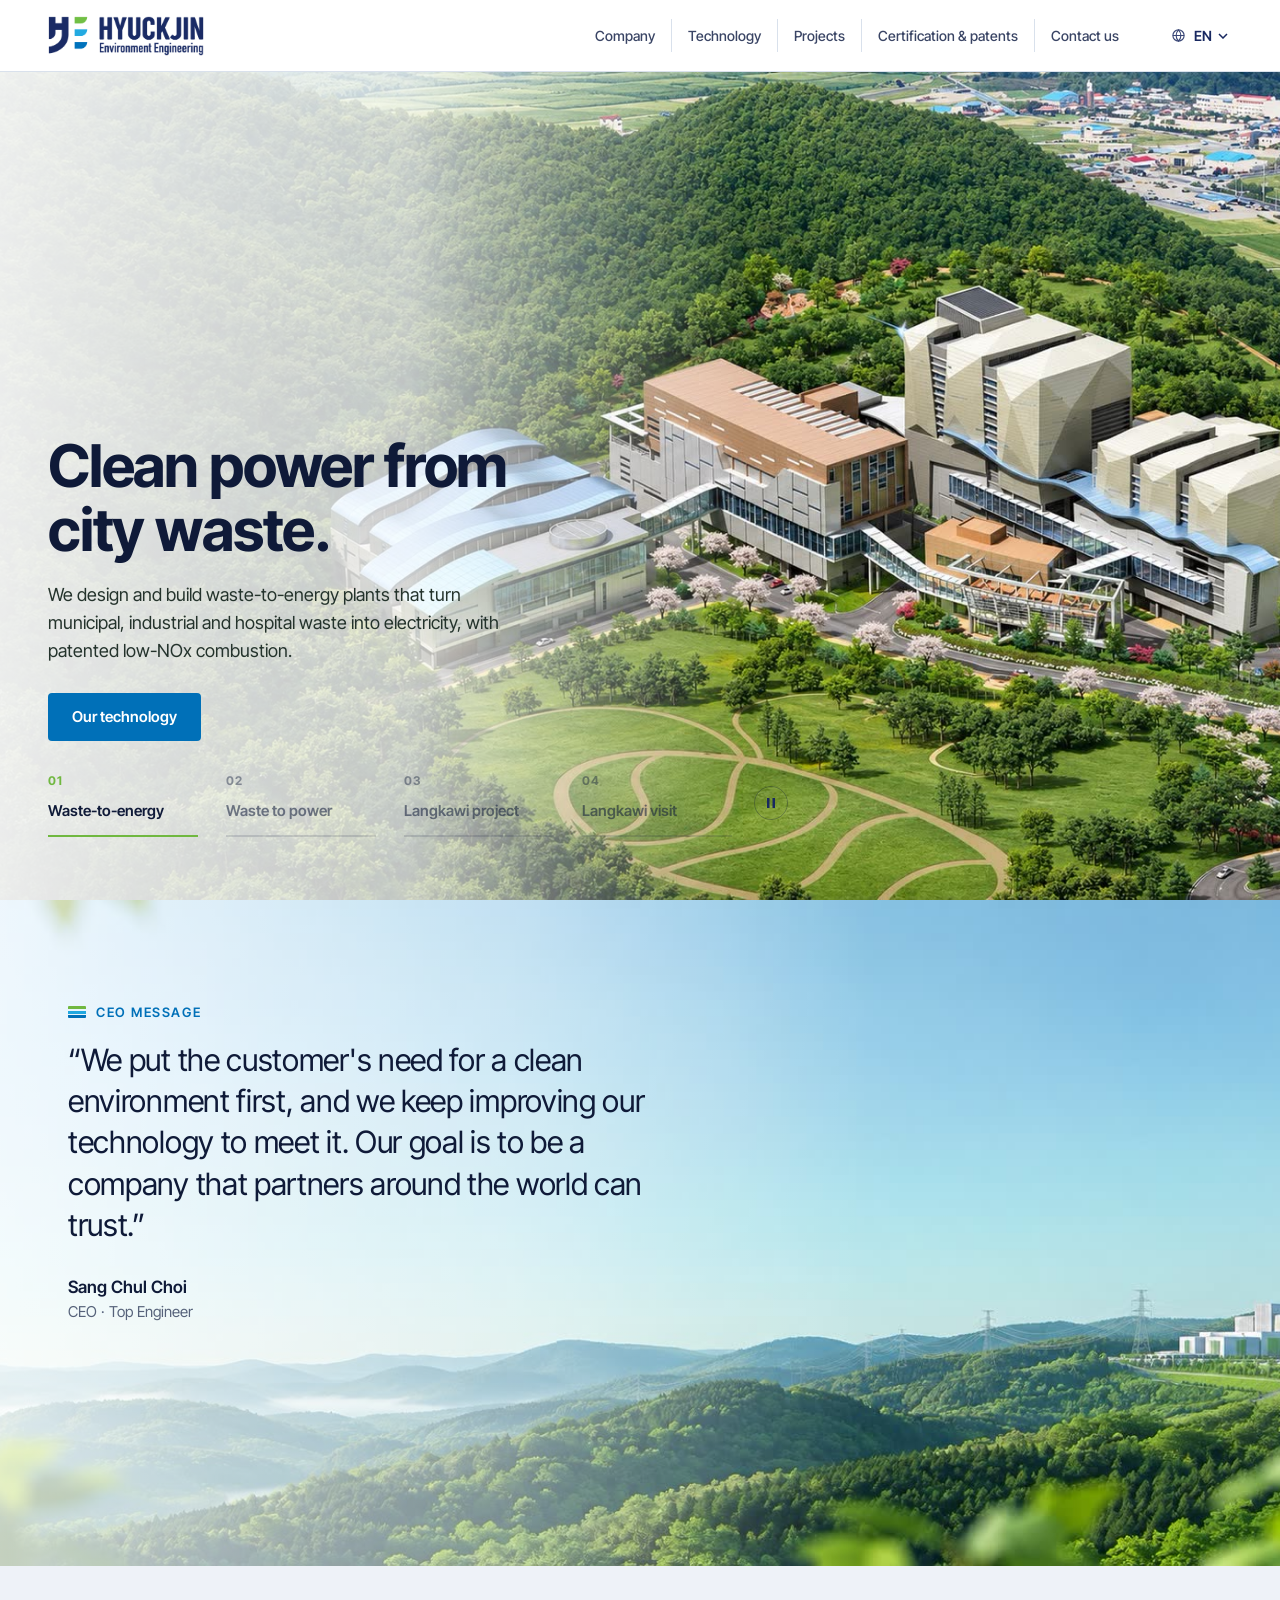
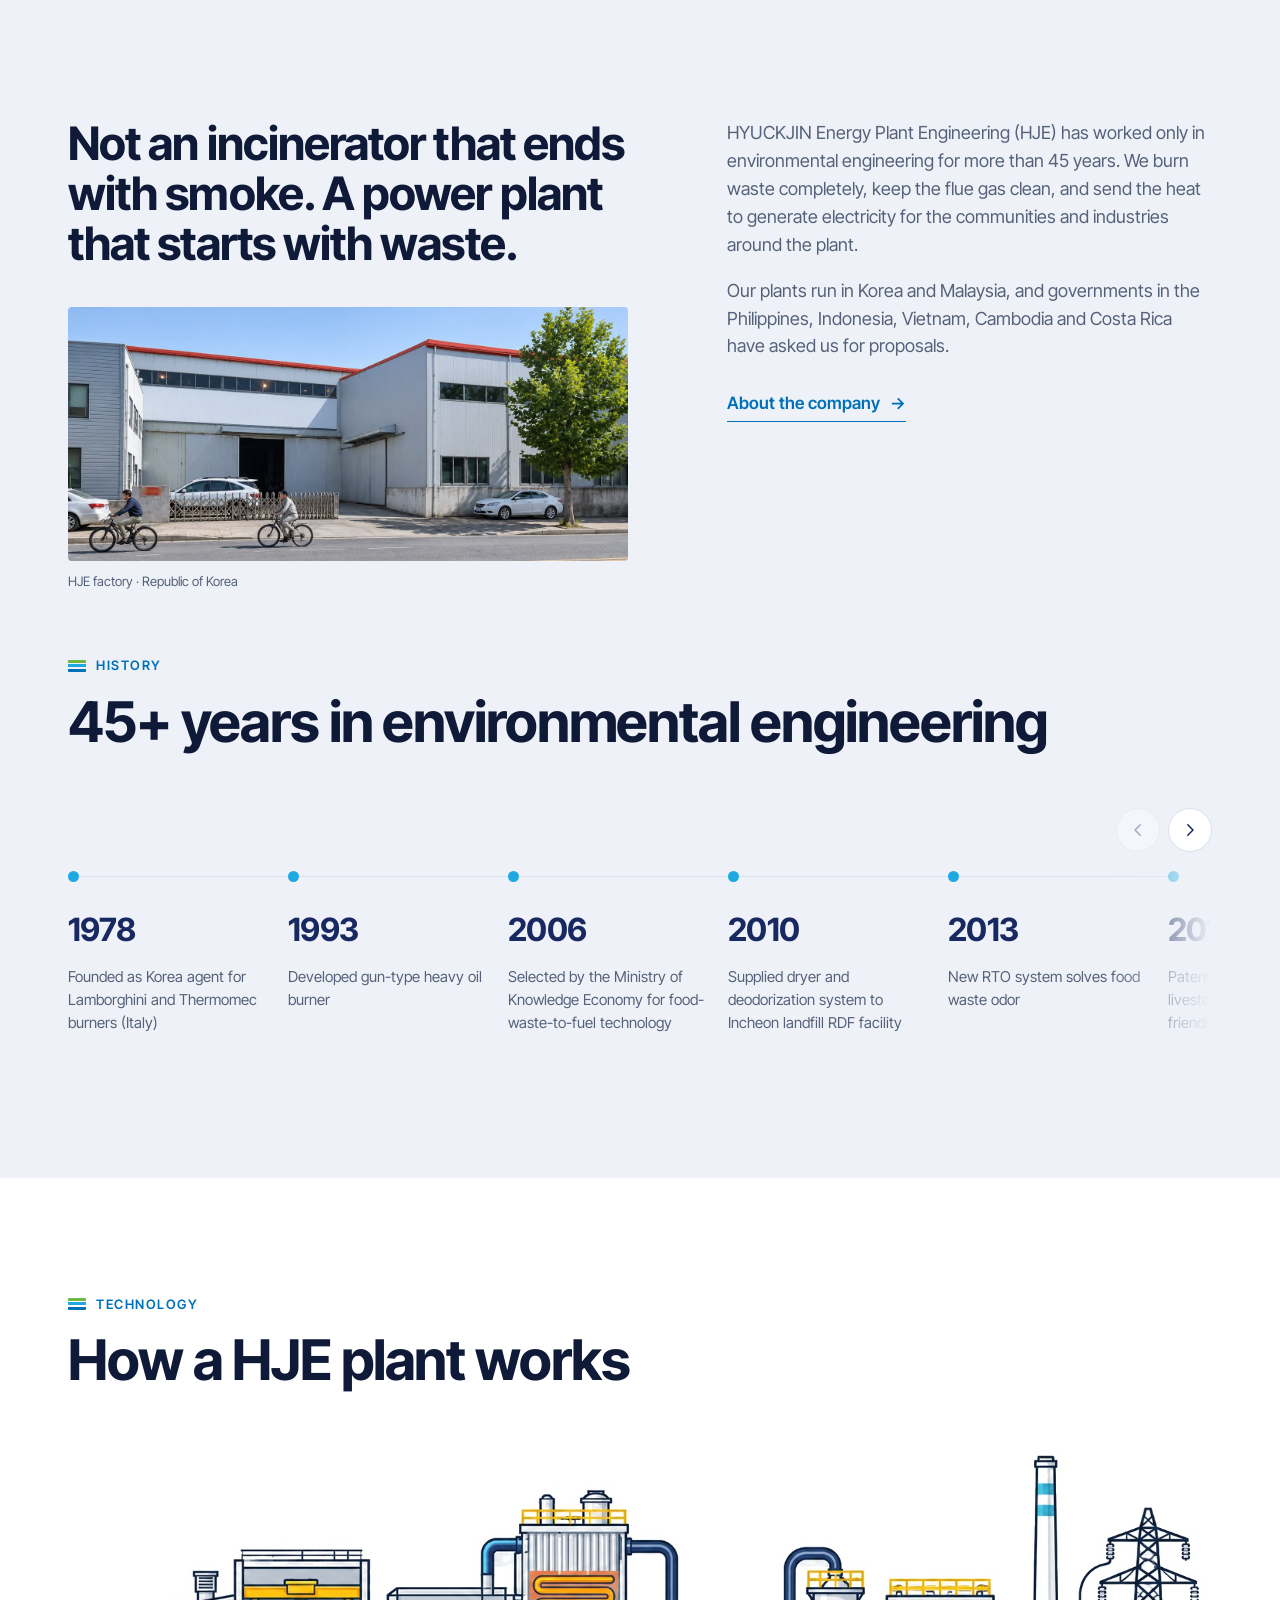
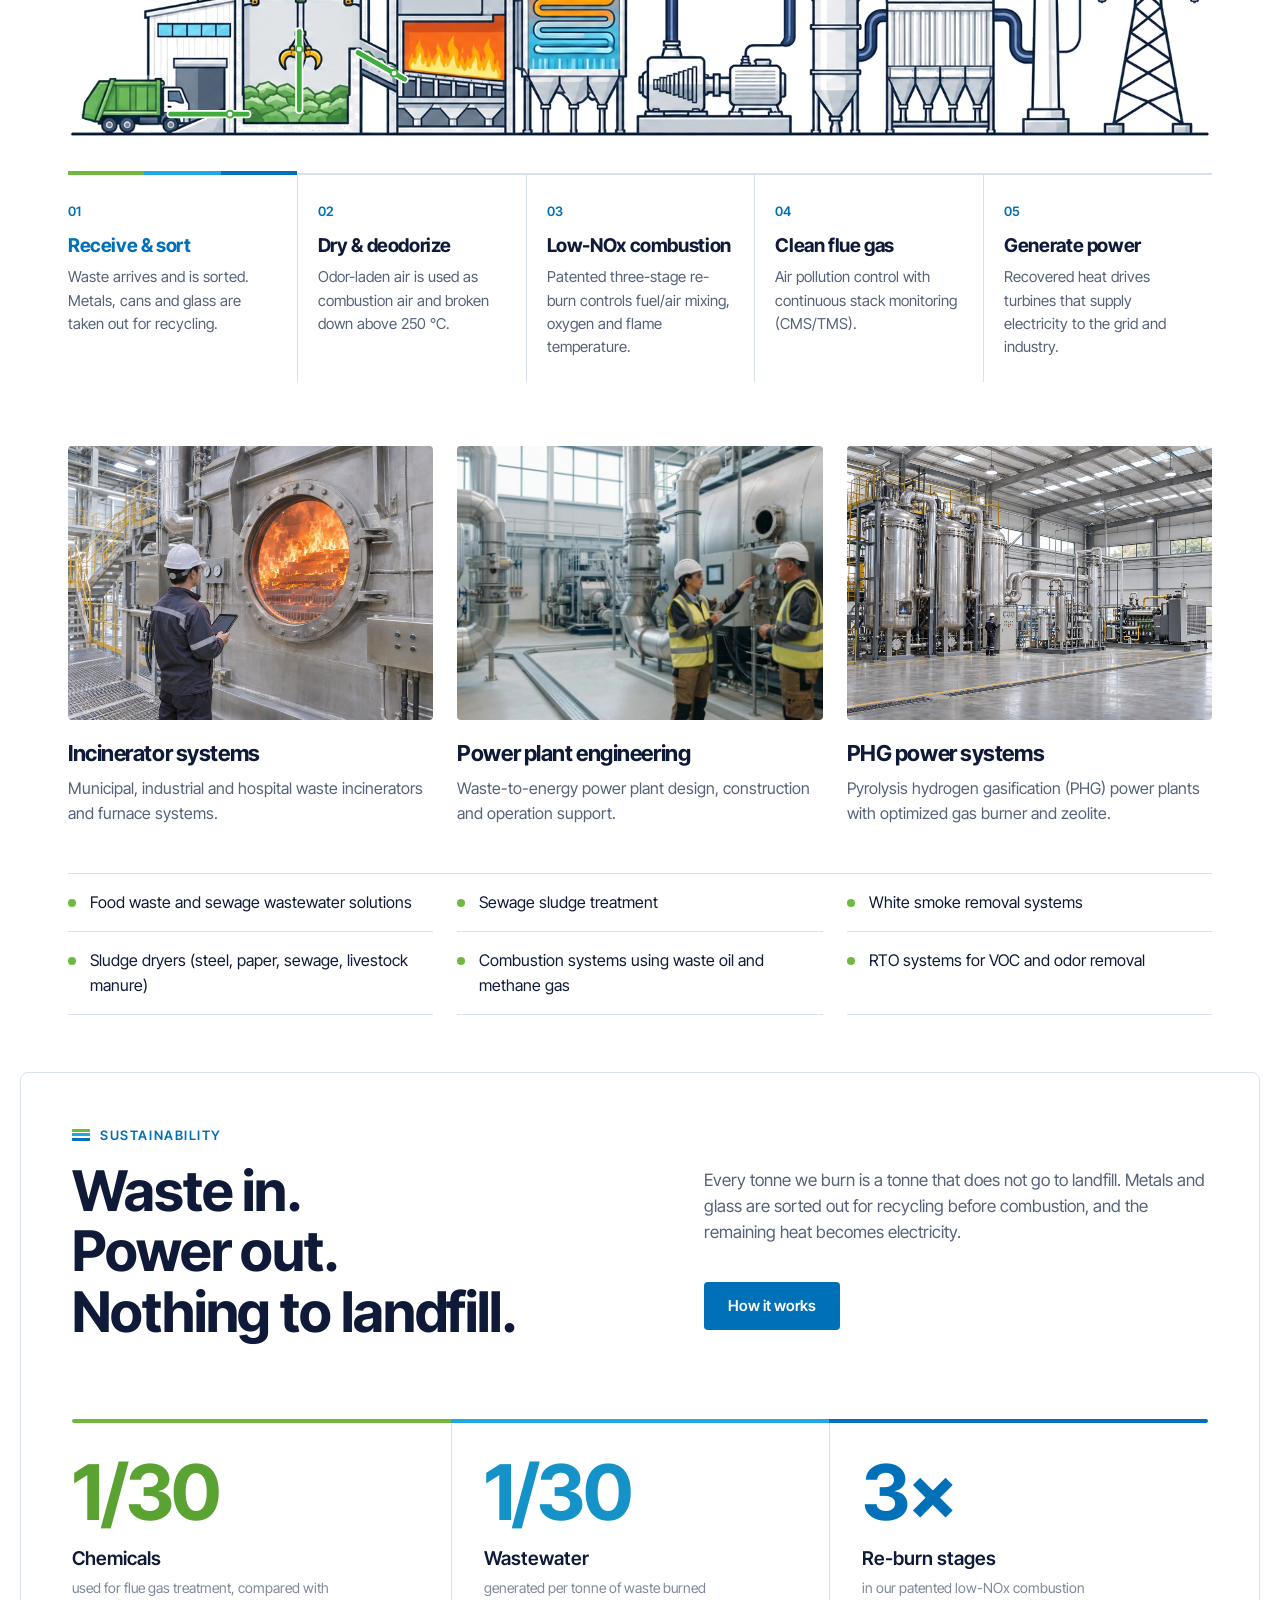
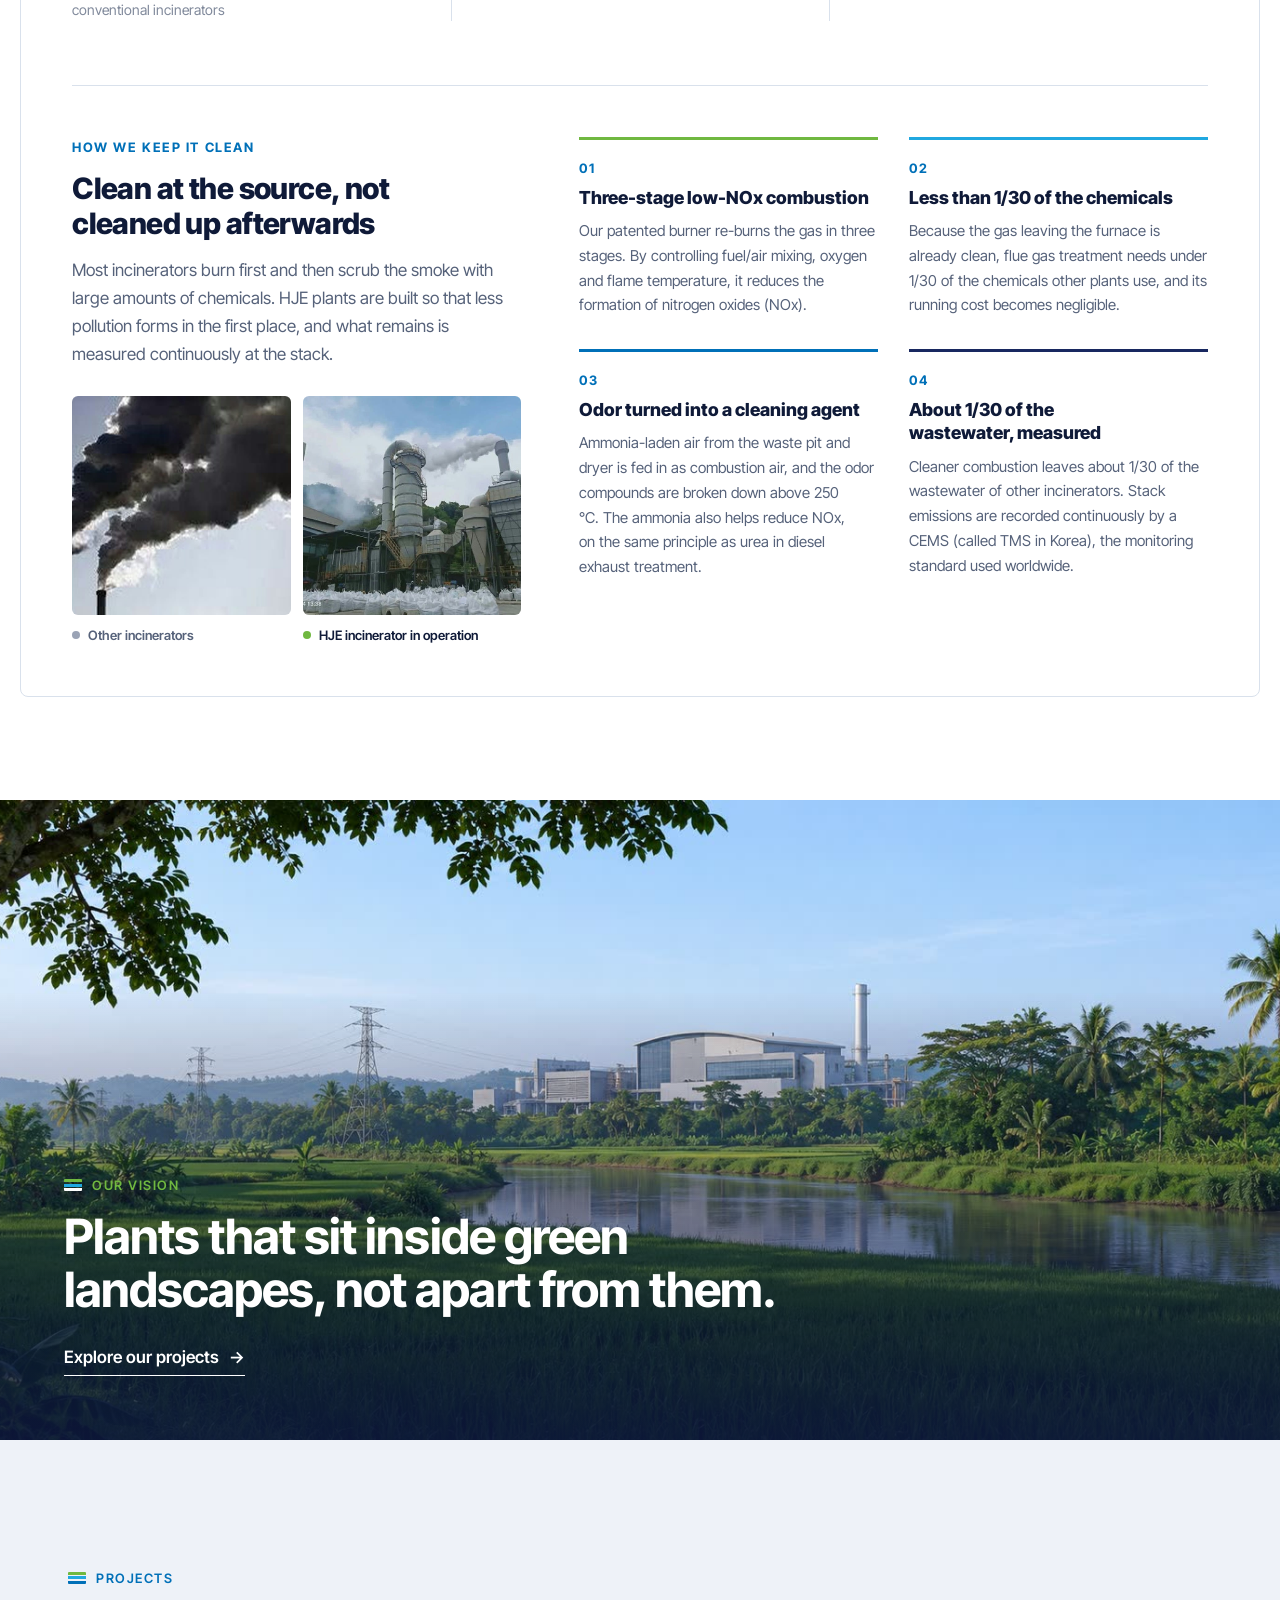
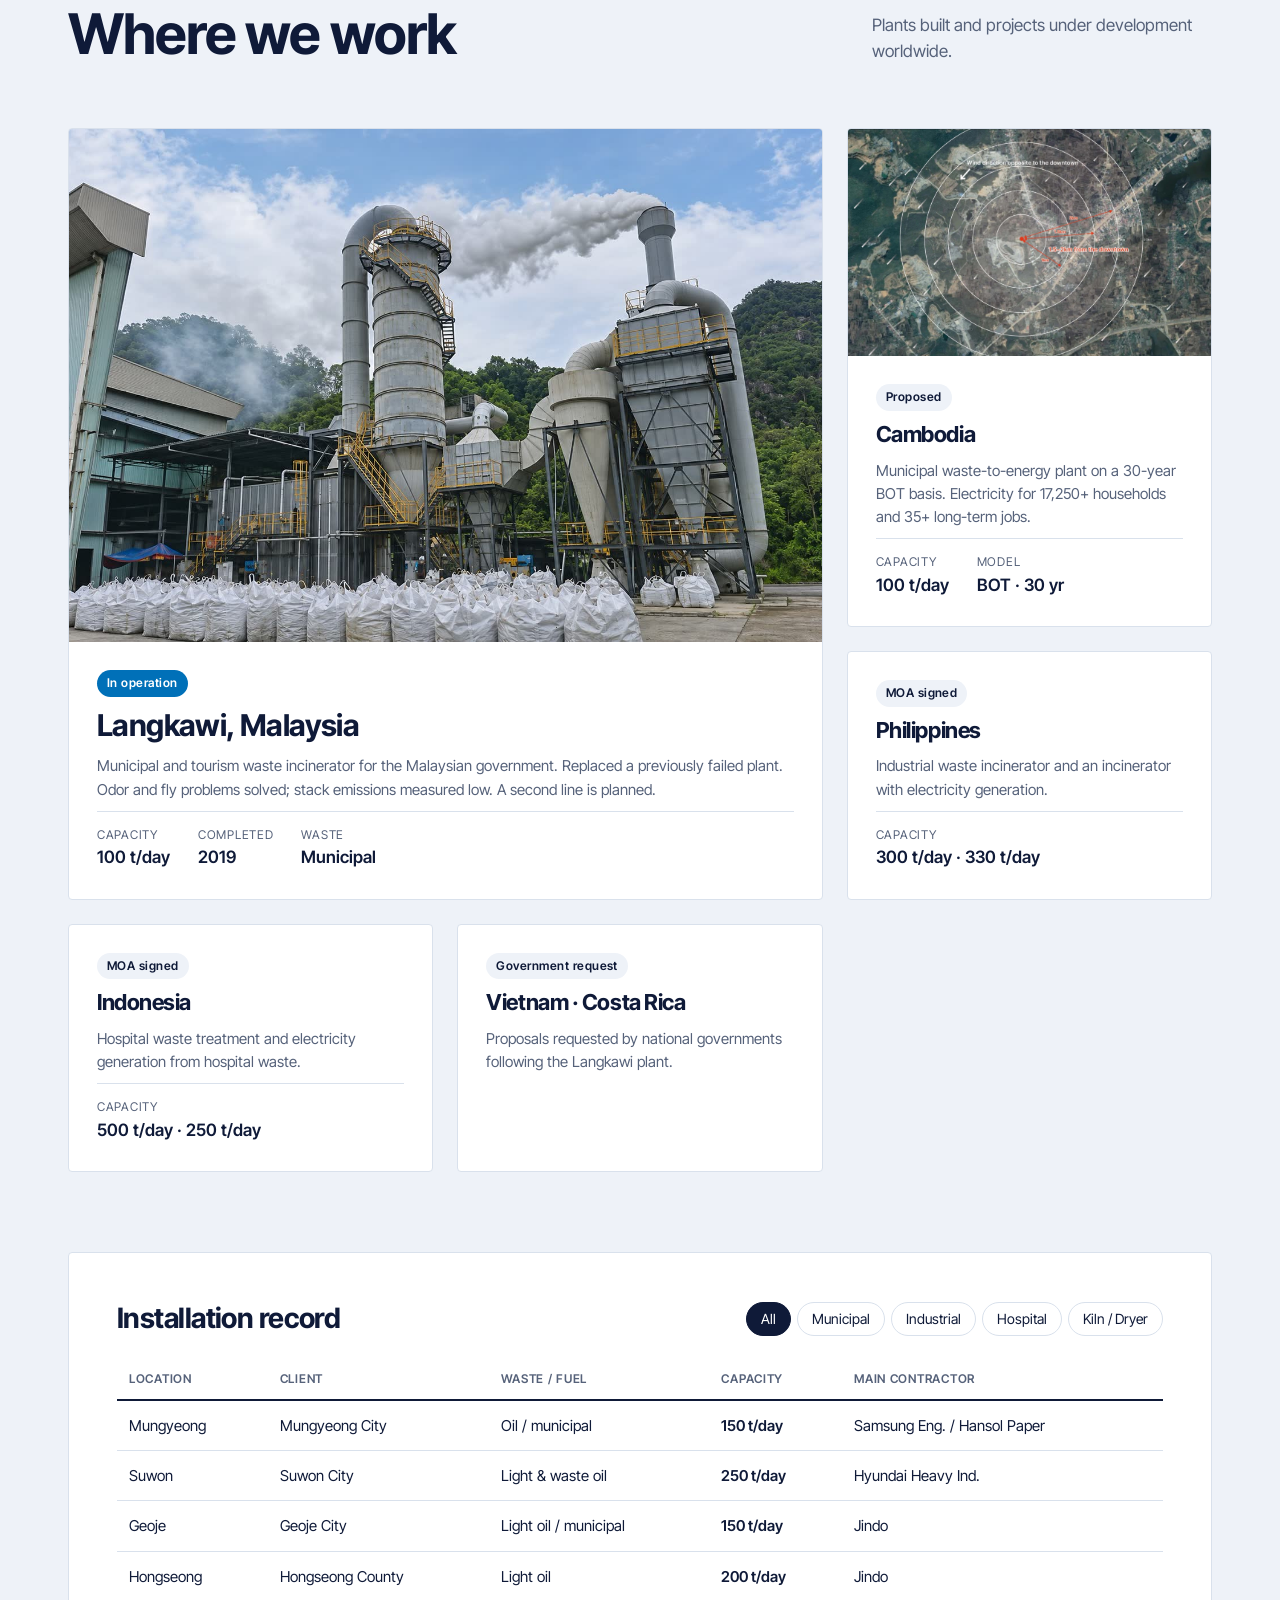
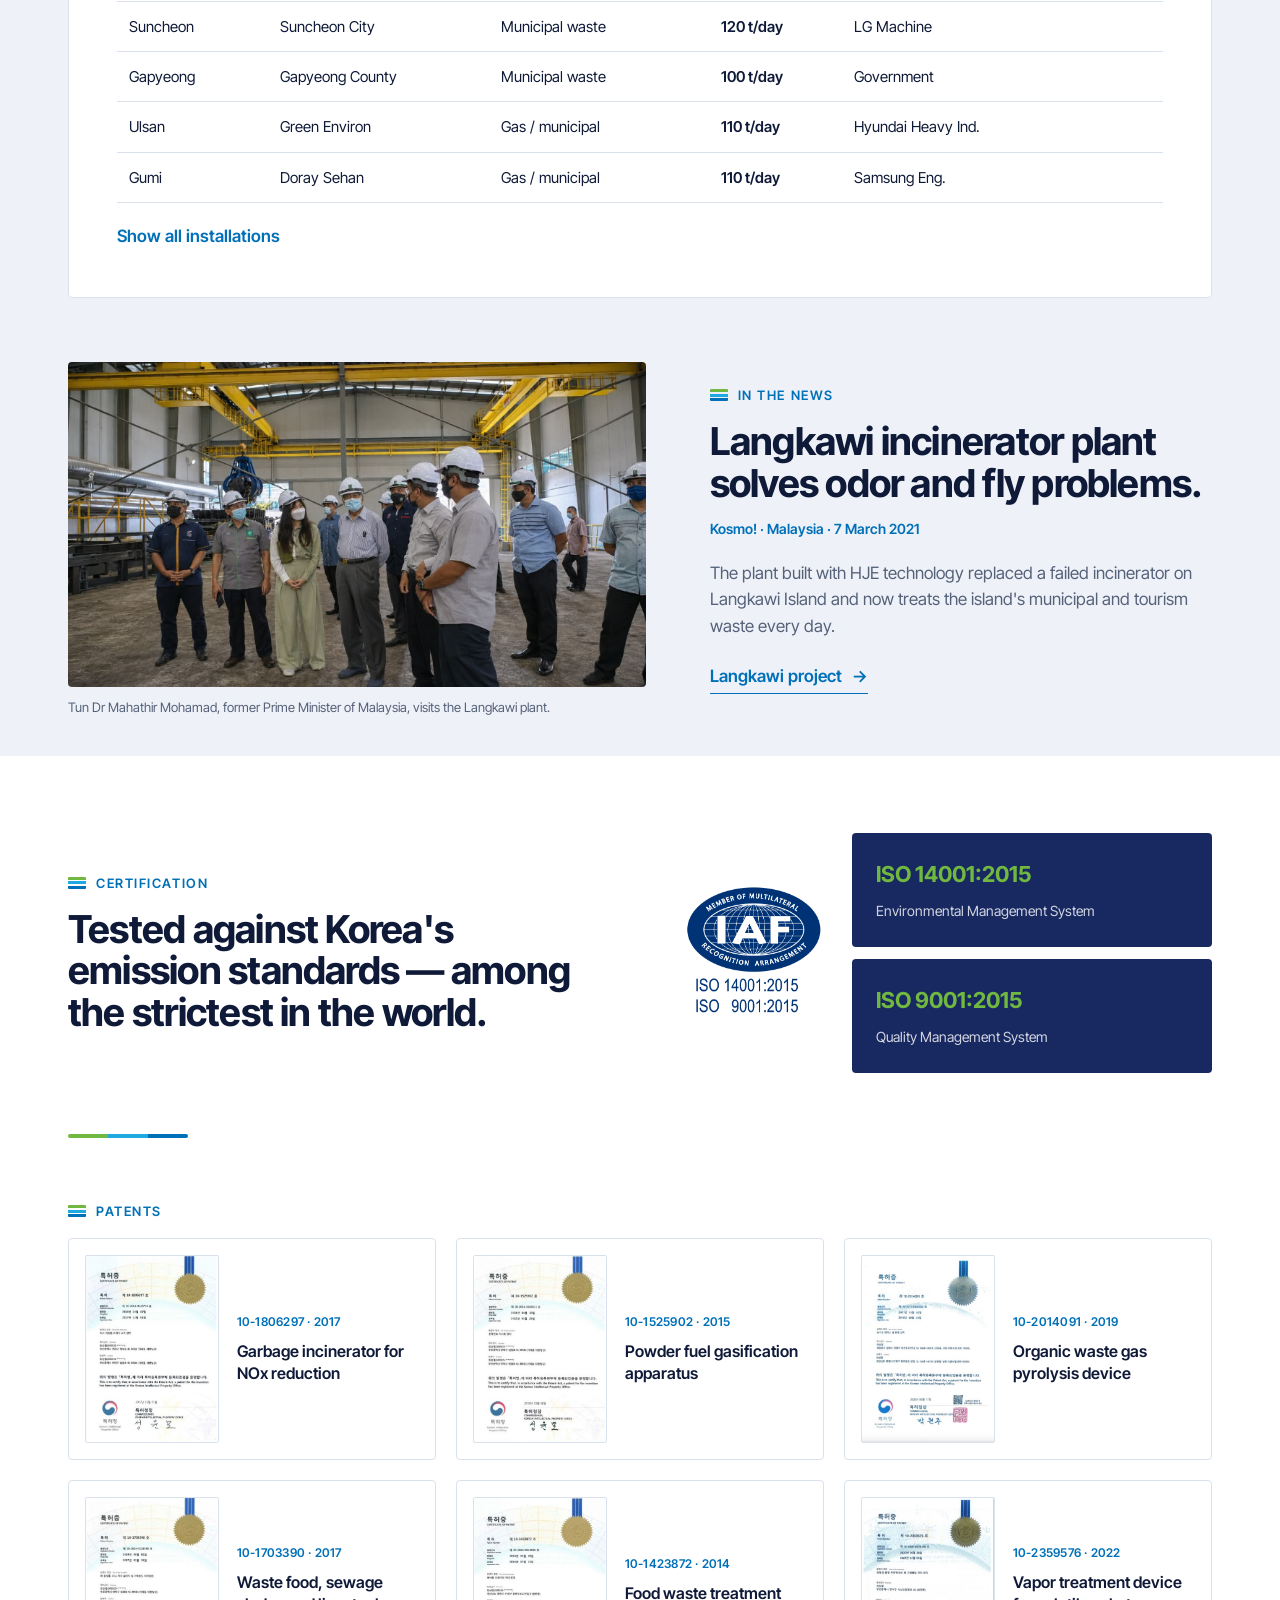
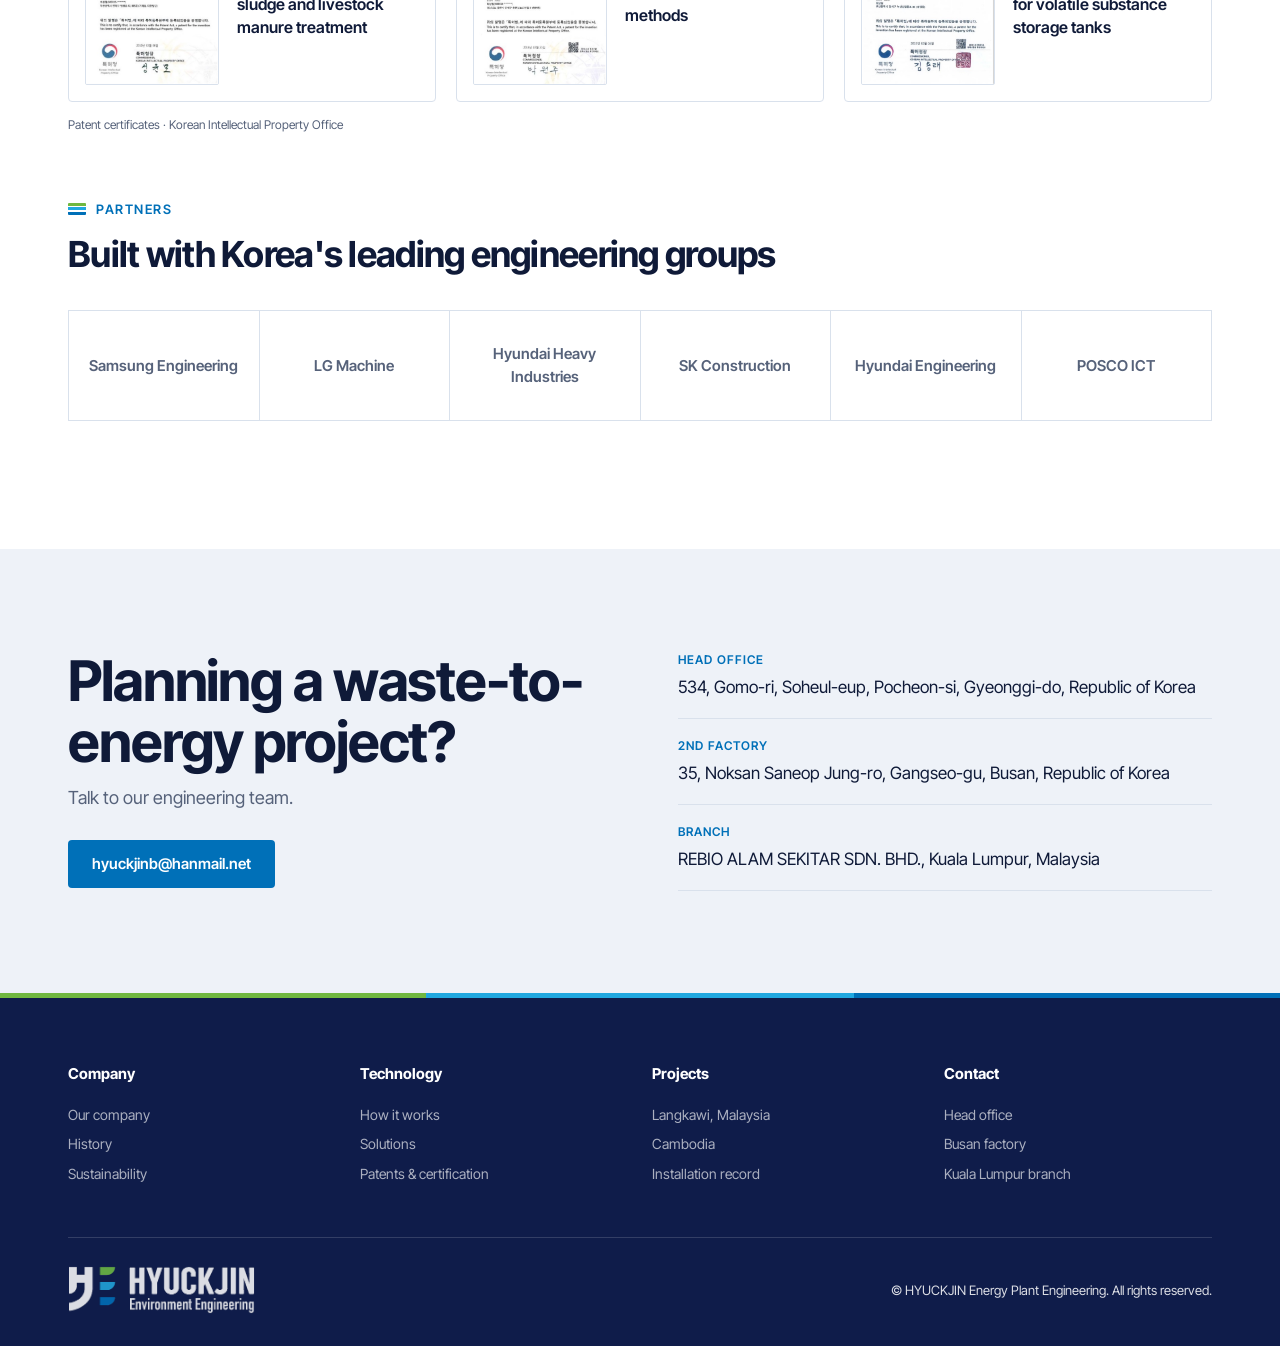
<file: index.html>
<!doctype html>
<html lang="en">
<head>
<meta charset="utf-8">
<meta name="viewport" content="width=device-width, initial-scale=1">
<title>HYUCKJIN Energy Plant Engineering</title>
<meta name="description" content="HYUCKJIN Energy Plant Engineering (HJE) — waste-to-energy plants with patented low-NOx combustion. Since 1978.">
<meta property="og:type" content="website">
<meta property="og:site_name" content="HYUCKJIN">
<meta property="og:title" content="HYUCKJIN Energy Plant Engineering">
<meta property="og:description" content="Waste-to-energy plants with patented low-NOx combustion. Since 1978.">
<meta property="og:url" content="https://scherchen99-kim.github.io/hje-homepage/">
<meta property="og:locale" content="en_US">
<meta property="og:image" content="https://scherchen99-kim.github.io/hje-homepage/assets/og-plant.jpg">
<meta property="og:image:width" content="1200">
<meta property="og:image:height" content="630">
<meta name="twitter:card" content="summary_large_image">
<meta name="twitter:image" content="https://scherchen99-kim.github.io/hje-homepage/assets/og-plant.jpg">
<link rel="image_src" href="https://scherchen99-kim.github.io/hje-homepage/assets/og-plant.jpg">
<link rel="preconnect" href="https://fonts.googleapis.com">
<link rel="preconnect" href="https://fonts.gstatic.com" crossorigin>
<link href="https://fonts.googleapis.com/css2?family=Inter+Tight:wght@400;500;600;700&display=swap" rel="stylesheet">
<link rel="stylesheet" href="style.css?v=64">
</head>
<body>

<!-- ============ HEADER ============ -->
<header class="hdr" id="top">
  <div class="hdr__in">
    <a href="#top" class="logo" aria-label="HYUCKJIN Energy Plant Engineering">
      <img decoding="async" src="assets/logo.png" alt="HYUCKJIN" width="832" height="214">
    </a>
    <nav class="nav" id="nav">
      <a href="#about">Company</a>
      <a href="#technology">Technology</a>
      <a href="#projects">Projects</a>
      <a href="#certification">Certification &amp; patents</a>
      <a href="#contact">Contact us</a>
    </nav>
    <div class="hdr__tools">
      <div class="lang">
        <button class="lang__btn" aria-haspopup="true"><svg class="globe" width="15" height="15" viewBox="0 0 24 24" fill="none" stroke="currentColor" stroke-width="1.8" aria-hidden="true"><circle cx="12" cy="12" r="9"/><path d="M3 12h18M12 3c2.5 2.6 3.8 5.6 3.8 9s-1.3 6.4-3.8 9c-2.5-2.6-3.8-5.6-3.8-9S9.5 5.6 12 3z"/></svg>EN <svg width="10" height="6" viewBox="0 0 10 6"><path d="M1 1l4 4 4-4" stroke="currentColor" fill="none" stroke-width="1.5"/></svg></button>
        <ul class="lang__menu">
          <li><a href="" lang="en" aria-current="true"><span>English</span><small>EN</small></a></li>
          <li><a href="ko/" lang="ko"><span>한국어</span><small>KO</small></a></li>
          <li><a href="zh/" lang="zh-CN"><span>简体中文</span><small>ZH</small></a></li>
          <li><a href="es/" lang="es"><span>Español</span><small>ES</small></a></li>
          <li><a href="ms/" lang="ms"><span>Bahasa Melayu</span><small>MS</small></a></li>
        </ul>
      </div>
      <button class="burger" id="burger" aria-label="Menu"><span></span><span></span></button>
    </div>
  </div>
</header>

<main>

<!-- ============ HERO (carousel) ============ -->
<section class="hero" id="hero">
  <div class="hero__slides">
    <article class="slide is-on" style="--img:url(assets/ari/05-plant-hero.jpg)">
      <div class="slide__txt">
        <h1>Clean power from city waste.</h1>
        <p>We design and build waste-to-energy plants that turn municipal, industrial and hospital waste into electricity, with patented low-NOx combustion.</p>
        <a href="#technology" class="btn btn--fill">Our technology</a>
      </div>
    </article>
    <article class="slide" style="--img:url(assets/conveyor.jpg)">
      <div class="slide__txt">
        <h1>More power from every tonne of waste.</h1>
        <p>Waste is sorted, dried and burned completely. The recovered heat drives turbines, turning city waste into a steady supply of electricity.</p>
        <a href="#technology" class="btn btn--fill">How it works</a>
      </div>
    </article>
    <article class="slide" style="--img:url(assets/ari/01-langkawi-plant.jpg)">
      <div class="slide__txt">
        <h1>Langkawi, Malaysia.</h1>
        <p>A 100 t/day municipal waste plant ordered by the Malaysian government. Approved for operation after government technology tests and commissioning.</p>
        <a href="#projects" class="btn btn--fill">View the project</a>
      </div>
    </article>
    <article class="slide slide--dark" style="--img:url(assets/ari/08-visit.jpg)">
      <div class="slide__txt">
        <h1>Trusted by governments.</h1>
        <p>Tun Dr Mahathir Mohamad, former Prime Minister of Malaysia, visited our Langkawi plant in March 2021.</p>
        <a href="#news" class="btn btn--fill">In the news</a>
      </div>
    </article>
  </div>

  <div class="hero__cards" role="tablist">
    <button class="hcard is-on" data-i="0"><img decoding="async" src="assets/ari/05-plant-hero.jpg" alt=""><span>Waste-to-energy</span><i></i></button>
    <button class="hcard" data-i="1"><img decoding="async" src="assets/conveyor.jpg" alt=""><span>Waste to power</span><i></i></button>
    <button class="hcard" data-i="2"><img decoding="async" src="assets/ari/01-langkawi-plant.jpg" alt=""><span>Langkawi project</span><i></i></button>
    <button class="hcard" data-i="3"><img decoding="async" src="assets/ari/08-visit.jpg" alt=""><span>Langkawi visit</span><i></i></button>
    <button class="hero__pause" id="pause" aria-label="Pause"><svg width="12" height="12" viewBox="0 0 12 12"><rect x="2" y="1" width="2.5" height="10"/><rect x="7.5" y="1" width="2.5" height="10"/></svg></button>
  </div>
  <span class="hero__scroll">Scroll</span>
</section>

<!-- ============ CEO ============ -->
<section class="ceo" id="about" style="--img:url(assets/ari/14-ceo-green.jpg)">
  <div class="wrap ceo__in">
    <blockquote class="reveal">
      <p class="eyebrow">CEO message</p>
      <p>“We put the customer's need for a clean environment first, and we keep improving our technology to meet it. Our goal is to be a company that partners around the world can trust.”</p>
      <footer>Sang Chul Choi<span>CEO · Top Engineer</span></footer>
    </blockquote>
  </div>
</section>

<!-- ============ STATEMENT ============ -->
<section class="statement" id="intro">
  <div class="wrap">
    <div class="statement__lead">
      <h2 class="reveal">Not an incinerator that ends with smoke. A power plant that starts with waste.</h2>
      <figure class="statement__photo reveal">
        <img decoding="async" src="assets/ari/04-factory.jpg" alt="HJE factory building in Korea" width="1448" height="1086" loading="lazy">
        <figcaption>HJE factory · Republic of Korea</figcaption>
      </figure>
    </div>
    <div class="statement__body reveal">
      <p>HYUCKJIN Energy Plant Engineering (HJE) has worked only in environmental engineering for more than 45 years. We burn waste completely, keep the flue gas clean, and send the heat to generate electricity for the communities and industries around the plant.</p>
      <p>Our plants run in Korea and Malaysia, and governments in the Philippines, Indonesia, Vietnam, Cambodia and Costa Rica have asked us for proposals.</p>
      <a href="#history" class="link">About the company <span>→</span></a>
    </div>
  </div>
</section>

<!-- ============ HISTORY ============ -->
<section class="history" id="history">
  <div class="wrap">
    <div class="sec-head reveal"><p class="eyebrow">History</p><h2>45+ years in environmental engineering</h2></div>
    <div class="timeline reveal" id="timeline">
      <div class="tl"><b>1978</b><p>Founded as Korea agent for Lamborghini and Thermomec burners (Italy)</p></div>
      <div class="tl"><b>1993</b><p>Developed gun-type heavy oil burner</p></div>
      <div class="tl"><b>2006</b><p>Selected by the Ministry of Knowledge Economy for food-waste-to-fuel technology</p></div>
      <div class="tl"><b>2010</b><p>Supplied dryer and deodorization system to Incheon landfill RDF facility</p></div>
      <div class="tl"><b>2013</b><p>New RTO system solves food waste odor</p></div>
      <div class="tl"><b>2014–15</b><p>Patents for waste food, livestock manure and eco-friendly processing</p></div>
      <div class="tl"><b>2016</b><p>Contract with the Malaysian government for the Langkawi incinerator</p></div>
      <div class="tl"><b>2018</b><p>Established H.J.E.C for manufacturing and export of large incinerators</p></div>
      <div class="tl"><b>2019</b><p>Langkawi plant completed · Low-NOx incinerator patent · PHG system developed</p></div>
      <div class="tl"><b>Today</b><p>Projects in development across Southeast Asia and Central America</p></div>
    </div>
  </div>
</section>

<!-- ============ TECHNOLOGY ============ -->
<section class="tech" id="technology">
  <div class="wrap">
    <div class="sec-head reveal">
      <p class="eyebrow">Technology</p>
      <h2>How a HJE plant works</h2>
    </div>


    <div class="plant reveal" id="plant">
      <img decoding="async" src="assets/plant-illustration.jpg?v=3" alt="HJE waste-to-energy plant: receiving, combustion, heat recovery, flue gas cleaning and power generation" width="1672" height="520">
      <svg class="plant__fx" viewBox="0 260 1672 520" aria-hidden="true">
        <defs>
          <radialGradient id="gOrange"><stop offset="0" stop-color="#ff7a1a" stop-opacity=".75"/><stop offset="1" stop-color="#ff7a1a" stop-opacity="0"/></radialGradient>
          <radialGradient id="gYellow"><stop offset="0" stop-color="#f5b400" stop-opacity=".8"/><stop offset="1" stop-color="#f5b400" stop-opacity="0"/></radialGradient>
        </defs>
        <circle class="fx-glow" data-step="3" cx="565" cy="610" r="95" fill="url(#gOrange)" style="animation-delay:0.0s"/>
        <circle class="fx-glow" data-step="3" cx="738" cy="550" r="80" fill="url(#gOrange)" style="animation-delay:0.3s"/>
        <circle class="fx-glow" data-step="5" cx="900" cy="660" r="60" fill="url(#gYellow)" style="animation-delay:0.6s"/>
        <circle class="fx-glow" data-step="5" cx="1006" cy="665" r="55" fill="url(#gYellow)" style="animation-delay:0.9s"/>
        <circle class="fx-glow" data-step="5" cx="1578" cy="520" r="95" fill="url(#gYellow)" style="animation-delay:1.2s"/>
        <path id="fp0" class="fx-under" data-step="1" d="M150,706 L262,706"/>
        <path class="fx-path fx-waste" data-step="1" d="M150,706 L262,706"/>
        <path id="fp1" class="fx-under" data-step="1" d="M338,700 L338,585"/>
        <path class="fx-path fx-waste" data-step="1" d="M338,700 L338,585"/>
        <path id="fp2" class="fx-under" data-step="1" d="M424,616 L492,655"/>
        <path class="fx-path fx-waste" data-step="1" d="M424,616 L492,655"/>
        <path id="fp3" class="fx-under" data-step="2" d="M478,676 L640,676"/>
        <path class="fx-path fx-air" data-step="2" d="M478,676 L640,676"/>
        <path id="fp4" class="fx-under" data-step="3" d="M613,535 L613,458 L660,458"/>
        <path class="fx-path fx-heat" data-step="3" d="M613,535 L613,458 L660,458"/>
        <path id="fp5" class="fx-under" data-step="4" d="M986,622 L1041,602 L1051,595 L1051,477 L1126,477 L1126,505"/>
        <path class="fx-path fx-gas" data-step="4" d="M986,622 L1041,602 L1051,595 L1051,477 L1126,477 L1126,505"/>
        <path id="fp6" class="fx-under" data-step="4" d="M1161,612 L1168,612 L1168,560 L1200,558"/>
        <path class="fx-path fx-gas" data-step="4" d="M1161,612 L1168,612 L1168,560 L1200,558"/>
        <path id="fp7" class="fx-under" data-step="4" d="M1353,555 L1386,560 L1396,610 L1411,615"/>
        <path class="fx-path fx-gas" data-step="4" d="M1353,555 L1386,560 L1396,610 L1411,615"/>
        <path id="fp8" class="fx-under" data-step="4" d="M1436,600 L1436,338"/>
        <path class="fx-path fx-clean" data-step="4" d="M1436,600 L1436,338"/>
        <path id="fp9" class="fx-under" data-step="5" d="M822,458 L876,458 L876,614"/>
        <path class="fx-path fx-steam" data-step="5" d="M822,458 L876,458 L876,614"/>
        <path id="fp10" class="fx-under" data-step="5" d="M1006,702 L1006,752 L1580,752 L1580,735"/>
        <path class="fx-path fx-power" data-step="5" d="M1006,702 L1006,752 L1580,752 L1580,735"/>
        <circle class="fx-dot fx-waste" data-step="1" r="5"><animateMotion dur="1.4s" begin="0.00s" repeatCount="indefinite"><mpath href="#fp0"/></animateMotion></circle>
        <circle class="fx-dot fx-waste" data-step="1" r="5"><animateMotion dur="1.4s" begin="0.00s" repeatCount="indefinite"><mpath href="#fp1"/></animateMotion></circle>
        <circle class="fx-dot fx-waste" data-step="1" r="5"><animateMotion dur="1.4s" begin="0.00s" repeatCount="indefinite"><mpath href="#fp2"/></animateMotion></circle>
        <circle class="fx-dot fx-air" data-step="2" r="5"><animateMotion dur="1.4s" begin="0.00s" repeatCount="indefinite"><mpath href="#fp3"/></animateMotion></circle>
        <circle class="fx-dot fx-heat" data-step="3" r="5"><animateMotion dur="1.4s" begin="0.00s" repeatCount="indefinite"><mpath href="#fp4"/></animateMotion></circle>
        <circle class="fx-dot fx-gas" data-step="4" r="5"><animateMotion dur="2.4s" begin="0.00s" repeatCount="indefinite"><mpath href="#fp5"/></animateMotion></circle>
        <circle class="fx-dot fx-gas" data-step="4" r="5"><animateMotion dur="2.4s" begin="-1.22s" repeatCount="indefinite"><mpath href="#fp5"/></animateMotion></circle>
        <circle class="fx-dot fx-gas" data-step="4" r="5"><animateMotion dur="1.4s" begin="0.00s" repeatCount="indefinite"><mpath href="#fp6"/></animateMotion></circle>
        <circle class="fx-dot fx-gas" data-step="4" r="5"><animateMotion dur="1.4s" begin="0.00s" repeatCount="indefinite"><mpath href="#fp7"/></animateMotion></circle>
        <circle class="fx-dot fx-clean" data-step="4" r="5"><animateMotion dur="2.2s" begin="0.00s" repeatCount="indefinite"><mpath href="#fp8"/></animateMotion></circle>
        <circle class="fx-dot fx-steam" data-step="5" r="5"><animateMotion dur="1.8s" begin="0.00s" repeatCount="indefinite"><mpath href="#fp9"/></animateMotion></circle>
        <circle class="fx-dot fx-power" data-step="5" r="5"><animateMotion dur="5.3s" begin="0.00s" repeatCount="indefinite"><mpath href="#fp10"/></animateMotion></circle>
        <circle class="fx-dot fx-power" data-step="5" r="5"><animateMotion dur="5.3s" begin="-1.34s" repeatCount="indefinite"><mpath href="#fp10"/></animateMotion></circle>
        <circle class="fx-dot fx-power" data-step="5" r="5"><animateMotion dur="5.3s" begin="-2.67s" repeatCount="indefinite"><mpath href="#fp10"/></animateMotion></circle>
        <circle class="fx-dot fx-power" data-step="5" r="5"><animateMotion dur="5.3s" begin="-4.01s" repeatCount="indefinite"><mpath href="#fp10"/></animateMotion></circle>
        <circle class="fx-puff" data-step="4" cx="1436" cy="335" r="10"><animate attributeName="cy" values="335;250" dur="3s" begin="0s" repeatCount="indefinite"/><animate attributeName="r" values="8;26" dur="3s" begin="0s" repeatCount="indefinite"/><animate attributeName="opacity" values=".9;0" dur="3s" begin="0s" repeatCount="indefinite"/></circle>
        <circle class="fx-puff" data-step="4" cx="1436" cy="335" r="10"><animate attributeName="cy" values="335;250" dur="3s" begin="1s" repeatCount="indefinite"/><animate attributeName="r" values="8;26" dur="3s" begin="1s" repeatCount="indefinite"/><animate attributeName="opacity" values=".9;0" dur="3s" begin="1s" repeatCount="indefinite"/></circle>
        <circle class="fx-puff" data-step="4" cx="1436" cy="335" r="10"><animate attributeName="cy" values="335;250" dur="3s" begin="2s" repeatCount="indefinite"/><animate attributeName="r" values="8;26" dur="3s" begin="2s" repeatCount="indefinite"/><animate attributeName="opacity" values=".9;0" dur="3s" begin="2s" repeatCount="indefinite"/></circle>
      </svg>
    </div>

    <ol class="flow reveal">
      <li><span>01</span><h3>Receive &amp; sort</h3><p>Waste arrives and is sorted. Metals, cans and glass are taken out for recycling.</p></li>
      <li><span>02</span><h3>Dry &amp; deodorize</h3><p>Odor-laden air is used as combustion air and broken down above 250 °C.</p></li>
      <li><span>03</span><h3>Low-NOx combustion</h3><p>Patented three-stage re-burn controls fuel/air mixing, oxygen and flame temperature.</p></li>
      <li><span>04</span><h3>Clean flue gas</h3><p>Air pollution control with continuous stack monitoring (CMS/TMS).</p></li>
      <li><span>05</span><h3>Generate power</h3><p>Recovered heat drives turbines that supply electricity to the grid and industry.</p></li>
    </ol>

    <div class="tech__grid">
      <article class="tcard reveal"><img decoding="async" src="assets/ari/09-incinerator.jpg" alt="Engineer checking the grate furnace through an inspection window"><div><h3>Incinerator systems</h3><p>Municipal, industrial and hospital waste incinerators and furnace systems.</p></div></article>
      <article class="tcard reveal"><img decoding="async" src="assets/gemini-engineers.jpg" alt="Engineers inspecting plant equipment"><div><h3>Power plant engineering</h3><p>Waste-to-energy power plant design, construction and operation support.</p></div></article>
      <article class="tcard reveal"><img decoding="async" src="assets/ari/10-phg.jpg" alt="Pyrolysis gasification reactors connected to a gas engine generator"><div><h3>PHG power systems</h3><p>Pyrolysis hydrogen gasification (PHG) power plants with optimized gas burner and zeolite.</p></div></article>
    </div>

    <ul class="tech__list reveal">
      <li>Food waste and sewage wastewater solutions</li>
      <li>Sewage sludge treatment</li>
      <li>White smoke removal systems</li>
      <li>Sludge dryers (steel, paper, sewage, livestock manure)</li>
      <li>Combustion systems using waste oil and methane gas</li>
      <li>RTO systems for VOC and odor removal</li>
    </ul>
  </div>
</section>

<!-- ============ IMPACT PANEL (grey + dark stats) ============ -->
<section class="impact" id="sustainability">
  <div class="impact__panel reveal">
    <div class="impact__txt">
      <p class="eyebrow">Sustainability</p>
      <h2>Waste in.<br>Power out.<br>Nothing to landfill.</h2>
      <p>Every tonne we burn is a tonne that does not go to landfill. Metals and glass are sorted out for recycling before combustion, and the remaining heat becomes electricity.</p>
      <a href="#technology" class="btn btn--fill">How it works</a>
    </div>
    <div class="impact__stats">
      <div class="stat"><b><span class="count" data-to="30" data-pre="1/">1/30</span></b><em>Chemicals</em><p>used for flue gas treatment, compared with conventional incinerators</p></div>
      <div class="stat"><b><span class="count" data-to="30" data-pre="1/">1/30</span></b><em>Wastewater</em><p>generated per tonne of waste burned</p></div>
      <div class="stat"><b><span class="count" data-to="3">3</span>×</b><em>Re-burn stages</em><p>in our patented low-NOx combustion</p></div>
    </div>
    <div class="clean">
      <div class="clean__intro">
        <p class="clean__kicker">How we keep it clean</p>
        <h3>Clean at the source, not cleaned up afterwards</h3>
        <p>Most incinerators burn first and then scrub the smoke with large amounts of chemicals. HJE plants are built so that less pollution forms in the first place, and what remains is measured continuously at the stack.</p>
        <div class="clean__compare">
          <figure class="is-other"><img decoding="async" src="assets/smoke-other.jpg" alt="Black smoke from another incinerator stack" loading="lazy" data-zoom><figcaption>Other incinerators</figcaption></figure>
          <figure class="is-hje"><img decoding="async" src="assets/smoke-hje.jpg" alt="HJE incinerator stack in operation" loading="lazy" data-zoom><figcaption>HJE incinerator in operation</figcaption></figure>
        </div>
      </div>
      <ol class="clean__list">
        <li><span>01</span><h4>Three-stage low-NOx combustion</h4><p>Our patented burner re-burns the gas in three stages. By controlling fuel/air mixing, oxygen and flame temperature, it reduces the formation of nitrogen oxides (NOx).</p></li>
        <li><span>02</span><h4>Less than 1/30 of the chemicals</h4><p>Because the gas leaving the furnace is already clean, flue gas treatment needs under 1/30 of the chemicals other plants use, and its running cost becomes negligible.</p></li>
        <li><span>03</span><h4>Odor turned into a cleaning agent</h4><p>Ammonia-laden air from the waste pit and dryer is fed in as combustion air, and the odor compounds are broken down above 250 °C. The ammonia also helps reduce NOx, on the same principle as urea in diesel exhaust treatment.</p></li>
        <li><span>04</span><h4>About 1/30 of the wastewater, measured</h4><p>Cleaner combustion leaves about 1/30 of the wastewater of other incinerators. Stack emissions are recorded continuously by a CEMS (called TMS in Korea), the monitoring standard used worldwide.</p></li>
      </ol>
    </div>
  </div>
</section>

<!-- ============ FEATURE (full-bleed story) ============ -->
<section class="feature" style="--img:url(assets/ari/06-green-band.jpg)">
  <div class="feature__in reveal">
    <p class="eyebrow">Our vision</p>
    <h2>Plants that sit inside green landscapes, not apart from them.</h2>
    <a href="#projects" class="link link--light">Explore our projects <span>→</span></a>
  </div>
</section>

<!-- ============ PROJECTS ============ -->
<section class="projects" id="projects">
  <div class="wrap">
    <div class="sec-head sec-head--row reveal">
      <div><p class="eyebrow">Projects</p><h2>Where we work</h2></div>
      <p class="sec-head__note">Plants built and projects under development worldwide.</p>
    </div>

    <div class="pgrid">
      <article class="pcard pcard--big reveal">
        <img decoding="async" src="assets/ari/01-langkawi-plant.jpg" alt="Langkawi incinerator plant">
        <div class="pcard__body">
          <span class="tag tag--done">In operation</span>
          <h3>Langkawi, Malaysia</h3>
          <p>Municipal and tourism waste incinerator for the Malaysian government. Replaced a previously failed plant. Odor and fly problems solved; stack emissions measured low. A second line is planned.</p>
          <dl><div><dt>Capacity</dt><dd>100 t/day</dd></div><div><dt>Completed</dt><dd>2019</dd></div><div><dt>Waste</dt><dd>Municipal</dd></div></dl>
        </div>
      </article>
      <article class="pcard reveal">
        <img decoding="async" class="pcard__map" data-zoom src="assets/cambodia-site-map.jpg" alt="Proposed plant site in Cambodia, 1.5–2 km from downtown">
        <div class="pcard__body">
          <span class="tag">Proposed</span>
          <h3>Cambodia</h3>
          <p>Municipal waste-to-energy plant on a 30-year BOT basis. Electricity for 17,250+ households and 35+ long-term jobs.</p>
          <dl><div><dt>Capacity</dt><dd>100 t/day</dd></div><div><dt>Model</dt><dd>BOT · 30 yr</dd></div></dl>
        </div>
      </article>
      <article class="pcard pcard--text reveal">
        <div class="pcard__body">
          <span class="tag">MOA signed</span>
          <h3>Philippines</h3>
          <p>Industrial waste incinerator and an incinerator with electricity generation.</p>
          <dl><div><dt>Capacity</dt><dd>300 t/day · 330 t/day</dd></div></dl>
        </div>
      </article>
      <article class="pcard pcard--text reveal">
        <div class="pcard__body">
          <span class="tag">MOA signed</span>
          <h3>Indonesia</h3>
          <p>Hospital waste treatment and electricity generation from hospital waste.</p>
          <dl><div><dt>Capacity</dt><dd>500 t/day · 250 t/day</dd></div></dl>
        </div>
      </article>
      <article class="pcard pcard--text reveal">
        <div class="pcard__body">
          <span class="tag">Government request</span>
          <h3>Vietnam · Costa Rica</h3>
          <p>Proposals requested by national governments following the Langkawi plant.</p>
        </div>
      </article>
    </div>

    <!-- installation record -->
    <div class="record reveal" id="record">
      <div class="record__head">
        <h3>Installation record</h3>
        <div class="filters" role="group" aria-label="Filter">
          <button class="is-on" data-f="all">All</button>
          <button data-f="city">Municipal</button>
          <button data-f="factory">Industrial</button>
          <button data-f="hospital">Hospital</button>
          <button data-f="kiln">Kiln / Dryer</button>
        </div>
      </div>
      <div class="record__table">
        <table>
          <thead><tr><th>Location</th><th>Client</th><th>Waste / fuel</th><th>Capacity</th><th>Main contractor</th></tr></thead>
          <tbody id="recBody"></tbody>
        </table>
      </div>
      <button class="record__more" id="recMore">Show all installations</button>
    </div>
  </div>
</section>

<!-- ============ NEWS (Langkawi visit) ============ -->
<section class="news" id="news">
  <div class="wrap news__in">
    <figure class="news__img reveal">
      <img decoding="async" src="assets/ari/08-visit.jpg" alt="Tun Dr Mahathir Mohamad visiting the Langkawi incinerator plant" width="1672" height="941">
      <figcaption>Tun Dr Mahathir Mohamad, former Prime Minister of Malaysia, visits the Langkawi plant.</figcaption>
    </figure>
    <div class="news__txt reveal">
      <p class="eyebrow">In the news</p>
      <h2>Langkawi incinerator plant solves odor and fly problems.</h2>
      <p class="news__src">Kosmo! · Malaysia · 7 March 2021</p>
      <p>The plant built with HJE technology replaced a failed incinerator on Langkawi Island and now treats the island's municipal and tourism waste every day.</p>
      <a href="#projects" class="link">Langkawi project <span>→</span></a>
    </div>
  </div>
</section>

<!-- ============ PROOF: certs + patents ============ -->
<section class="proof" id="certification">
  <div class="wrap">
    <div class="proof__cert reveal">
      <div>
        <p class="eyebrow">Certification</p>
        <h2>Tested against Korea's emission standards — among the strictest in the world.</h2>
      </div>
      <div class="certs">
        <img decoding="async" class="cert-logo" src="assets/iaf-iso.png" alt="IAF MLA · ISO 14001:2015 · ISO 9001:2015" width="970" height="904">
        <div><b>ISO 14001:2015</b><span>Environmental Management System</span></div>
        <div><b>ISO 9001:2015</b><span>Quality Management System</span></div>
      </div>
    </div>
    <div class="proof__pat reveal">
      <p class="eyebrow">Patents</p>
      <div class="patent-grid">
        <a class="patent-card" href="assets/patents/patent-3.jpg">
          <img decoding="async" src="assets/patents/patent-3.jpg" alt="Korean patent certificate" width="390" height="550" loading="lazy">
          <div><span class="patent-no">10-1806297 · 2017</span><strong>Garbage incinerator for NOx reduction</strong></div>
        </a>
        <a class="patent-card" href="assets/patents/patent-1.jpg">
          <img decoding="async" src="assets/patents/patent-1.jpg" alt="Korean patent certificate" width="390" height="550" loading="lazy">
          <div><span class="patent-no">10-1525902 · 2015</span><strong>Powder fuel gasification apparatus</strong></div>
        </a>
        <a class="patent-card" href="assets/patents/patent-6.jpg">
          <img decoding="async" src="assets/patents/patent-6.jpg" alt="Korean patent certificate" width="390" height="550" loading="lazy">
          <div><span class="patent-no">10-2014091 · 2019</span><strong>Organic waste gas pyrolysis device</strong></div>
        </a>
        <a class="patent-card" href="assets/patents/patent-4.jpg">
          <img decoding="async" src="assets/patents/patent-4.jpg" alt="Korean patent certificate" width="390" height="550" loading="lazy">
          <div><span class="patent-no">10-1703390 · 2017</span><strong>Waste food, sewage sludge and livestock manure treatment</strong></div>
        </a>
        <a class="patent-card" href="assets/patents/patent-2.jpg">
          <img decoding="async" src="assets/patents/patent-2.jpg" alt="Korean patent certificate" width="390" height="550" loading="lazy">
          <div><span class="patent-no">10-1423872 · 2014</span><strong>Food waste treatment methods</strong></div>
        </a>
        <a class="patent-card" href="assets/patents/patent-5.jpg">
          <img decoding="async" src="assets/patents/patent-5.jpg" alt="Korean patent certificate" width="390" height="550" loading="lazy">
          <div><span class="patent-no">10-2359576 · 2022</span><strong>Vapor treatment device for volatile substance storage tanks</strong></div>
        </a>
      </div>
      <p class="patent-note">Patent certificates · Korean Intellectual Property Office</p>
    </div>
  </div>
</section>

<!-- ============ PARTNERS ============ -->
<section class="partners">
  <div class="wrap">
    <p class="eyebrow reveal">Partners</p>
    <h2 class="reveal">Built with Korea's leading engineering groups</h2>
    <ul class="logos reveal">
      <li>Samsung Engineering</li><li>LG Machine</li><li>Hyundai Heavy Industries</li><li>SK Construction</li><li>Hyundai Engineering</li><li>POSCO ICT</li>
    </ul>
  </div>
</section>

<!-- ============ CONTACT ============ -->
<section class="contact" id="contact">
  <div class="wrap contact__in">
    <div class="reveal">
      <h2>Planning a waste-to-energy project?</h2>
      <p>Talk to our engineering team.</p>
      <a class="btn btn--fill" href="mailto:hyuckjinb@hanmail.net">hyuckjinb@hanmail.net</a>
    </div>
    <dl class="addr reveal">
      <div><dt>Head office</dt><dd>534, Gomo-ri, Soheul-eup, Pocheon-si, Gyeonggi-do, Republic of Korea</dd></div>
      <div><dt>2nd factory</dt><dd>35, Noksan Saneop Jung-ro, Gangseo-gu, Busan, Republic of Korea</dd></div>
      <div><dt>Branch</dt><dd>REBIO ALAM SEKITAR SDN. BHD., Kuala Lumpur, Malaysia</dd></div>
    </dl>
  </div>
</section>

</main>

<!-- ============ FOOTER ============ -->
<footer class="ftr">
  <div class="wrap">
    <div class="ftr__cols">
      <div><h4>Company</h4><a href="#about">Our company</a><a href="#history">History</a><a href="#sustainability">Sustainability</a></div>
      <div><h4>Technology</h4><a href="#technology">How it works</a><a href="#technology">Solutions</a><a href="#record">Patents &amp; certification</a></div>
      <div><h4>Projects</h4><a href="#projects">Langkawi, Malaysia</a><a href="#projects">Cambodia</a><a href="#record">Installation record</a></div>
      <div><h4>Contact</h4><a href="#contact">Head office</a><a href="#contact">Busan factory</a><a href="#contact">Kuala Lumpur branch</a></div>
    </div>
    <div class="ftr__bottom">
      <a href="#top" class="logo logo--foot"><img decoding="async" src="assets/logo-light.png" alt="HYUCKJIN" width="832" height="214"></a>
      <p>© HYUCKJIN Energy Plant Engineering. All rights reserved.</p>
    </div>
  </div>
</footer>

<script src="main.js?v=64"></script>
</body>
</html>
</file>
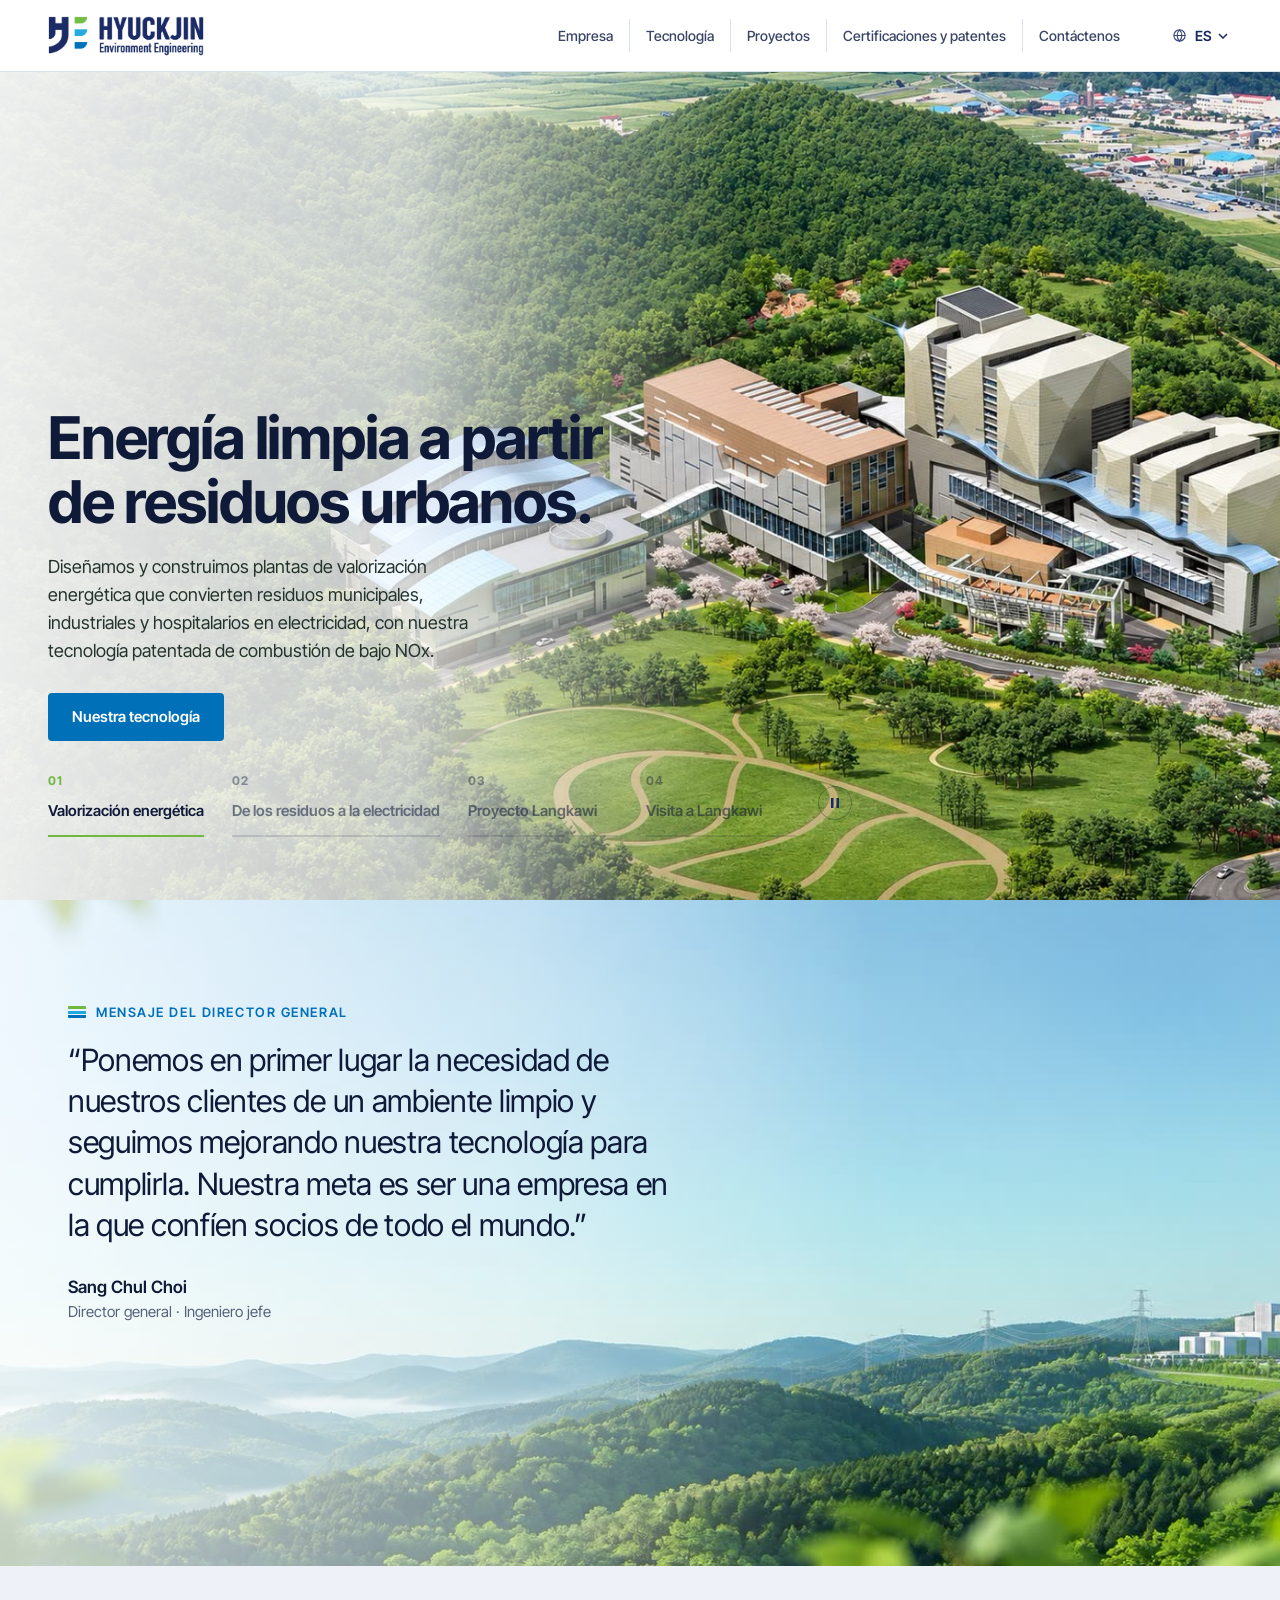
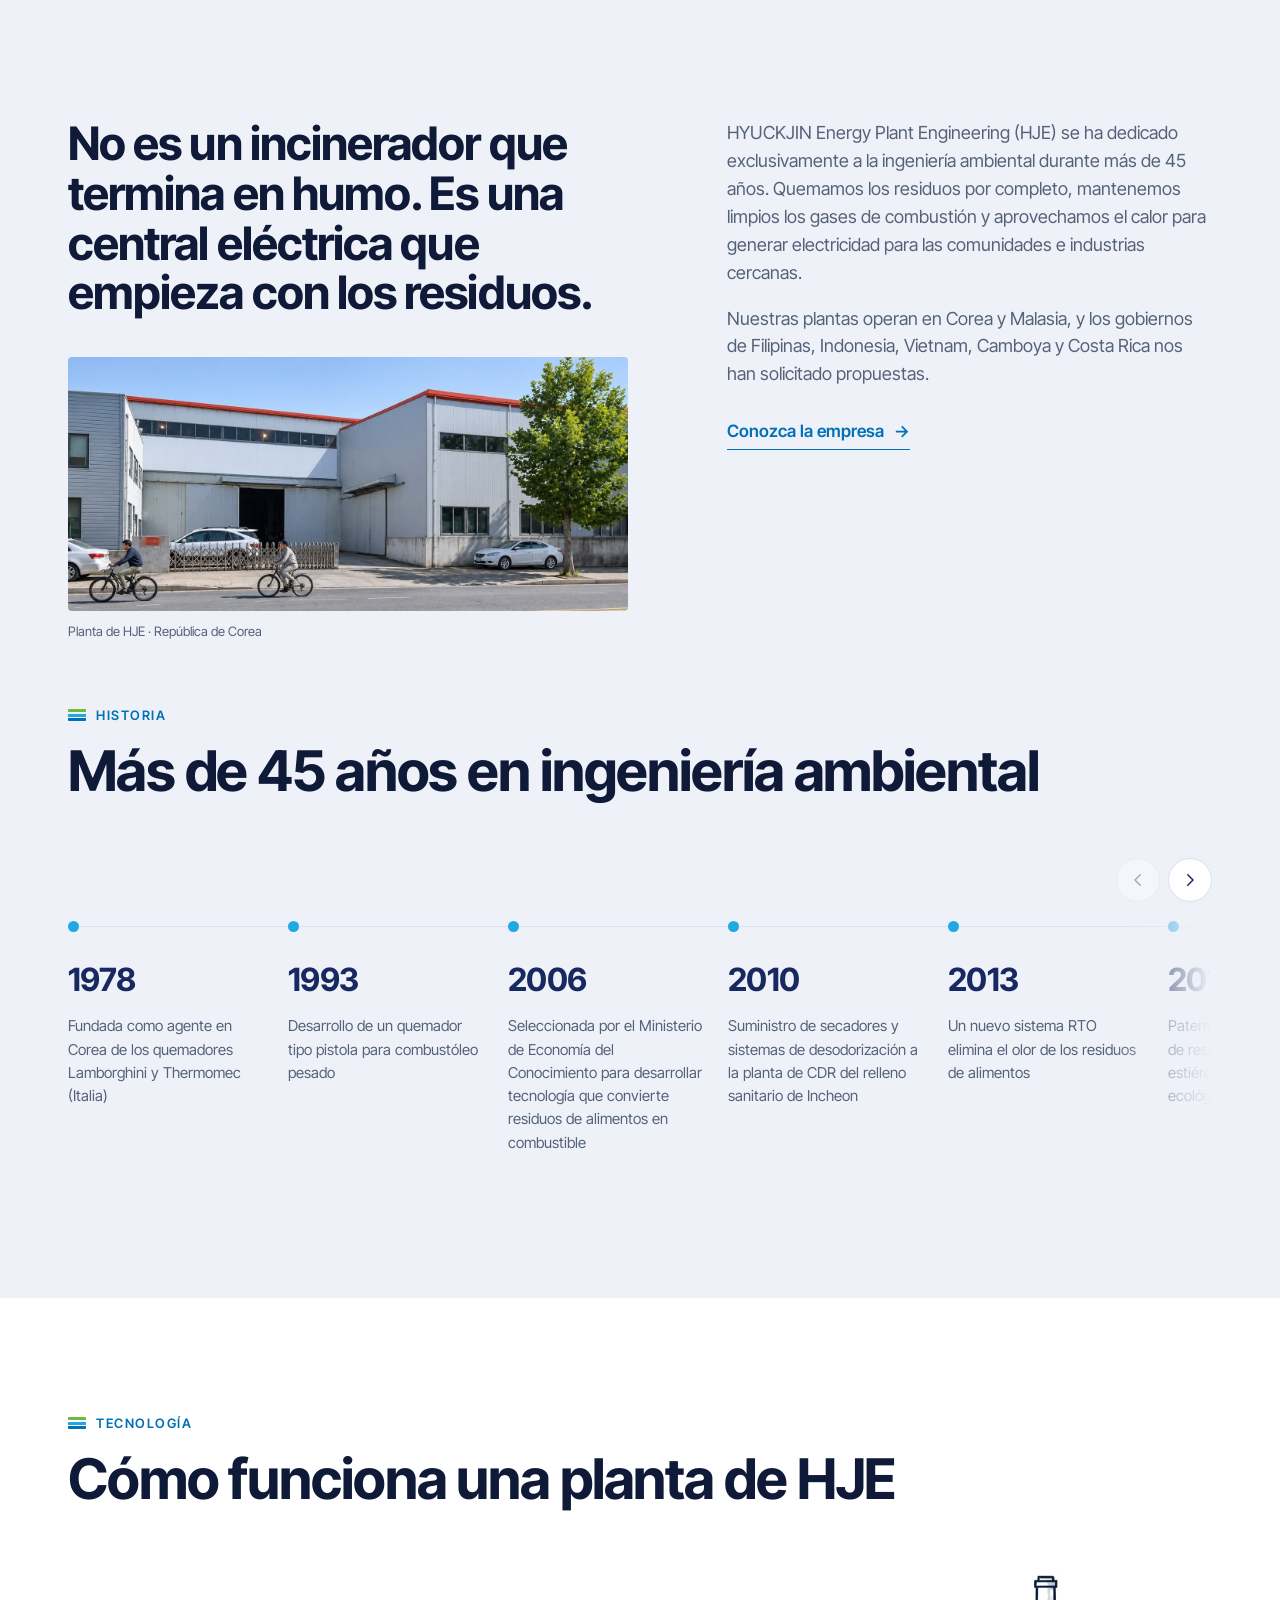
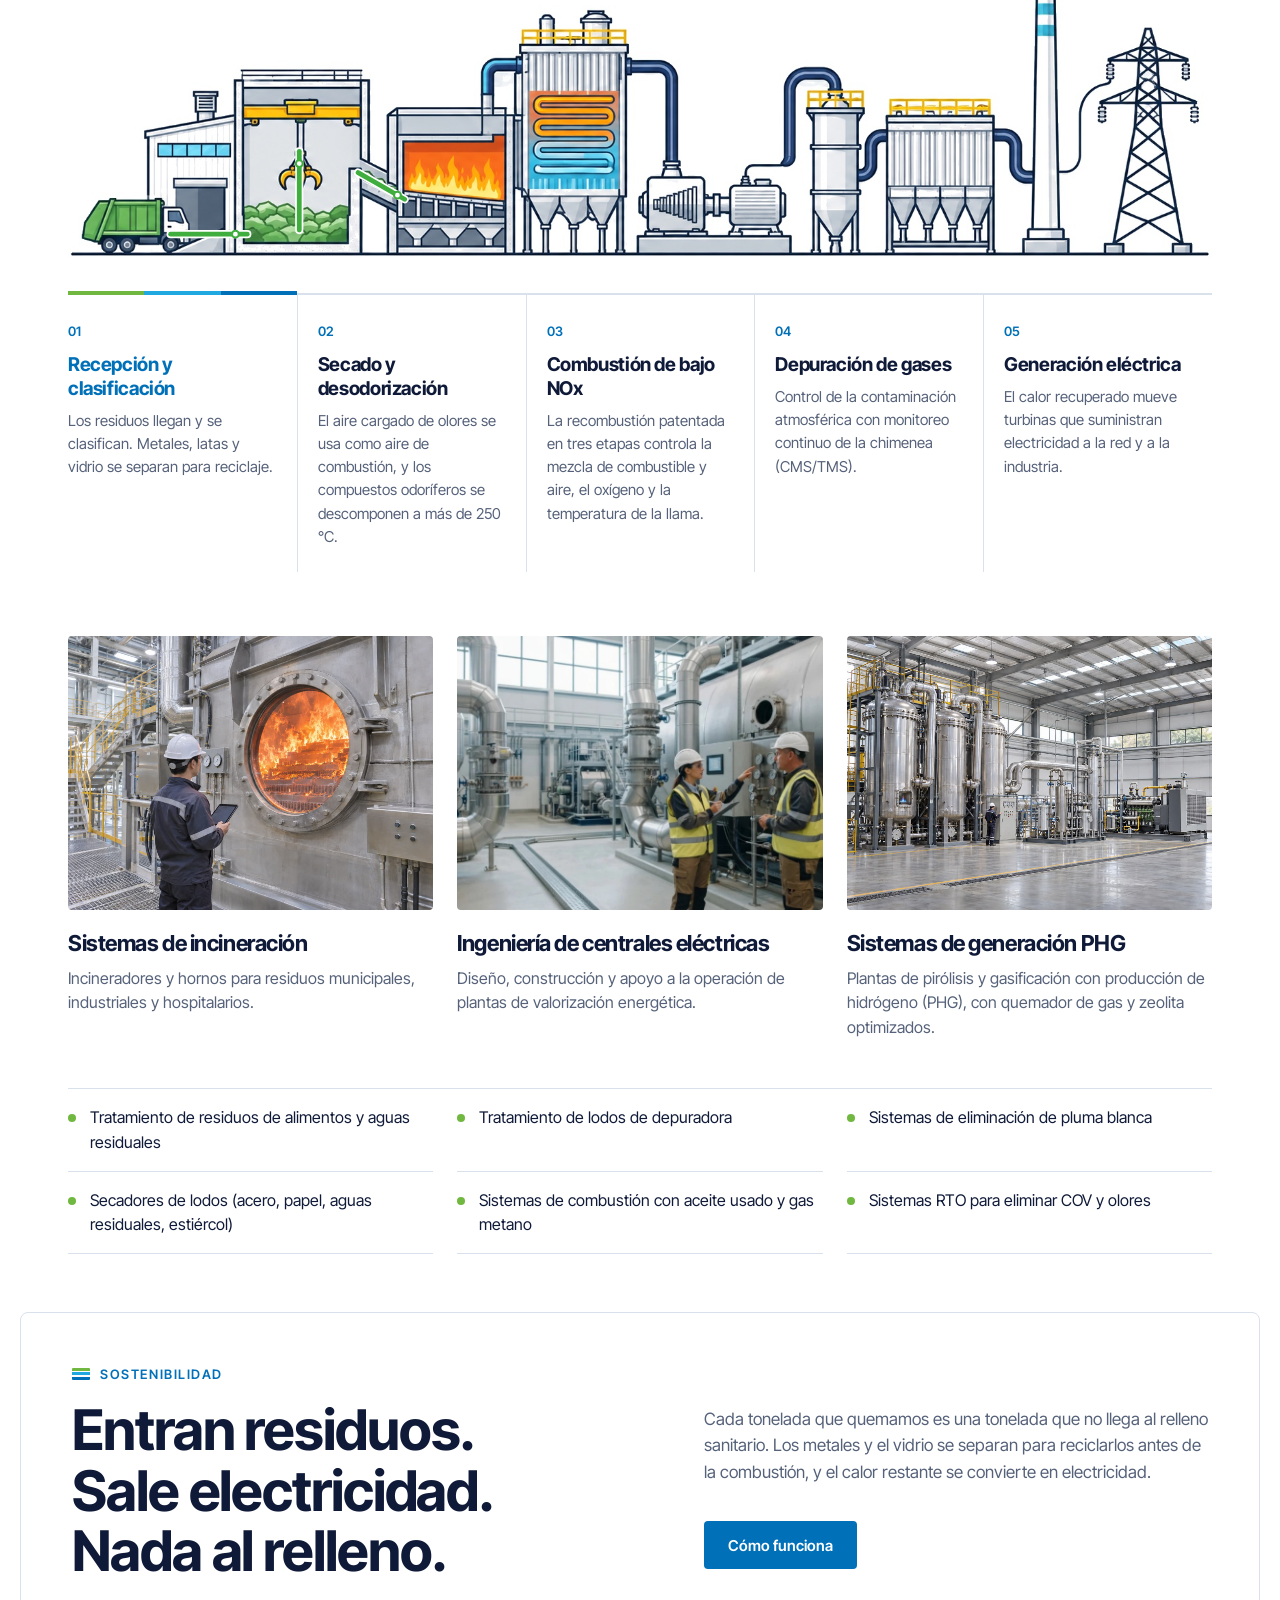
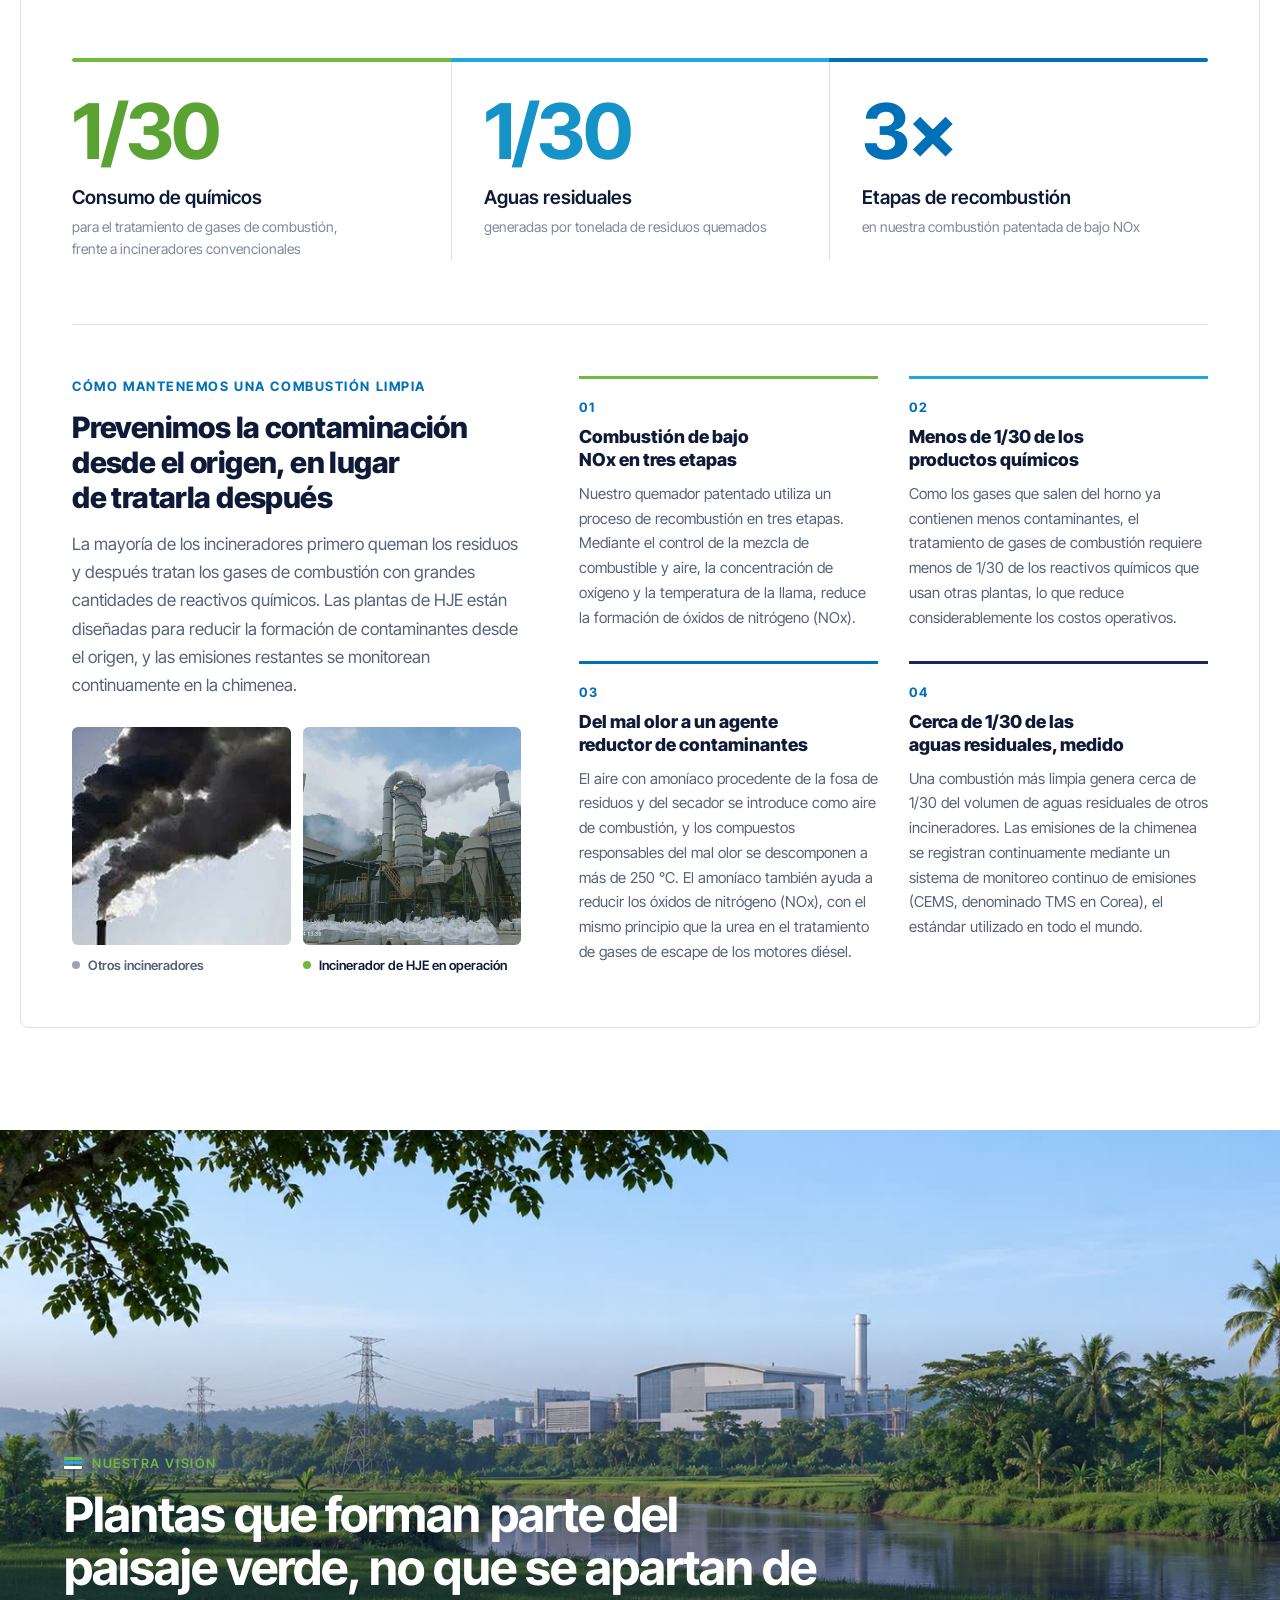
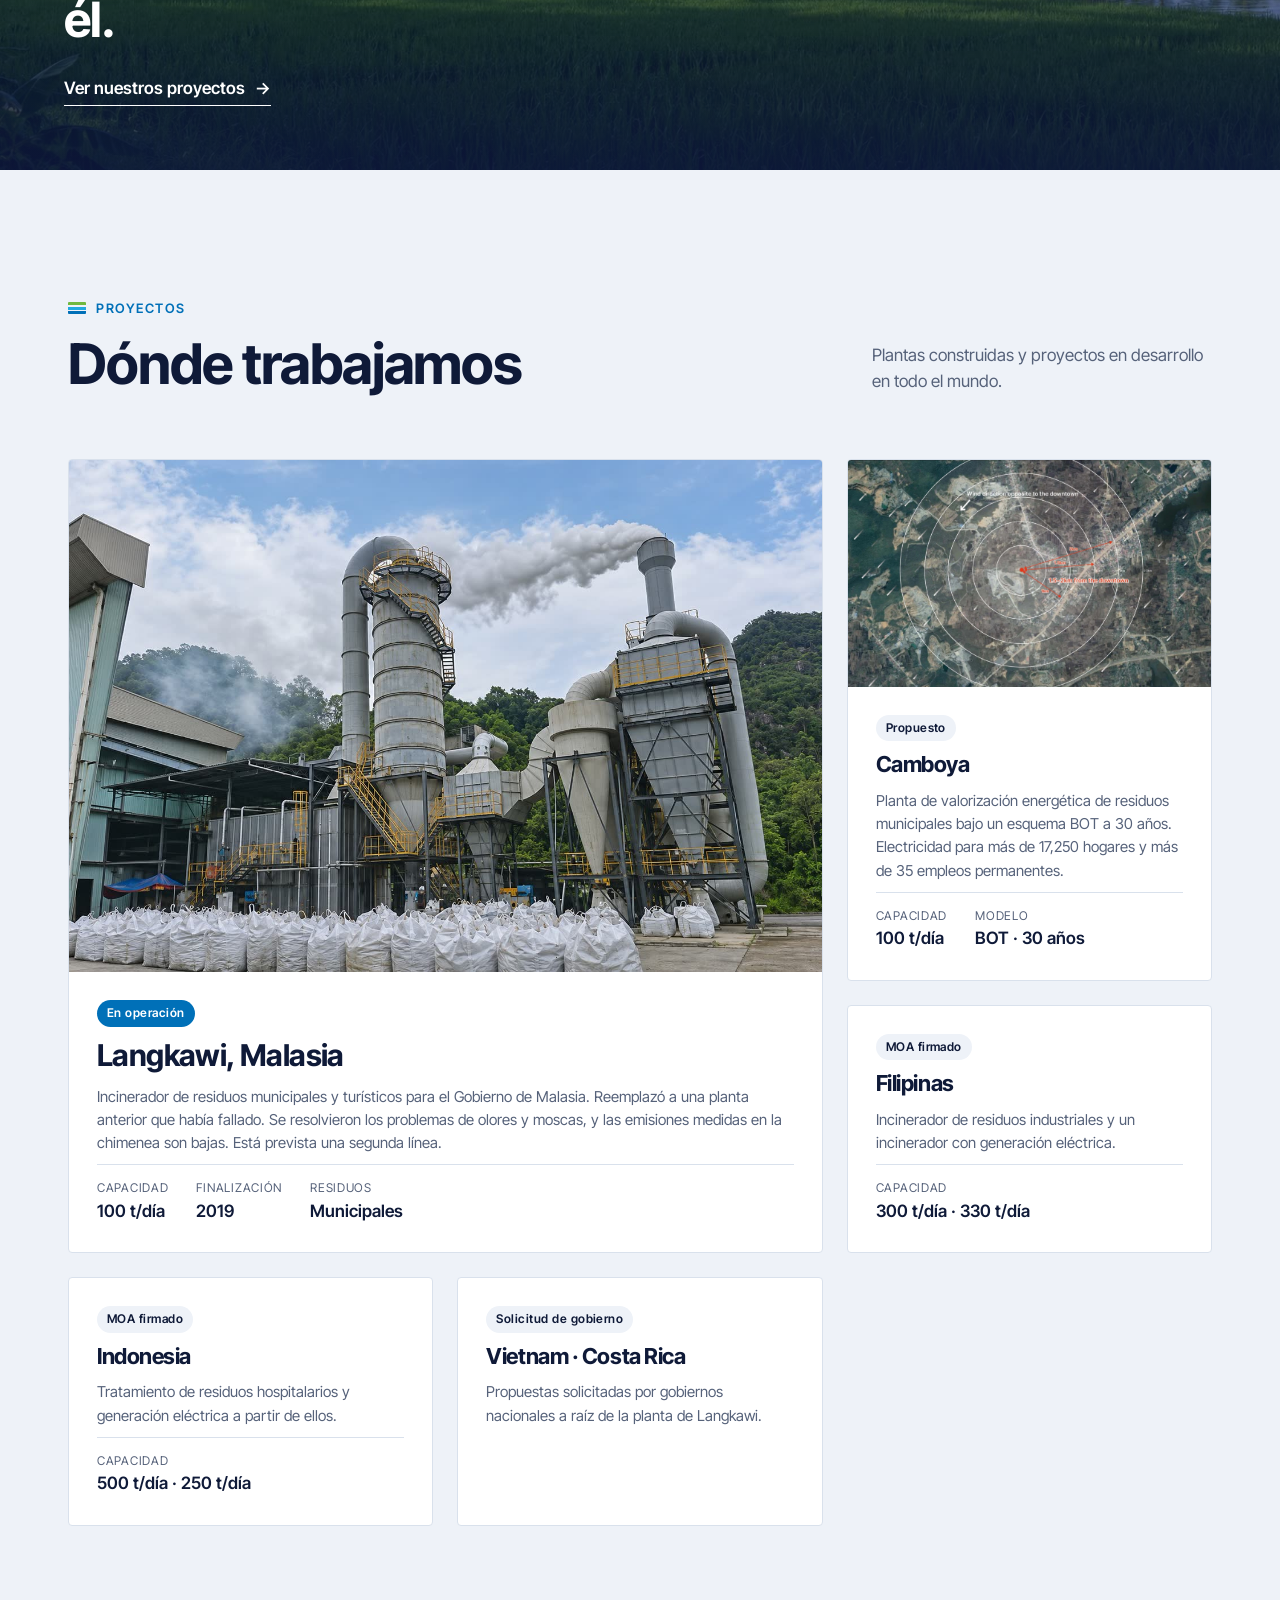
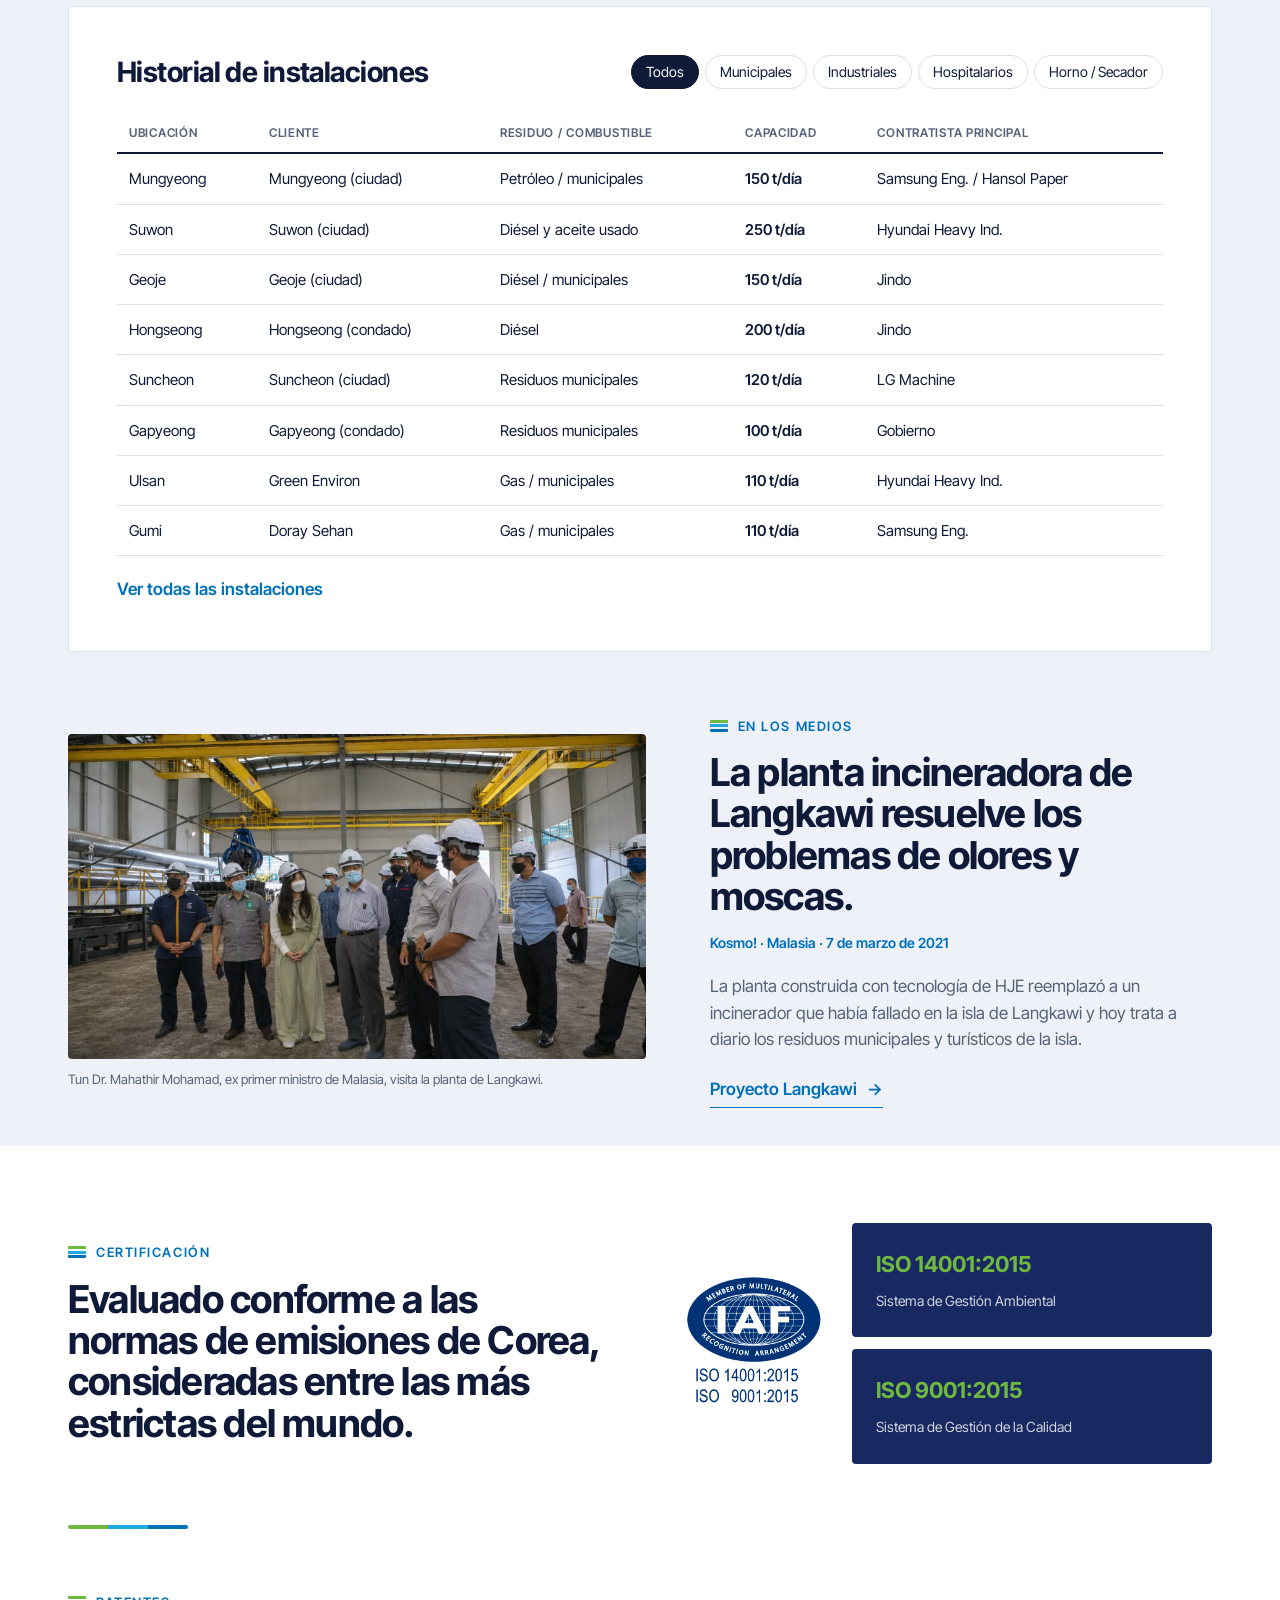
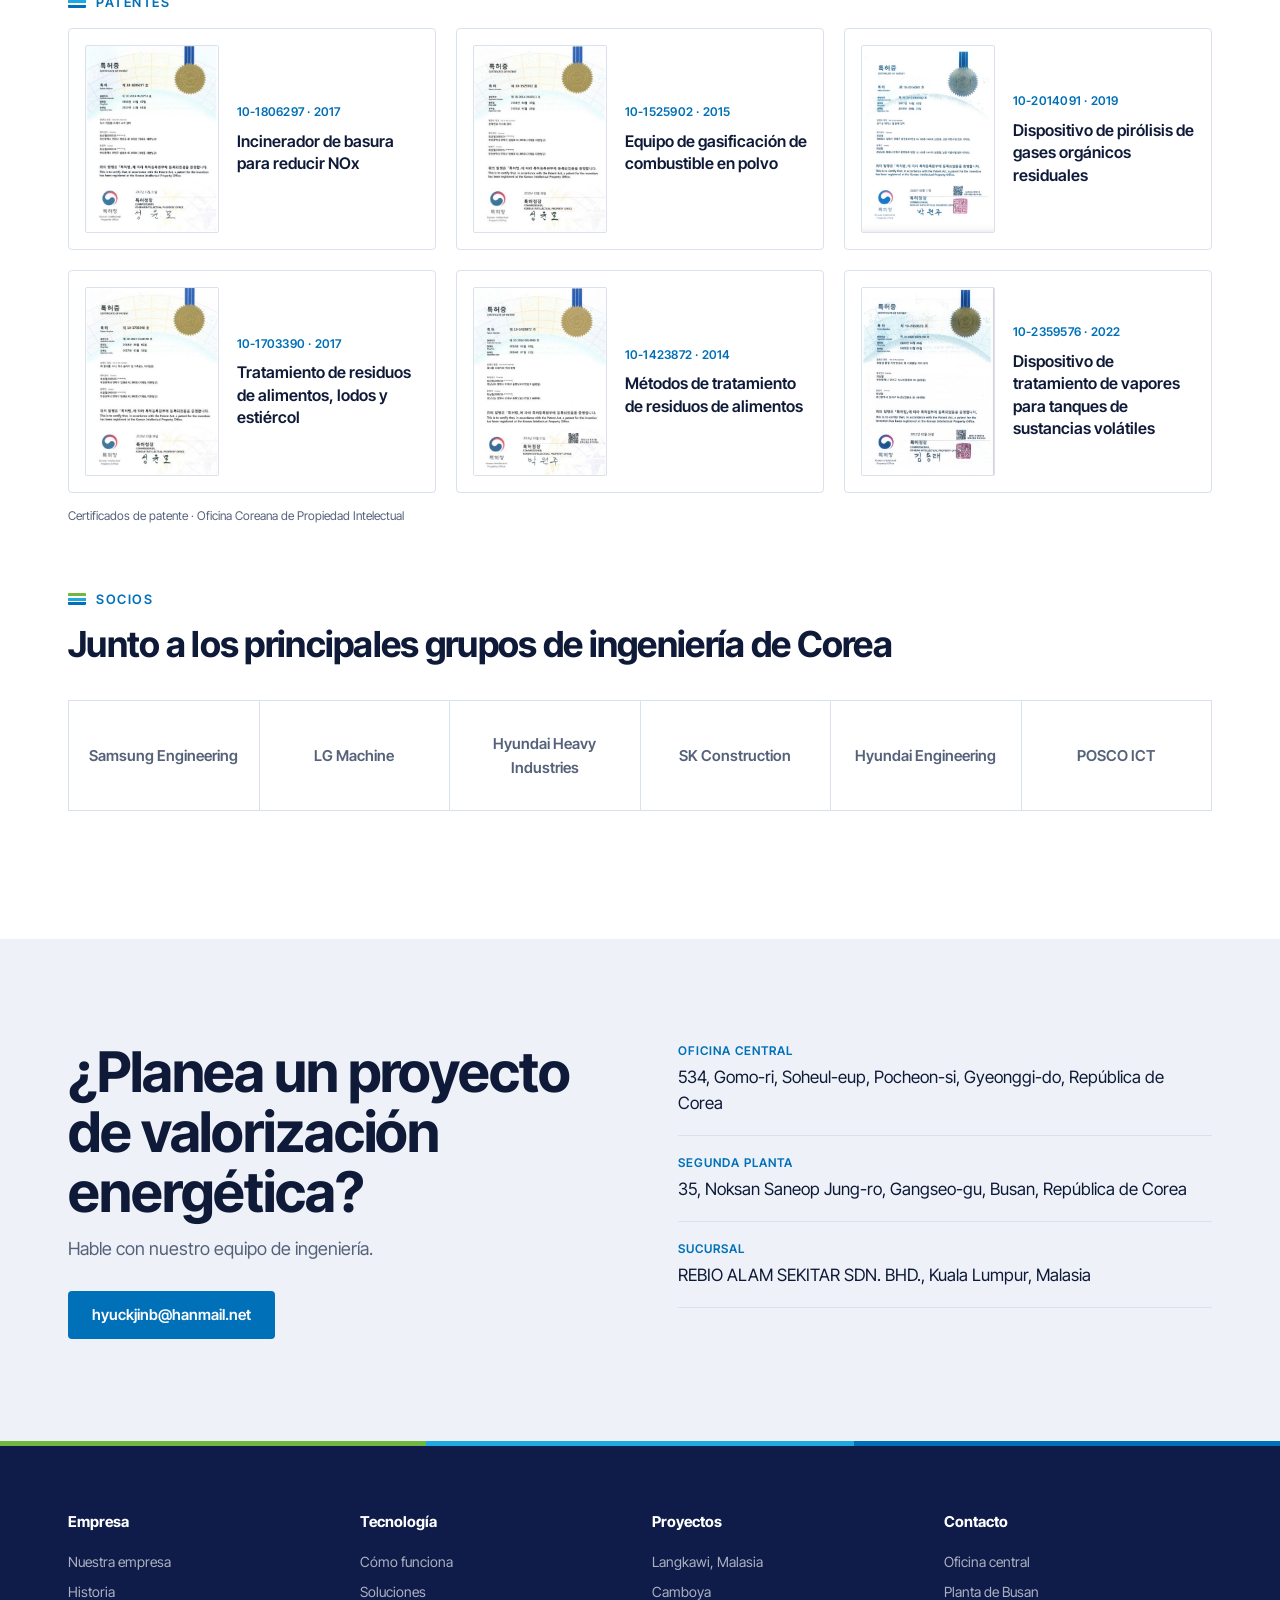
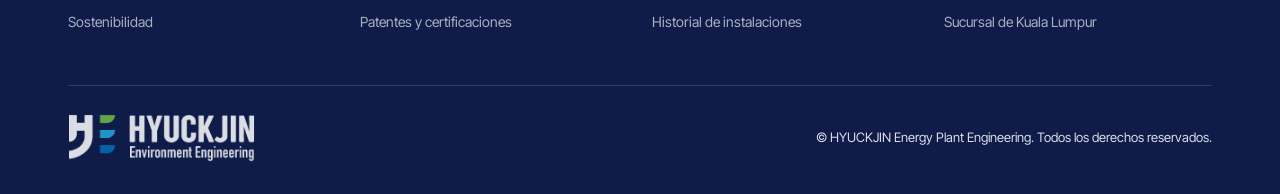
<file: es/index.html>
<!doctype html>
<html lang="es">
<head>
<meta charset="utf-8">
<meta name="viewport" content="width=device-width, initial-scale=1">
<title>HYUCKJIN Energy Plant Engineering | Valorización energética</title>
<meta name="description" content="HYUCKJIN Energy Plant Engineering (HJE): plantas de valorización energética con combustión patentada de bajo NOx. Desde 1978.">
<meta property="og:type" content="website">
<meta property="og:site_name" content="HYUCKJIN">
<meta property="og:title" content="HYUCKJIN Energy Plant Engineering | Valorización energética">
<meta property="og:description" content="Plantas de valorización energética con combustión patentada de bajo NOx. Desde 1978.">
<meta property="og:url" content="https://scherchen99-kim.github.io/hje-homepage/es/">
<meta property="og:locale" content="es_419">
<meta property="og:image" content="https://scherchen99-kim.github.io/hje-homepage/assets/og-plant.jpg">
<meta property="og:image:width" content="1200">
<meta property="og:image:height" content="630">
<meta name="twitter:card" content="summary_large_image">
<meta name="twitter:image" content="https://scherchen99-kim.github.io/hje-homepage/assets/og-plant.jpg">
<link rel="image_src" href="https://scherchen99-kim.github.io/hje-homepage/assets/og-plant.jpg">
<link rel="preconnect" href="https://fonts.googleapis.com">
<link rel="preconnect" href="https://fonts.gstatic.com" crossorigin>
<link href="https://fonts.googleapis.com/css2?family=Inter+Tight:wght@400;500;600;700&display=swap" rel="stylesheet">
<link rel="stylesheet" href="../style.css?v=64">
</head>
<body>

<!-- ============ HEADER ============ -->
<header class="hdr" id="top">
  <div class="hdr__in">
    <a href="#top" class="logo" aria-label="HYUCKJIN Energy Plant Engineering">
      <img decoding="async" src="../assets/logo.png" alt="HYUCKJIN" width="832" height="214">
    </a>
    <nav class="nav" id="nav">
      <a href="#about">Empresa</a>
      <a href="#technology">Tecnología</a>
      <a href="#projects">Proyectos</a>
      <a href="#certification">Certificaciones y patentes</a>
      <a href="#contact">Contáctenos</a>
    </nav>
    <div class="hdr__tools">
      <div class="lang">
        <button class="lang__btn" aria-haspopup="true"><svg class="globe" width="15" height="15" viewBox="0 0 24 24" fill="none" stroke="currentColor" stroke-width="1.8" aria-hidden="true"><circle cx="12" cy="12" r="9"/><path d="M3 12h18M12 3c2.5 2.6 3.8 5.6 3.8 9s-1.3 6.4-3.8 9c-2.5-2.6-3.8-5.6-3.8-9S9.5 5.6 12 3z"/></svg>ES <svg width="10" height="6" viewBox="0 0 10 6"><path d="M1 1l4 4 4-4" stroke="currentColor" fill="none" stroke-width="1.5"/></svg></button>
        <ul class="lang__menu">
          <li><a href="../" lang="en"><span>English</span><small>EN</small></a></li>
          <li><a href="../ko/" lang="ko"><span>한국어</span><small>KO</small></a></li>
          <li><a href="../zh/" lang="zh-CN"><span>简体中文</span><small>ZH</small></a></li>
          <li><a href="../es/" lang="es" aria-current="true"><span>Español</span><small>ES</small></a></li>
          <li><a href="../ms/" lang="ms"><span>Bahasa Melayu</span><small>MS</small></a></li>
        </ul>
      </div>
      <button class="burger" id="burger" aria-label="Menú"><span></span><span></span></button>
    </div>
  </div>
</header>

<main>

<!-- ============ HERO (carousel) ============ -->
<section class="hero" id="hero">
  <div class="hero__slides">
    <article class="slide is-on" style="--img:url(../assets/ari/05-plant-hero.jpg)">
      <div class="slide__txt">
        <h1>Energía limpia a partir de residuos urbanos.</h1>
        <p>Diseñamos y construimos plantas de valorización energética que convierten residuos municipales, industriales y hospitalarios en electricidad, con nuestra tecnología patentada de combustión de bajo NOx.</p>
        <a href="#technology" class="btn btn--fill">Nuestra tecnología</a>
      </div>
    </article>
    <article class="slide" style="--img:url(../assets/conveyor.jpg)">
      <div class="slide__txt">
        <h1>Más energía de cada tonelada de residuos.</h1>
        <p>Los residuos se clasifican, se secan y se queman por completo. El calor recuperado mueve las turbinas y convierte la basura de la ciudad en un suministro estable de electricidad.</p>
        <a href="#technology" class="btn btn--fill">Cómo funciona</a>
      </div>
    </article>
    <article class="slide" style="--img:url(../assets/ari/01-langkawi-plant.jpg)">
      <div class="slide__txt">
        <h1>Langkawi, Malasia.</h1>
        <p>Planta de residuos municipales de 100 t/día encargada por el Gobierno de Malasia. Recibió la aprobación para operar tras las pruebas técnicas y la puesta en marcha supervisadas por el gobierno.</p>
        <a href="#projects" class="btn btn--fill">Ver el proyecto</a>
      </div>
    </article>
    <article class="slide slide--dark" style="--img:url(../assets/ari/08-visit.jpg)">
      <div class="slide__txt">
        <h1>Con la confianza de los gobiernos.</h1>
        <p>En marzo de 2021, Tun Dr. Mahathir Mohamad, ex primer ministro de Malasia, visitó nuestra planta de Langkawi.</p>
        <a href="#news" class="btn btn--fill">En los medios</a>
      </div>
    </article>
  </div>

  <div class="hero__cards" role="tablist">
    <button class="hcard is-on" data-i="0"><img decoding="async" src="../assets/ari/05-plant-hero.jpg" alt=""><span>Valorización energética</span><i></i></button>
    <button class="hcard" data-i="1"><img decoding="async" src="../assets/conveyor.jpg" alt=""><span>De los residuos a la electricidad</span><i></i></button>
    <button class="hcard" data-i="2"><img decoding="async" src="../assets/ari/01-langkawi-plant.jpg" alt=""><span>Proyecto Langkawi</span><i></i></button>
    <button class="hcard" data-i="3"><img decoding="async" src="../assets/ari/08-visit.jpg" alt=""><span>Visita a Langkawi</span><i></i></button>
    <button class="hero__pause" id="pause" aria-label="Pausa"><svg width="12" height="12" viewBox="0 0 12 12"><rect x="2" y="1" width="2.5" height="10"/><rect x="7.5" y="1" width="2.5" height="10"/></svg></button>
  </div>
  <span class="hero__scroll">Scroll</span>
</section>

<!-- ============ CEO ============ -->
<section class="ceo" id="about" style="--img:url(../assets/ari/14-ceo-green.jpg)">
  <div class="wrap ceo__in">
    <blockquote class="reveal">
      <p class="eyebrow">Mensaje del director general</p>
      <p>“Ponemos en primer lugar la necesidad de nuestros clientes de un ambiente limpio y seguimos mejorando nuestra tecnología para cumplirla. Nuestra meta es ser una empresa en la que confíen socios de todo el mundo.”</p>
      <footer>Sang Chul Choi<span>Director general · Ingeniero jefe</span></footer>
    </blockquote>
  </div>
</section>

<!-- ============ STATEMENT ============ -->
<section class="statement" id="intro">
  <div class="wrap">
    <div class="statement__lead">
      <h2 class="reveal">No es un incinerador que termina en humo. Es una central eléctrica que empieza con los residuos.</h2>
      <figure class="statement__photo reveal">
        <img decoding="async" src="../assets/ari/04-factory.jpg" alt="Planta de HJE en Corea" width="1448" height="1086" loading="lazy">
        <figcaption>Planta de HJE · República de Corea</figcaption>
      </figure>
    </div>
    <div class="statement__body reveal">
      <p>HYUCKJIN Energy Plant Engineering (HJE) se ha dedicado exclusivamente a la ingeniería ambiental durante más de 45 años. Quemamos los residuos por completo, mantenemos limpios los gases de combustión y aprovechamos el calor para generar electricidad para las comunidades e industrias cercanas.</p>
      <p>Nuestras plantas operan en Corea y Malasia, y los gobiernos de Filipinas, Indonesia, Vietnam, Camboya y Costa Rica nos han solicitado propuestas.</p>
      <a href="#history" class="link">Conozca la empresa <span>→</span></a>
    </div>
  </div>
</section>

<!-- ============ HISTORY ============ -->
<section class="history" id="history">
  <div class="wrap">
    <div class="sec-head reveal"><p class="eyebrow">Historia</p><h2>Más de 45 años en ingeniería ambiental</h2></div>
    <div class="timeline reveal" id="timeline">
      <div class="tl"><b>1978</b><p>Fundada como agente en Corea de los quemadores Lamborghini y Thermomec (Italia)</p></div>
      <div class="tl"><b>1993</b><p>Desarrollo de un quemador tipo pistola para combustóleo pesado</p></div>
      <div class="tl"><b>2006</b><p>Seleccionada por el Ministerio de Economía del Conocimiento para desarrollar tecnología que convierte residuos de alimentos en combustible</p></div>
      <div class="tl"><b>2010</b><p>Suministro de secadores y sistemas de desodorización a la planta de CDR del relleno sanitario de Incheon</p></div>
      <div class="tl"><b>2013</b><p>Un nuevo sistema RTO elimina el olor de los residuos de alimentos</p></div>
      <div class="tl"><b>2014–15</b><p>Patentes para el tratamiento de residuos de alimentos, estiércol y procesos ecológicos</p></div>
      <div class="tl"><b>2016</b><p>Contrato con el Gobierno de Malasia para el incinerador de Langkawi</p></div>
      <div class="tl"><b>2018</b><p>Fundación de H.J.E.C para fabricar y exportar incineradores de gran tamaño</p></div>
      <div class="tl"><b>2019</b><p>Finaliza la planta de Langkawi · Patente de incinerador de bajo NOx · Desarrollo del sistema PHG</p></div>
      <div class="tl"><b>Hoy</b><p>Proyectos en desarrollo en el Sudeste Asiático y Centroamérica</p></div>
    </div>
  </div>
</section>

<!-- ============ TECHNOLOGY ============ -->
<section class="tech" id="technology">
  <div class="wrap">
    <div class="sec-head reveal">
      <p class="eyebrow">Tecnología</p>
      <h2>Cómo funciona una planta de HJE</h2>
    </div>


    <div class="plant reveal" id="plant">
      <img decoding="async" src="../assets/plant-illustration.jpg?v=3" alt="Planta de valorización energética de HJE: recepción, combustión, recuperación de calor, limpieza de gases y generación eléctrica" width="1672" height="520">
      <svg class="plant__fx" viewBox="0 260 1672 520" aria-hidden="true">
        <defs>
          <radialGradient id="gOrange"><stop offset="0" stop-color="#ff7a1a" stop-opacity=".75"/><stop offset="1" stop-color="#ff7a1a" stop-opacity="0"/></radialGradient>
          <radialGradient id="gYellow"><stop offset="0" stop-color="#f5b400" stop-opacity=".8"/><stop offset="1" stop-color="#f5b400" stop-opacity="0"/></radialGradient>
        </defs>
        <circle class="fx-glow" data-step="3" cx="565" cy="610" r="95" fill="url(#gOrange)" style="animation-delay:0.0s"/>
        <circle class="fx-glow" data-step="3" cx="738" cy="550" r="80" fill="url(#gOrange)" style="animation-delay:0.3s"/>
        <circle class="fx-glow" data-step="5" cx="900" cy="660" r="60" fill="url(#gYellow)" style="animation-delay:0.6s"/>
        <circle class="fx-glow" data-step="5" cx="1006" cy="665" r="55" fill="url(#gYellow)" style="animation-delay:0.9s"/>
        <circle class="fx-glow" data-step="5" cx="1578" cy="520" r="95" fill="url(#gYellow)" style="animation-delay:1.2s"/>
        <path id="fp0" class="fx-under" data-step="1" d="M150,706 L262,706"/>
        <path class="fx-path fx-waste" data-step="1" d="M150,706 L262,706"/>
        <path id="fp1" class="fx-under" data-step="1" d="M338,700 L338,585"/>
        <path class="fx-path fx-waste" data-step="1" d="M338,700 L338,585"/>
        <path id="fp2" class="fx-under" data-step="1" d="M424,616 L492,655"/>
        <path class="fx-path fx-waste" data-step="1" d="M424,616 L492,655"/>
        <path id="fp3" class="fx-under" data-step="2" d="M478,676 L640,676"/>
        <path class="fx-path fx-air" data-step="2" d="M478,676 L640,676"/>
        <path id="fp4" class="fx-under" data-step="3" d="M613,535 L613,458 L660,458"/>
        <path class="fx-path fx-heat" data-step="3" d="M613,535 L613,458 L660,458"/>
        <path id="fp5" class="fx-under" data-step="4" d="M986,622 L1041,602 L1051,595 L1051,477 L1126,477 L1126,505"/>
        <path class="fx-path fx-gas" data-step="4" d="M986,622 L1041,602 L1051,595 L1051,477 L1126,477 L1126,505"/>
        <path id="fp6" class="fx-under" data-step="4" d="M1161,612 L1168,612 L1168,560 L1200,558"/>
        <path class="fx-path fx-gas" data-step="4" d="M1161,612 L1168,612 L1168,560 L1200,558"/>
        <path id="fp7" class="fx-under" data-step="4" d="M1353,555 L1386,560 L1396,610 L1411,615"/>
        <path class="fx-path fx-gas" data-step="4" d="M1353,555 L1386,560 L1396,610 L1411,615"/>
        <path id="fp8" class="fx-under" data-step="4" d="M1436,600 L1436,338"/>
        <path class="fx-path fx-clean" data-step="4" d="M1436,600 L1436,338"/>
        <path id="fp9" class="fx-under" data-step="5" d="M822,458 L876,458 L876,614"/>
        <path class="fx-path fx-steam" data-step="5" d="M822,458 L876,458 L876,614"/>
        <path id="fp10" class="fx-under" data-step="5" d="M1006,702 L1006,752 L1580,752 L1580,735"/>
        <path class="fx-path fx-power" data-step="5" d="M1006,702 L1006,752 L1580,752 L1580,735"/>
        <circle class="fx-dot fx-waste" data-step="1" r="5"><animateMotion dur="1.4s" begin="0.00s" repeatCount="indefinite"><mpath href="#fp0"/></animateMotion></circle>
        <circle class="fx-dot fx-waste" data-step="1" r="5"><animateMotion dur="1.4s" begin="0.00s" repeatCount="indefinite"><mpath href="#fp1"/></animateMotion></circle>
        <circle class="fx-dot fx-waste" data-step="1" r="5"><animateMotion dur="1.4s" begin="0.00s" repeatCount="indefinite"><mpath href="#fp2"/></animateMotion></circle>
        <circle class="fx-dot fx-air" data-step="2" r="5"><animateMotion dur="1.4s" begin="0.00s" repeatCount="indefinite"><mpath href="#fp3"/></animateMotion></circle>
        <circle class="fx-dot fx-heat" data-step="3" r="5"><animateMotion dur="1.4s" begin="0.00s" repeatCount="indefinite"><mpath href="#fp4"/></animateMotion></circle>
        <circle class="fx-dot fx-gas" data-step="4" r="5"><animateMotion dur="2.4s" begin="0.00s" repeatCount="indefinite"><mpath href="#fp5"/></animateMotion></circle>
        <circle class="fx-dot fx-gas" data-step="4" r="5"><animateMotion dur="2.4s" begin="-1.22s" repeatCount="indefinite"><mpath href="#fp5"/></animateMotion></circle>
        <circle class="fx-dot fx-gas" data-step="4" r="5"><animateMotion dur="1.4s" begin="0.00s" repeatCount="indefinite"><mpath href="#fp6"/></animateMotion></circle>
        <circle class="fx-dot fx-gas" data-step="4" r="5"><animateMotion dur="1.4s" begin="0.00s" repeatCount="indefinite"><mpath href="#fp7"/></animateMotion></circle>
        <circle class="fx-dot fx-clean" data-step="4" r="5"><animateMotion dur="2.2s" begin="0.00s" repeatCount="indefinite"><mpath href="#fp8"/></animateMotion></circle>
        <circle class="fx-dot fx-steam" data-step="5" r="5"><animateMotion dur="1.8s" begin="0.00s" repeatCount="indefinite"><mpath href="#fp9"/></animateMotion></circle>
        <circle class="fx-dot fx-power" data-step="5" r="5"><animateMotion dur="5.3s" begin="0.00s" repeatCount="indefinite"><mpath href="#fp10"/></animateMotion></circle>
        <circle class="fx-dot fx-power" data-step="5" r="5"><animateMotion dur="5.3s" begin="-1.34s" repeatCount="indefinite"><mpath href="#fp10"/></animateMotion></circle>
        <circle class="fx-dot fx-power" data-step="5" r="5"><animateMotion dur="5.3s" begin="-2.67s" repeatCount="indefinite"><mpath href="#fp10"/></animateMotion></circle>
        <circle class="fx-dot fx-power" data-step="5" r="5"><animateMotion dur="5.3s" begin="-4.01s" repeatCount="indefinite"><mpath href="#fp10"/></animateMotion></circle>
        <circle class="fx-puff" data-step="4" cx="1436" cy="335" r="10"><animate attributeName="cy" values="335;250" dur="3s" begin="0s" repeatCount="indefinite"/><animate attributeName="r" values="8;26" dur="3s" begin="0s" repeatCount="indefinite"/><animate attributeName="opacity" values=".9;0" dur="3s" begin="0s" repeatCount="indefinite"/></circle>
        <circle class="fx-puff" data-step="4" cx="1436" cy="335" r="10"><animate attributeName="cy" values="335;250" dur="3s" begin="1s" repeatCount="indefinite"/><animate attributeName="r" values="8;26" dur="3s" begin="1s" repeatCount="indefinite"/><animate attributeName="opacity" values=".9;0" dur="3s" begin="1s" repeatCount="indefinite"/></circle>
        <circle class="fx-puff" data-step="4" cx="1436" cy="335" r="10"><animate attributeName="cy" values="335;250" dur="3s" begin="2s" repeatCount="indefinite"/><animate attributeName="r" values="8;26" dur="3s" begin="2s" repeatCount="indefinite"/><animate attributeName="opacity" values=".9;0" dur="3s" begin="2s" repeatCount="indefinite"/></circle>
      </svg>
    </div>

    <ol class="flow reveal">
      <li><span>01</span><h3>Recepción y clasificación</h3><p>Los residuos llegan y se clasifican. Metales, latas y vidrio se separan para reciclaje.</p></li>
      <li><span>02</span><h3>Secado y desodorización</h3><p>El aire cargado de olores se usa como aire de combustión, y los compuestos odoríferos se descomponen a más de 250 °C.</p></li>
      <li><span>03</span><h3>Combustión de bajo NOx</h3><p>La recombustión patentada en tres etapas controla la mezcla de combustible y aire, el oxígeno y la temperatura de la llama.</p></li>
      <li><span>04</span><h3>Depuración de gases</h3><p>Control de la contaminación atmosférica con monitoreo continuo de la chimenea (CMS/TMS).</p></li>
      <li><span>05</span><h3>Generación eléctrica</h3><p>El calor recuperado mueve turbinas que suministran electricidad a la red y a la industria.</p></li>
    </ol>

    <div class="tech__grid">
      <article class="tcard reveal"><img decoding="async" src="../assets/ari/09-incinerator.jpg" alt="Ingeniero revisando el horno de parrilla por una mirilla"><div><h3>Sistemas de incineración</h3><p>Incineradores y hornos para residuos municipales, industriales y hospitalarios.</p></div></article>
      <article class="tcard reveal"><img decoding="async" src="../assets/gemini-engineers.jpg" alt="Ingenieros inspeccionando equipos de la planta"><div><h3>Ingeniería de centrales eléctricas</h3><p>Diseño, construcción y apoyo a la operación de plantas de valorización energética.</p></div></article>
      <article class="tcard reveal"><img decoding="async" src="../assets/ari/10-phg.jpg" alt="Reactores de pirólisis y gasificación conectados a un generador con motor a gas"><div><h3>Sistemas de generación PHG</h3><p>Plantas de pirólisis y gasificación con producción de hidrógeno (PHG), con quemador de gas y zeolita optimizados.</p></div></article>
    </div>

    <ul class="tech__list reveal">
      <li>Tratamiento de residuos de alimentos y aguas residuales</li>
      <li>Tratamiento de lodos de depuradora</li>
      <li>Sistemas de eliminación de pluma blanca</li>
      <li>Secadores de lodos (acero, papel, aguas residuales, estiércol)</li>
      <li>Sistemas de combustión con aceite usado y gas metano</li>
      <li>Sistemas RTO para eliminar COV y olores</li>
    </ul>
  </div>
</section>

<!-- ============ IMPACT PANEL (grey + dark stats) ============ -->
<section class="impact" id="sustainability">
  <div class="impact__panel reveal">
    <div class="impact__txt">
      <p class="eyebrow">Sostenibilidad</p>
      <h2>Entran residuos.<br>Sale electricidad.<br>Nada al relleno.</h2>
      <p>Cada tonelada que quemamos es una tonelada que no llega al relleno sanitario. Los metales y el vidrio se separan para reciclarlos antes de la combustión, y el calor restante se convierte en electricidad.</p>
      <a href="#technology" class="btn btn--fill">Cómo funciona</a>
    </div>
    <div class="impact__stats">
      <div class="stat"><b><span class="count" data-to="30" data-pre="1/">1/30</span></b><em>Consumo de químicos</em><p>para el tratamiento de gases de combustión, frente a incineradores convencionales</p></div>
      <div class="stat"><b><span class="count" data-to="30" data-pre="1/">1/30</span></b><em>Aguas residuales</em><p>generadas por tonelada de residuos quemados</p></div>
      <div class="stat"><b><span class="count" data-to="3">3</span>×</b><em>Etapas de recombustión</em><p>en nuestra combustión patentada de bajo NOx</p></div>
    </div>
    <div class="clean">
      <div class="clean__intro">
        <p class="clean__kicker">Cómo mantenemos una combustión limpia</p>
        <h3>Prevenimos la contaminación desde el origen, en lugar de tratarla después</h3>
        <p>La mayoría de los incineradores primero queman los residuos y después tratan los gases de combustión con grandes cantidades de reactivos químicos. Las plantas de HJE están diseñadas para reducir la formación de contaminantes desde el origen, y las emisiones restantes se monitorean continuamente en la chimenea.</p>
        <div class="clean__compare">
          <figure class="is-other"><img decoding="async" src="../assets/smoke-other.jpg" alt="Humo negro de la chimenea de otro incinerador" loading="lazy" data-zoom><figcaption>Otros incineradores</figcaption></figure>
          <figure class="is-hje"><img decoding="async" src="../assets/smoke-hje.jpg" alt="Chimenea de un incinerador de HJE en operación" loading="lazy" data-zoom><figcaption>Incinerador de HJE en operación</figcaption></figure>
        </div>
      </div>
      <ol class="clean__list">
        <li><span>01</span><h4>Combustión de bajo NOx en tres etapas</h4><p>Nuestro quemador patentado utiliza un proceso de recombustión en tres etapas. Mediante el control de la mezcla de combustible y aire, la concentración de oxígeno y la temperatura de la llama, reduce la formación de óxidos de nitrógeno (NOx).</p></li>
        <li><span>02</span><h4>Menos de 1/30 de los productos químicos</h4><p>Como los gases que salen del horno ya contienen menos contaminantes, el tratamiento de gases de combustión requiere menos de 1/30 de los reactivos químicos que usan otras plantas, lo que reduce considerablemente los costos operativos.</p></li>
        <li><span>03</span><h4>Del mal olor a un agente reductor de contaminantes</h4><p>El aire con amoníaco procedente de la fosa de residuos y del secador se introduce como aire de combustión, y los compuestos responsables del mal olor se descomponen a más de 250 °C. El amoníaco también ayuda a reducir los óxidos de nitrógeno (NOx), con el mismo principio que la urea en el tratamiento de gases de escape de los motores diésel.</p></li>
        <li><span>04</span><h4>Cerca de 1/30 de las aguas residuales, medido</h4><p>Una combustión más limpia genera cerca de 1/30 del volumen de aguas residuales de otros incineradores. Las emisiones de la chimenea se registran continuamente mediante un sistema de monitoreo continuo de emisiones (CEMS, denominado TMS en Corea), el estándar utilizado en todo el mundo.</p></li>
      </ol>
    </div>
  </div>
</section>

<!-- ============ FEATURE (full-bleed story) ============ -->
<section class="feature" style="--img:url(../assets/ari/06-green-band.jpg)">
  <div class="feature__in reveal">
    <p class="eyebrow">Nuestra visión</p>
    <h2>Plantas que forman parte del paisaje verde, no que se apartan de él.</h2>
    <a href="#projects" class="link link--light">Ver nuestros proyectos <span>→</span></a>
  </div>
</section>

<!-- ============ PROJECTS ============ -->
<section class="projects" id="projects">
  <div class="wrap">
    <div class="sec-head sec-head--row reveal">
      <div><p class="eyebrow">Proyectos</p><h2>Dónde trabajamos</h2></div>
      <p class="sec-head__note">Plantas construidas y proyectos en desarrollo en todo el mundo.</p>
    </div>

    <div class="pgrid">
      <article class="pcard pcard--big reveal">
        <img decoding="async" src="../assets/ari/01-langkawi-plant.jpg" alt="Planta incineradora de Langkawi">
        <div class="pcard__body">
          <span class="tag tag--done">En operación</span>
          <h3>Langkawi, Malasia</h3>
          <p>Incinerador de residuos municipales y turísticos para el Gobierno de Malasia. Reemplazó a una planta anterior que había fallado. Se resolvieron los problemas de olores y moscas, y las emisiones medidas en la chimenea son bajas. Está prevista una segunda línea.</p>
          <dl><div><dt>Capacidad</dt><dd>100 t/día</dd></div><div><dt>Finalización</dt><dd>2019</dd></div><div><dt>Residuos</dt><dd>Municipales</dd></div></dl>
        </div>
      </article>
      <article class="pcard reveal">
        <img decoding="async" class="pcard__map" data-zoom src="../assets/cambodia-site-map.jpg" alt="Terreno propuesto para la planta en Camboya, a 1.5–2 km del centro">
        <div class="pcard__body">
          <span class="tag">Propuesto</span>
          <h3>Camboya</h3>
          <p>Planta de valorización energética de residuos municipales bajo un esquema BOT a 30 años. Electricidad para más de 17,250 hogares y más de 35 empleos permanentes.</p>
          <dl><div><dt>Capacidad</dt><dd>100 t/día</dd></div><div><dt>Modelo</dt><dd>BOT · 30 años</dd></div></dl>
        </div>
      </article>
      <article class="pcard pcard--text reveal">
        <div class="pcard__body">
          <span class="tag">MOA firmado</span>
          <h3>Filipinas</h3>
          <p>Incinerador de residuos industriales y un incinerador con generación eléctrica.</p>
          <dl><div><dt>Capacidad</dt><dd>300 t/día · 330 t/día</dd></div></dl>
        </div>
      </article>
      <article class="pcard pcard--text reveal">
        <div class="pcard__body">
          <span class="tag">MOA firmado</span>
          <h3>Indonesia</h3>
          <p>Tratamiento de residuos hospitalarios y generación eléctrica a partir de ellos.</p>
          <dl><div><dt>Capacidad</dt><dd>500 t/día · 250 t/día</dd></div></dl>
        </div>
      </article>
      <article class="pcard pcard--text reveal">
        <div class="pcard__body">
          <span class="tag">Solicitud de gobierno</span>
          <h3>Vietnam · Costa Rica</h3>
          <p>Propuestas solicitadas por gobiernos nacionales a raíz de la planta de Langkawi.</p>
        </div>
      </article>
    </div>

    <!-- installation record -->
    <div class="record reveal" id="record">
      <div class="record__head">
        <h3>Historial de instalaciones</h3>
        <div class="filters" role="group" aria-label="Filtro">
          <button class="is-on" data-f="all">Todos</button>
          <button data-f="city">Municipales</button>
          <button data-f="factory">Industriales</button>
          <button data-f="hospital">Hospitalarios</button>
          <button data-f="kiln">Horno / Secador</button>
        </div>
      </div>
      <div class="record__table">
        <table>
          <thead><tr><th>Ubicación</th><th>Cliente</th><th>Residuo / combustible</th><th>Capacidad</th><th>Contratista principal</th></tr></thead>
          <tbody id="recBody"></tbody>
        </table>
      </div>
      <button class="record__more" id="recMore">Ver todas las instalaciones</button>
    </div>
  </div>
</section>

<!-- ============ NEWS (Langkawi visit) ============ -->
<section class="news" id="news">
  <div class="wrap news__in">
    <figure class="news__img reveal">
      <img decoding="async" src="../assets/ari/08-visit.jpg" alt="Tun Dr. Mahathir Mohamad visita la planta incineradora de Langkawi" width="1672" height="941">
      <figcaption>Tun Dr. Mahathir Mohamad, ex primer ministro de Malasia, visita la planta de Langkawi.</figcaption>
    </figure>
    <div class="news__txt reveal">
      <p class="eyebrow">En los medios</p>
      <h2>La planta incineradora de Langkawi resuelve los problemas de olores y moscas.</h2>
      <p class="news__src">Kosmo! · Malasia · 7 de marzo de 2021</p>
      <p>La planta construida con tecnología de HJE reemplazó a un incinerador que había fallado en la isla de Langkawi y hoy trata a diario los residuos municipales y turísticos de la isla.</p>
      <a href="#projects" class="link">Proyecto Langkawi <span>→</span></a>
    </div>
  </div>
</section>

<!-- ============ PROOF: certs + patents ============ -->
<section class="proof" id="certification">
  <div class="wrap">
    <div class="proof__cert reveal">
      <div>
        <p class="eyebrow">Certificación</p>
        <h2>Evaluado conforme a las normas de emisiones de Corea, consideradas entre las más estrictas del mundo.</h2>
      </div>
      <div class="certs">
        <img decoding="async" class="cert-logo" src="../assets/iaf-iso.png" alt="IAF MLA · ISO 14001:2015 · ISO 9001:2015" width="970" height="904">
        <div><b>ISO 14001:2015</b><span>Sistema de Gestión Ambiental</span></div>
        <div><b>ISO 9001:2015</b><span>Sistema de Gestión de la Calidad</span></div>
      </div>
    </div>
    <div class="proof__pat reveal">
      <p class="eyebrow">Patentes</p>
      <div class="patent-grid">
        <a class="patent-card" href="assets/patents/patent-3.jpg">
          <img decoding="async" src="../assets/patents/patent-3.jpg" alt="Certificado de patente de Corea" width="390" height="550" loading="lazy">
          <div><span class="patent-no">10-1806297 · 2017</span><strong>Incinerador de basura para reducir NOx</strong></div>
        </a>
        <a class="patent-card" href="assets/patents/patent-1.jpg">
          <img decoding="async" src="../assets/patents/patent-1.jpg" alt="Certificado de patente de Corea" width="390" height="550" loading="lazy">
          <div><span class="patent-no">10-1525902 · 2015</span><strong>Equipo de gasificación de combustible en polvo</strong></div>
        </a>
        <a class="patent-card" href="assets/patents/patent-6.jpg">
          <img decoding="async" src="../assets/patents/patent-6.jpg" alt="Certificado de patente de Corea" width="390" height="550" loading="lazy">
          <div><span class="patent-no">10-2014091 · 2019</span><strong>Dispositivo de pirólisis de gases orgánicos residuales</strong></div>
        </a>
        <a class="patent-card" href="assets/patents/patent-4.jpg">
          <img decoding="async" src="../assets/patents/patent-4.jpg" alt="Certificado de patente de Corea" width="390" height="550" loading="lazy">
          <div><span class="patent-no">10-1703390 · 2017</span><strong>Tratamiento de residuos de alimentos, lodos y estiércol</strong></div>
        </a>
        <a class="patent-card" href="assets/patents/patent-2.jpg">
          <img decoding="async" src="../assets/patents/patent-2.jpg" alt="Certificado de patente de Corea" width="390" height="550" loading="lazy">
          <div><span class="patent-no">10-1423872 · 2014</span><strong>Métodos de tratamiento de residuos de alimentos</strong></div>
        </a>
        <a class="patent-card" href="assets/patents/patent-5.jpg">
          <img decoding="async" src="../assets/patents/patent-5.jpg" alt="Certificado de patente de Corea" width="390" height="550" loading="lazy">
          <div><span class="patent-no">10-2359576 · 2022</span><strong>Dispositivo de tratamiento de vapores para tanques de sustancias volátiles</strong></div>
        </a>
      </div>
      <p class="patent-note">Certificados de patente · Oficina Coreana de Propiedad Intelectual</p>
    </div>
  </div>
</section>

<!-- ============ PARTNERS ============ -->
<section class="partners">
  <div class="wrap">
    <p class="eyebrow reveal">Socios</p>
    <h2 class="reveal">Junto a los principales grupos de ingeniería de Corea</h2>
    <ul class="logos reveal">
      <li>Samsung Engineering</li><li>LG Machine</li><li>Hyundai Heavy Industries</li><li>SK Construction</li><li>Hyundai Engineering</li><li>POSCO ICT</li>
    </ul>
  </div>
</section>

<!-- ============ CONTACT ============ -->
<section class="contact" id="contact">
  <div class="wrap contact__in">
    <div class="reveal">
      <h2>¿Planea un proyecto de valorización energética?</h2>
      <p>Hable con nuestro equipo de ingeniería.</p>
      <a class="btn btn--fill" href="mailto:hyuckjinb@hanmail.net">hyuckjinb@hanmail.net</a>
    </div>
    <dl class="addr reveal">
      <div><dt>Oficina central</dt><dd>534, Gomo-ri, Soheul-eup, Pocheon-si, Gyeonggi-do, República de Corea</dd></div>
      <div><dt>Segunda planta</dt><dd>35, Noksan Saneop Jung-ro, Gangseo-gu, Busan, República de Corea</dd></div>
      <div><dt>Sucursal</dt><dd>REBIO ALAM SEKITAR SDN. BHD., Kuala Lumpur, Malasia</dd></div>
    </dl>
  </div>
</section>

</main>

<!-- ============ FOOTER ============ -->
<footer class="ftr">
  <div class="wrap">
    <div class="ftr__cols">
      <div><h4>Empresa</h4><a href="#about">Nuestra empresa</a><a href="#history">Historia</a><a href="#sustainability">Sostenibilidad</a></div>
      <div><h4>Tecnología</h4><a href="#technology">Cómo funciona</a><a href="#technology">Soluciones</a><a href="#record">Patentes y certificaciones</a></div>
      <div><h4>Proyectos</h4><a href="#projects">Langkawi, Malasia</a><a href="#projects">Camboya</a><a href="#record">Historial de instalaciones</a></div>
      <div><h4>Contacto</h4><a href="#contact">Oficina central</a><a href="#contact">Planta de Busan</a><a href="#contact">Sucursal de Kuala Lumpur</a></div>
    </div>
    <div class="ftr__bottom">
      <a href="#top" class="logo logo--foot"><img decoding="async" src="../assets/logo-light.png" alt="HYUCKJIN" width="832" height="214"></a>
      <p>© HYUCKJIN Energy Plant Engineering. Todos los derechos reservados.</p>
    </div>
  </div>
</footer>

<script src="../main.js?v=64"></script>
</body>
</html>
</file>
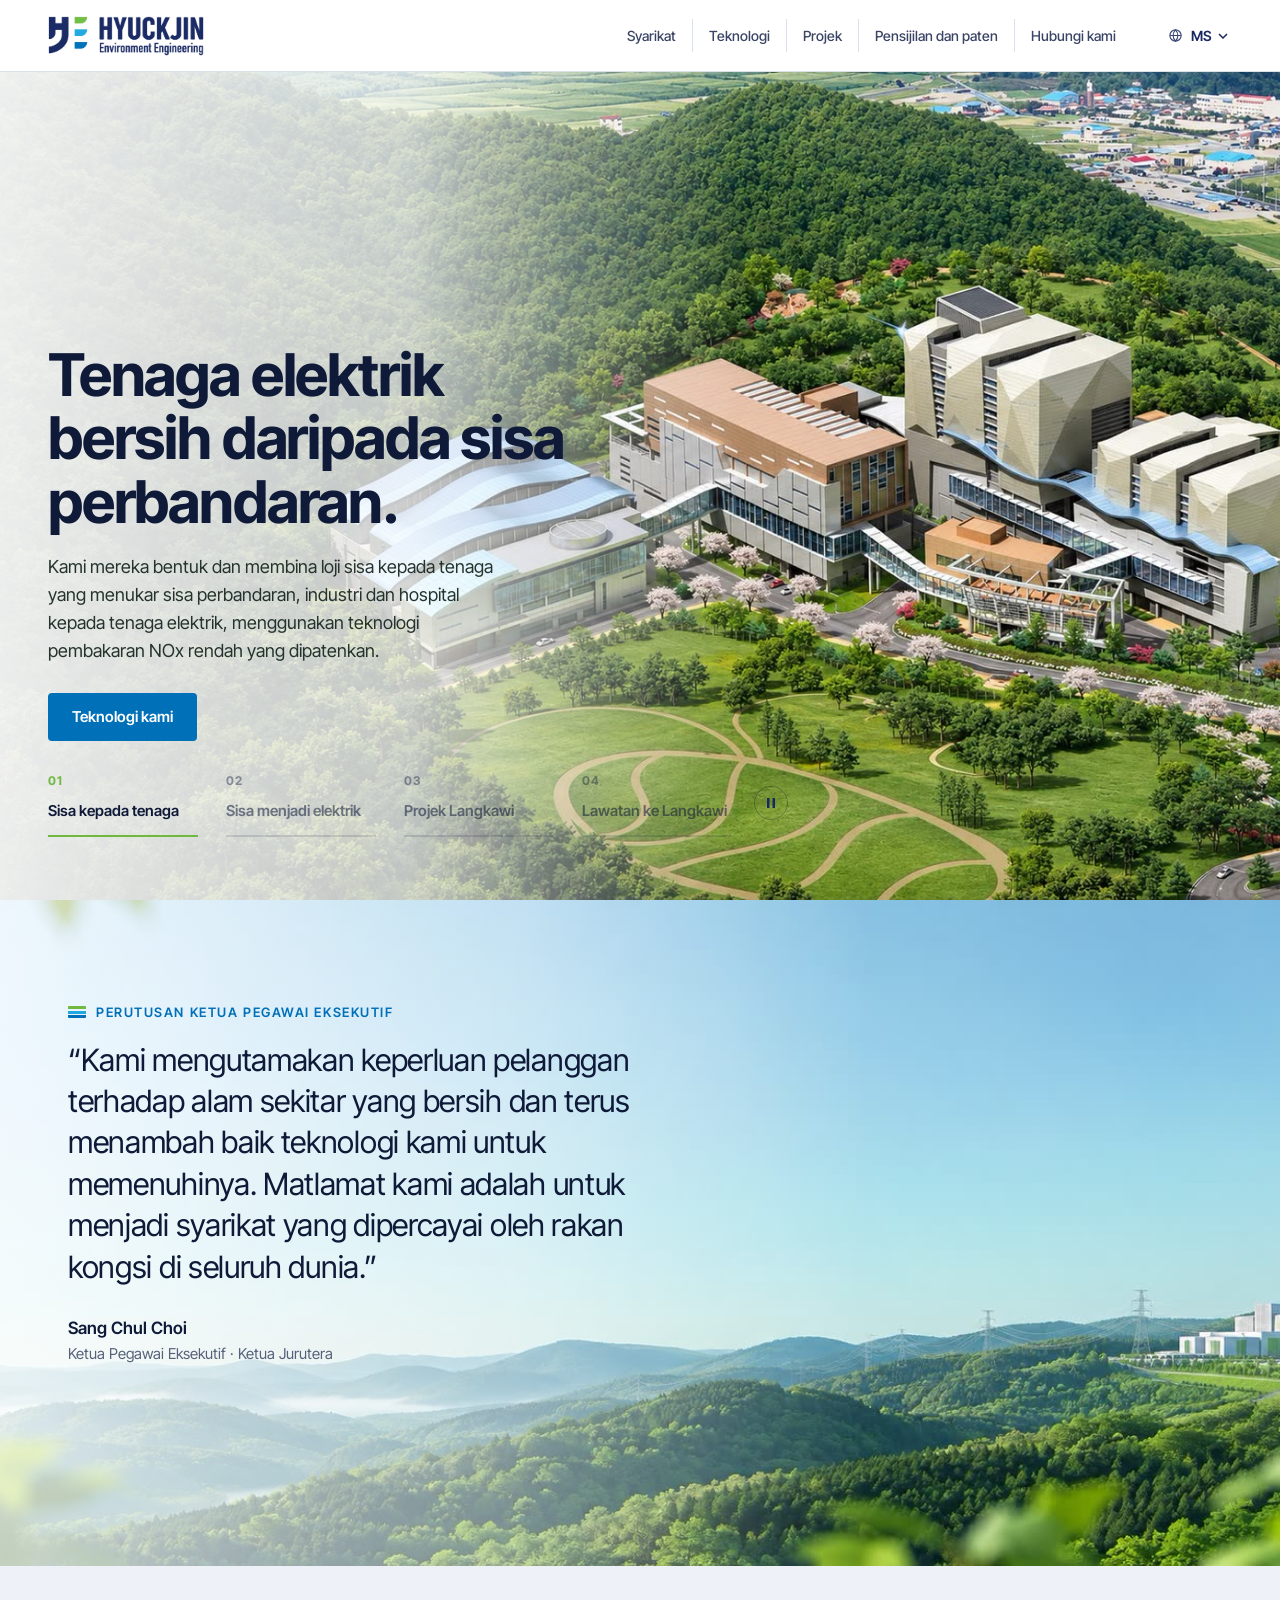
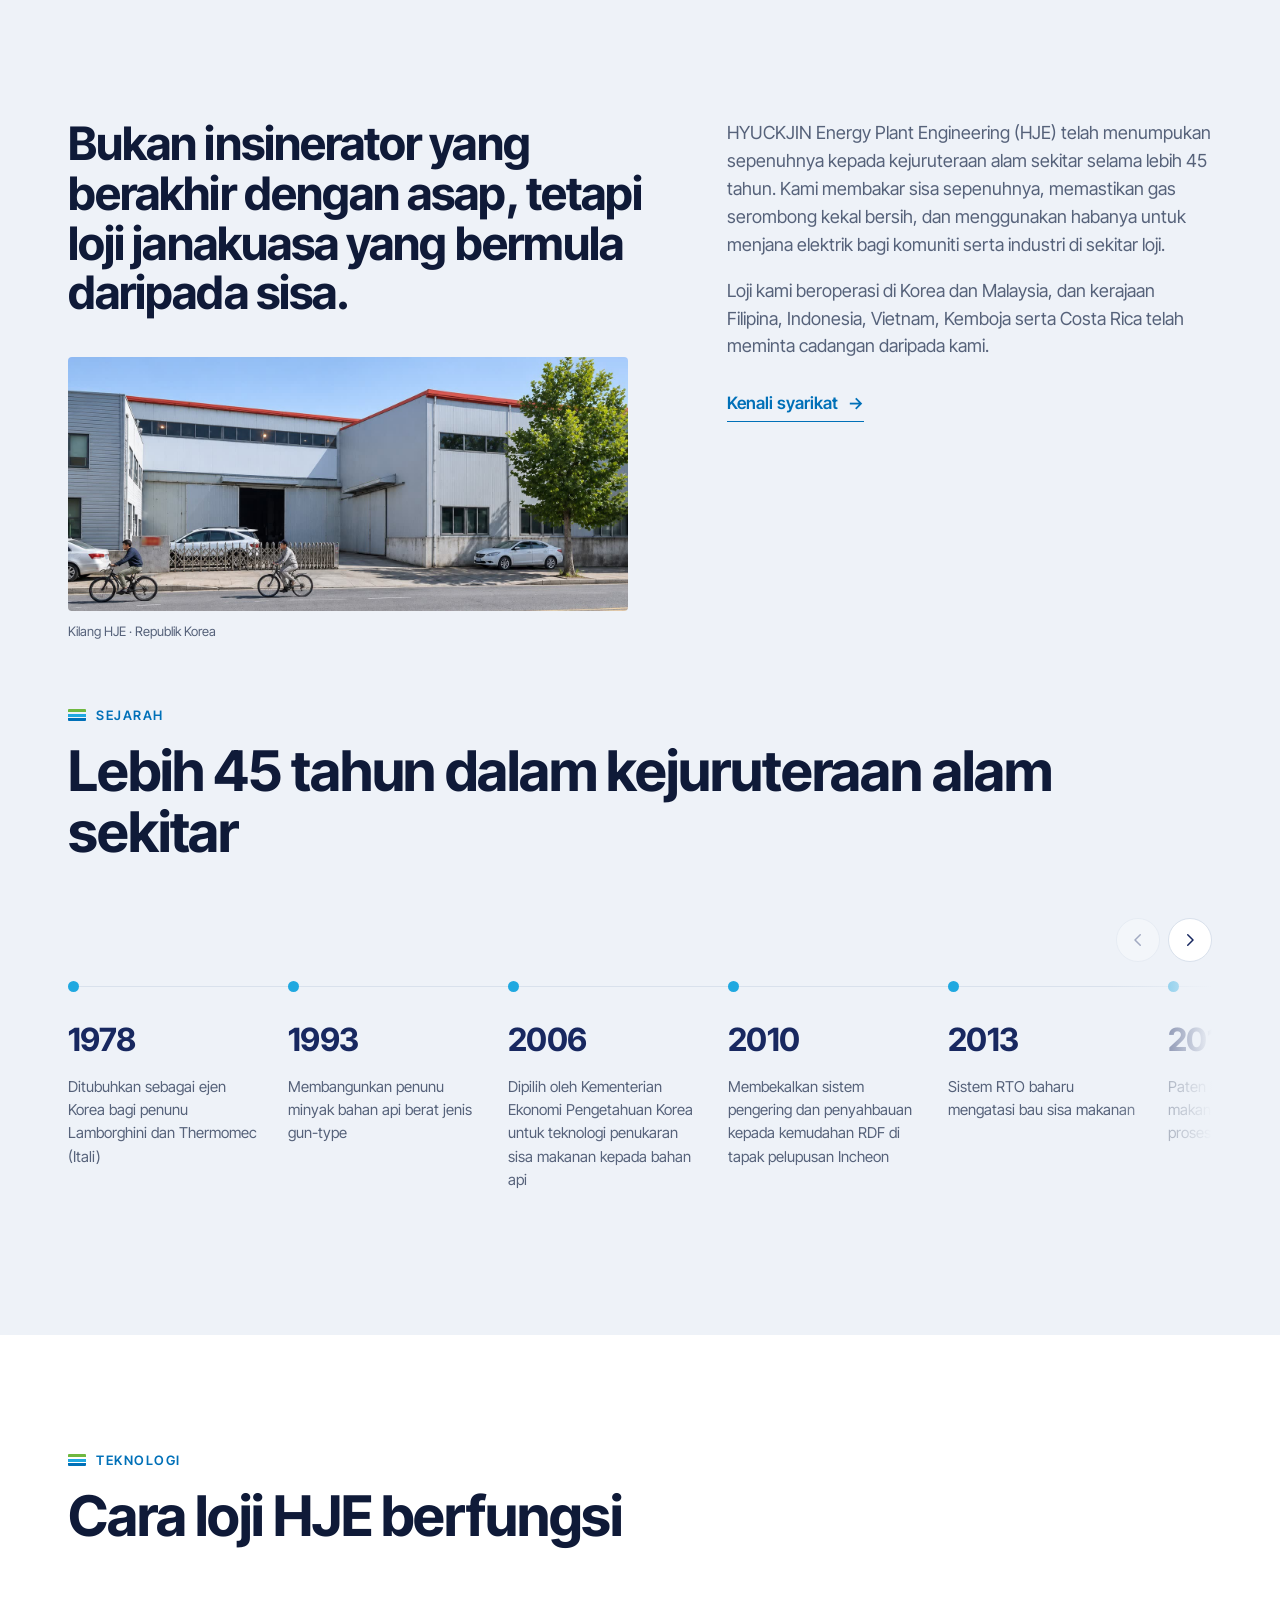
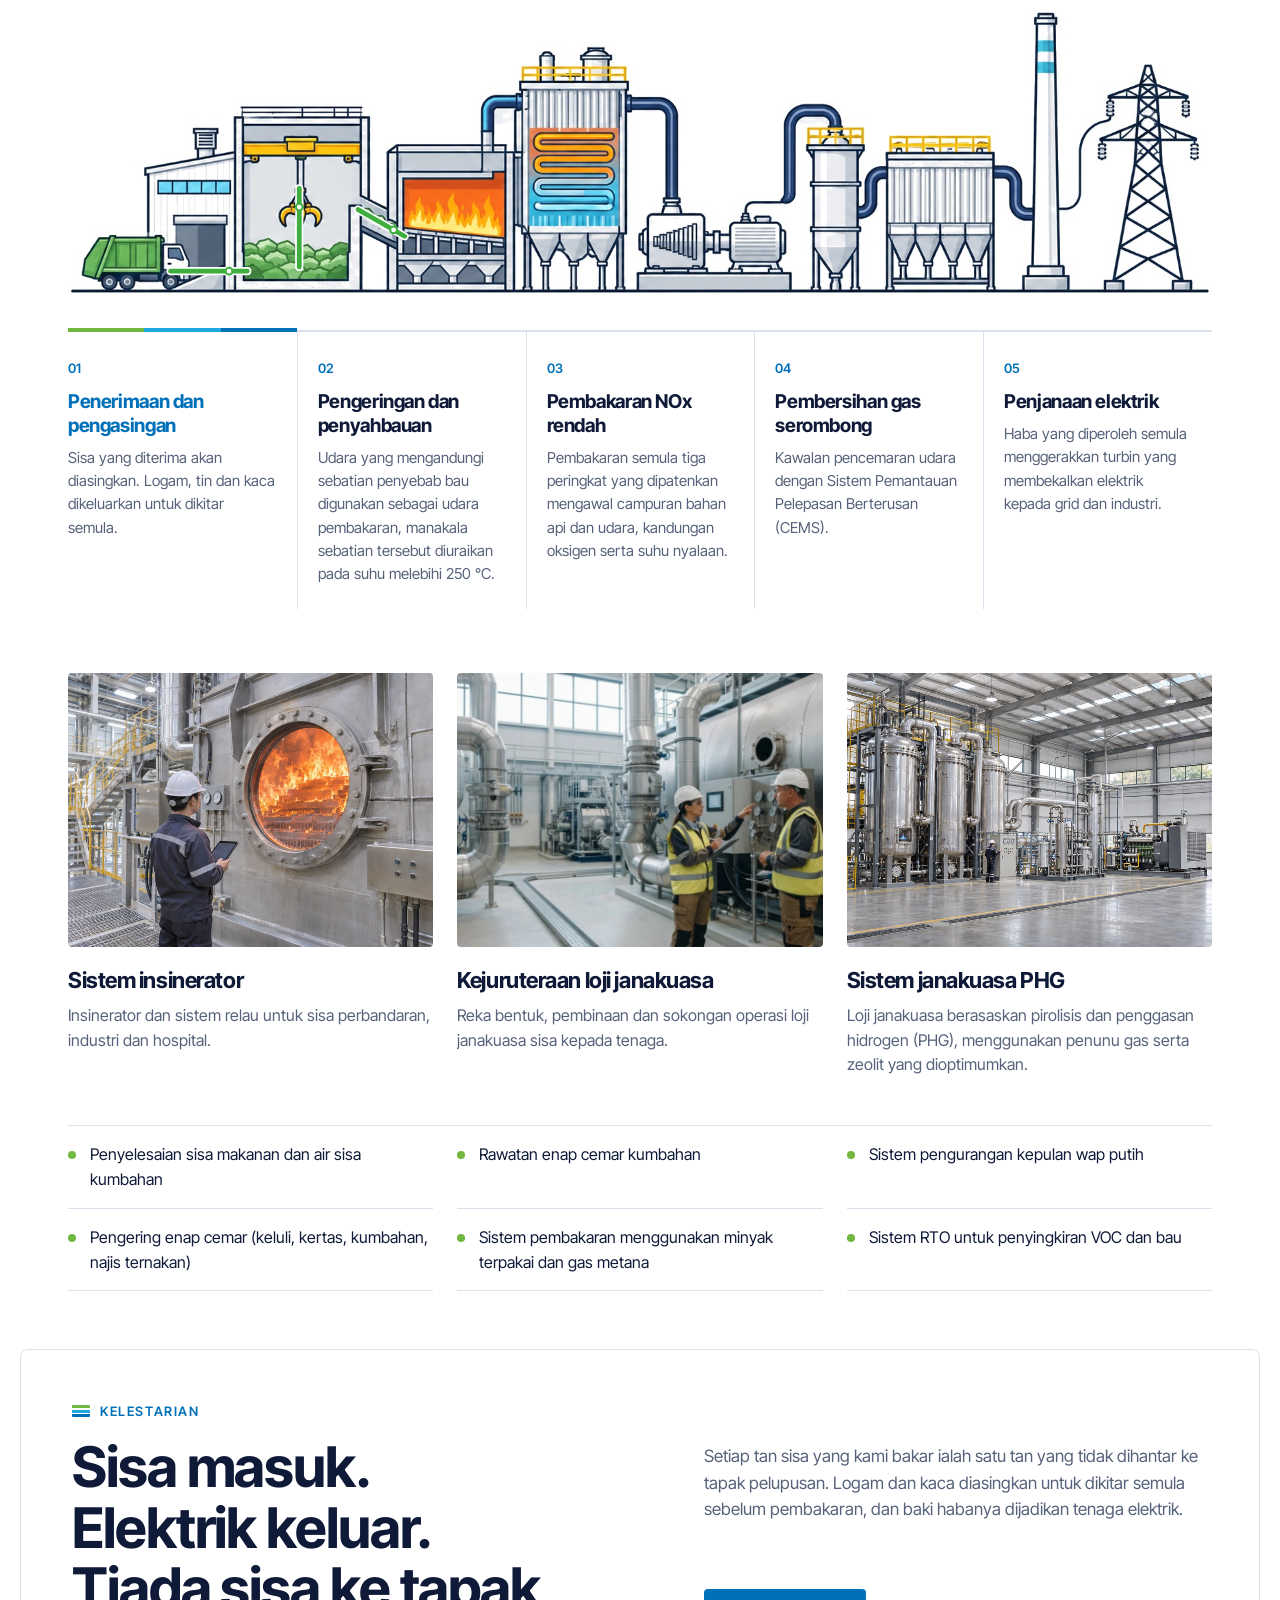
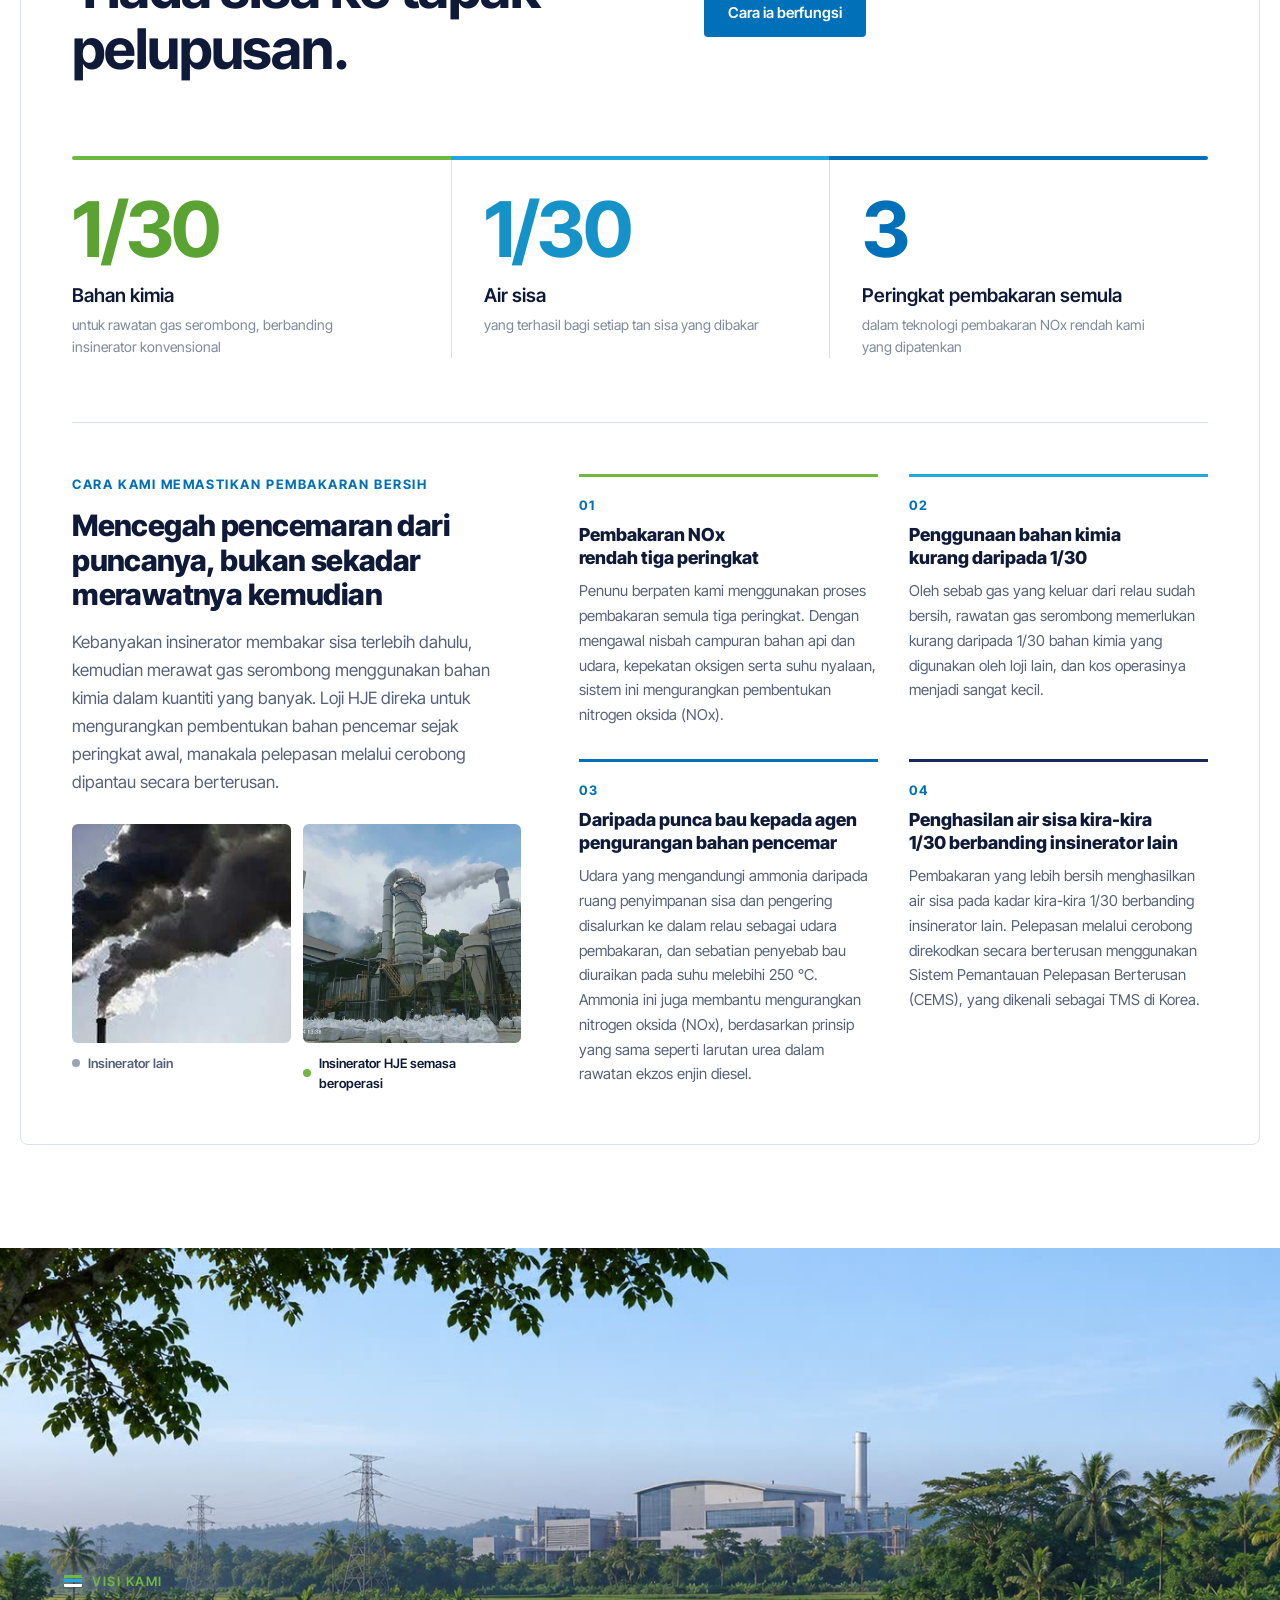
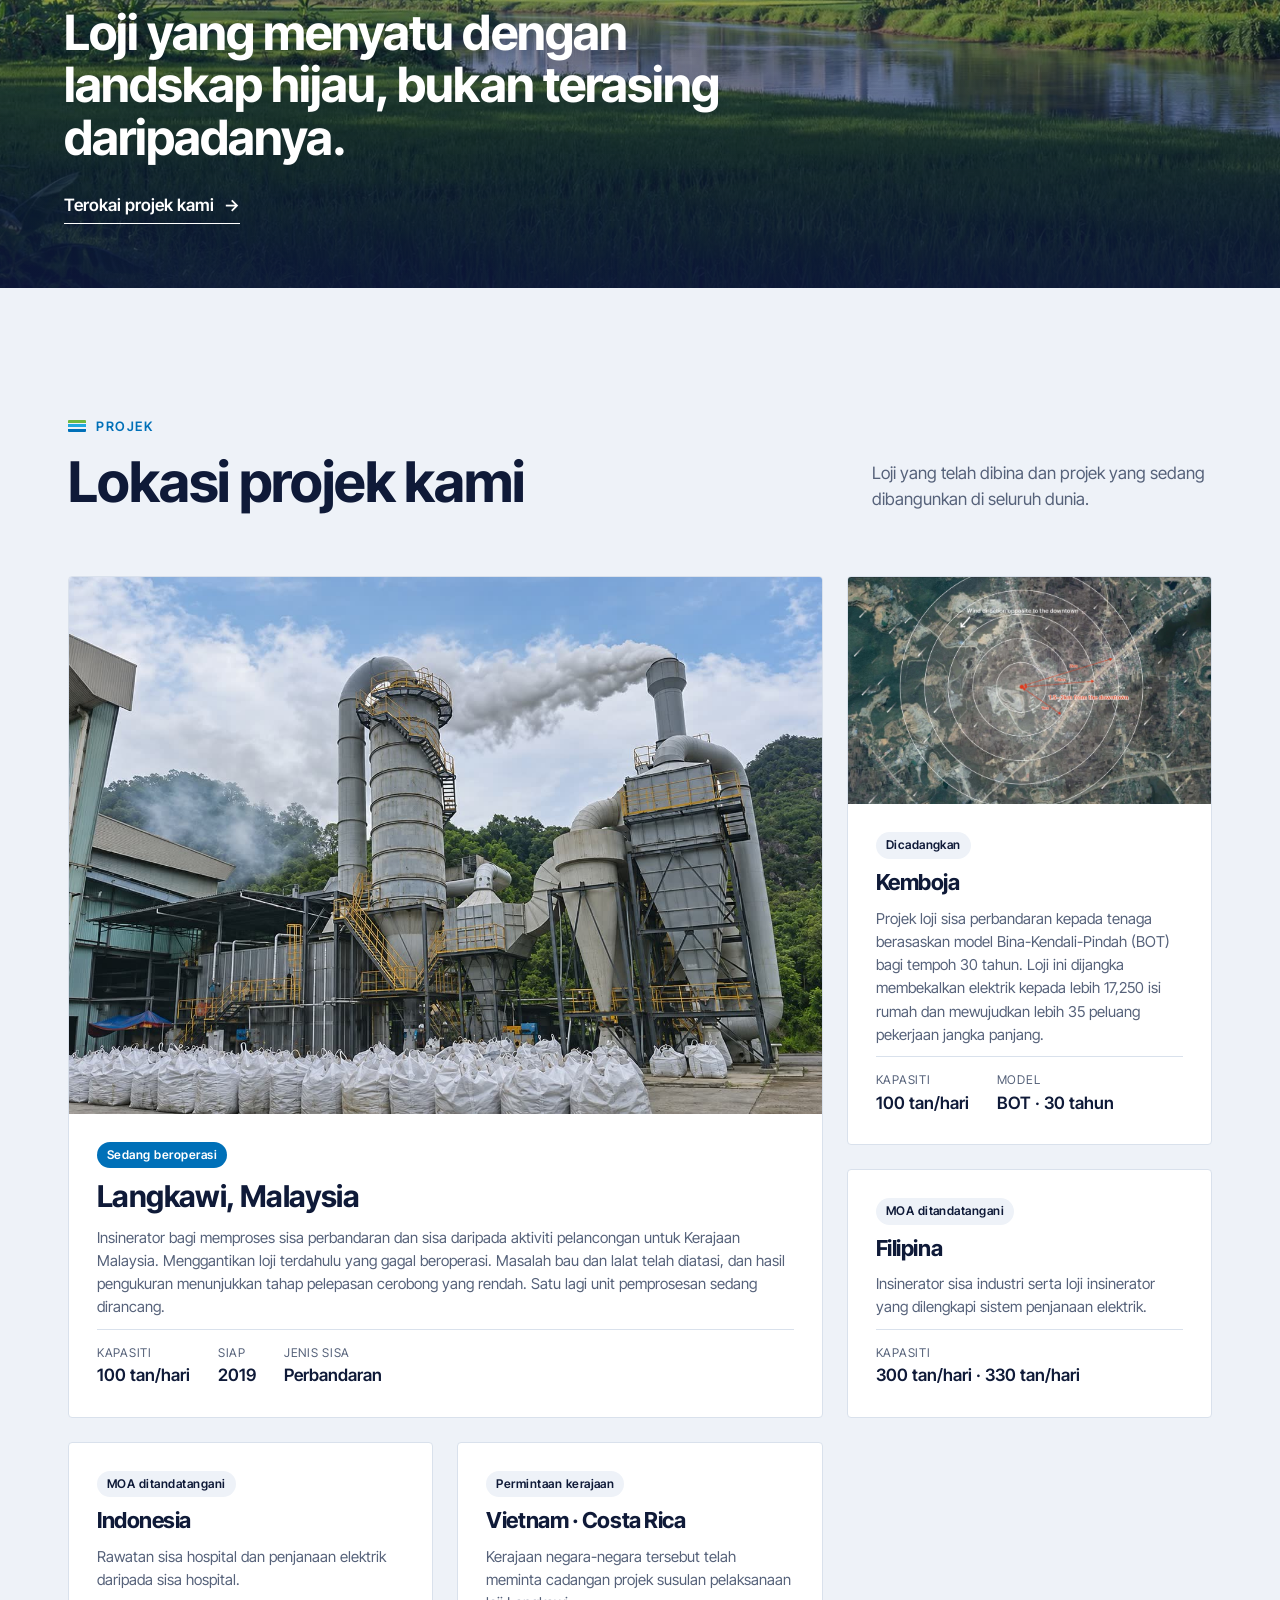
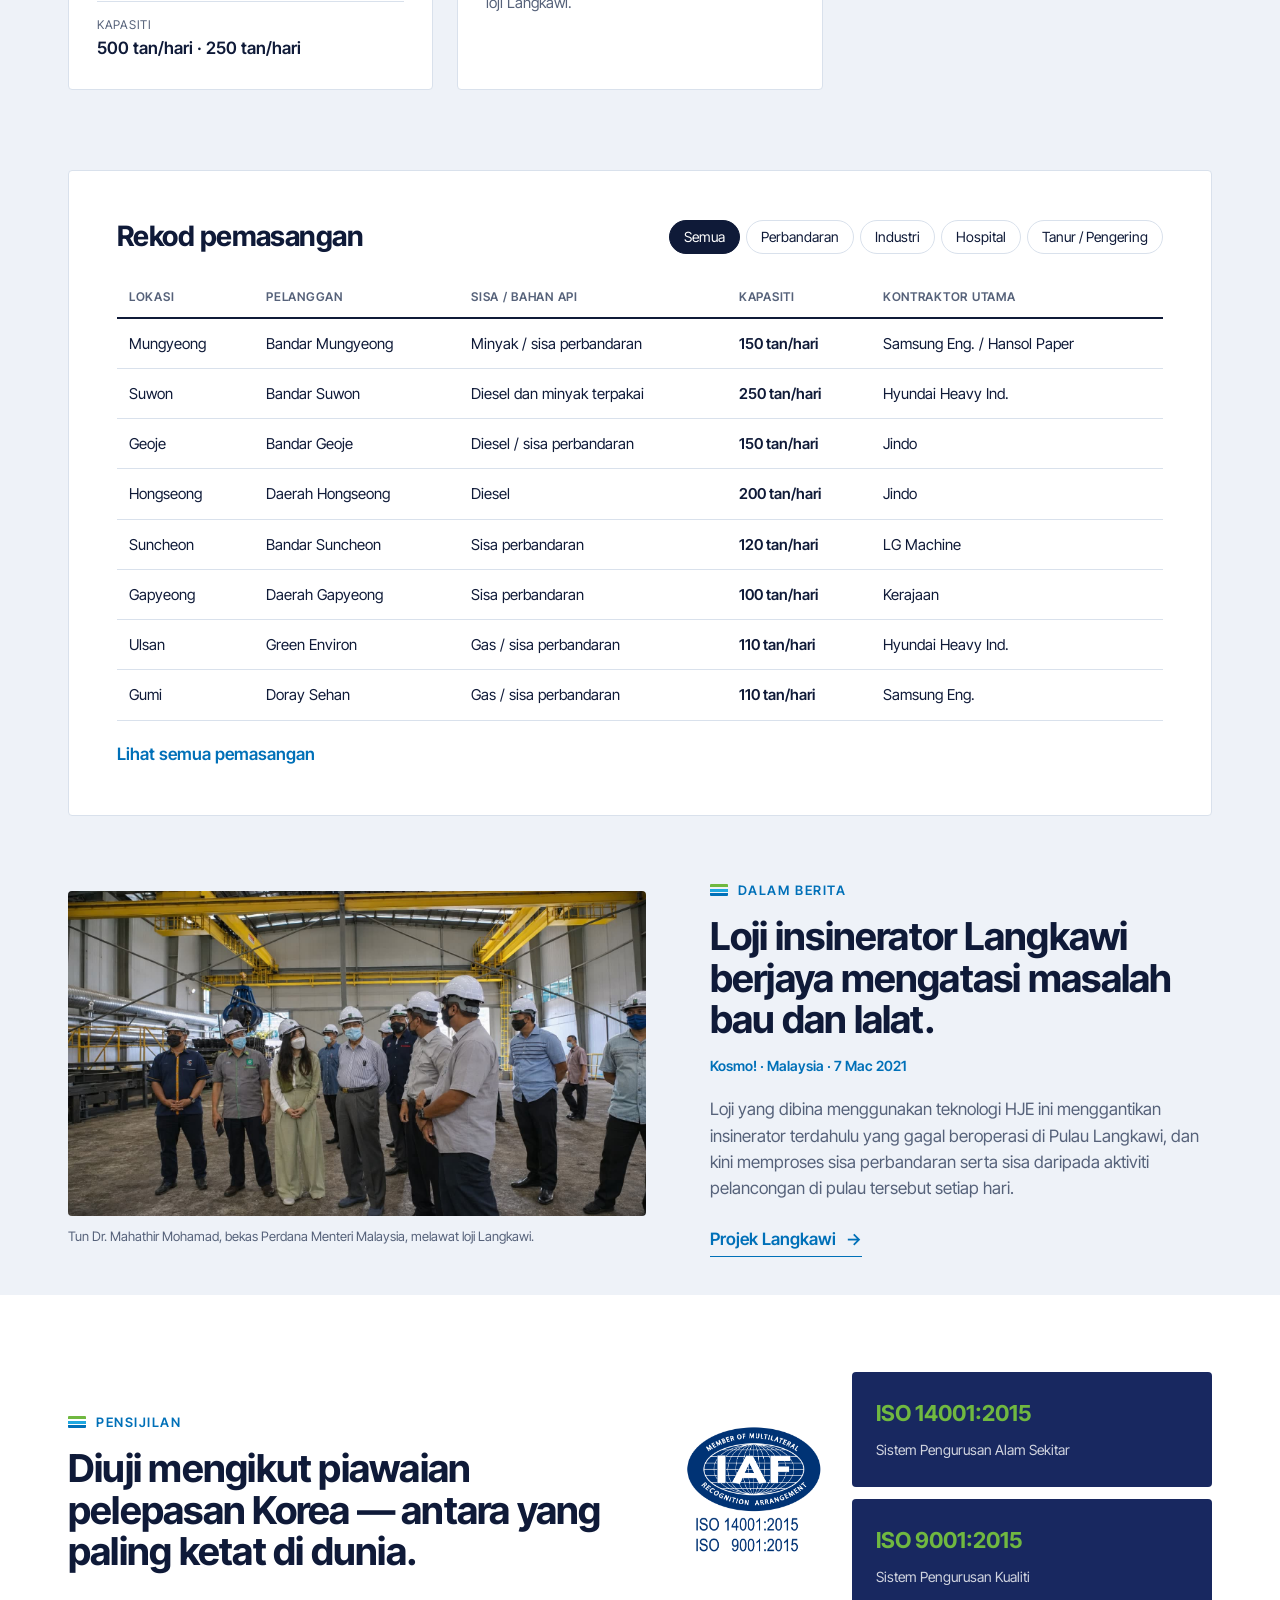
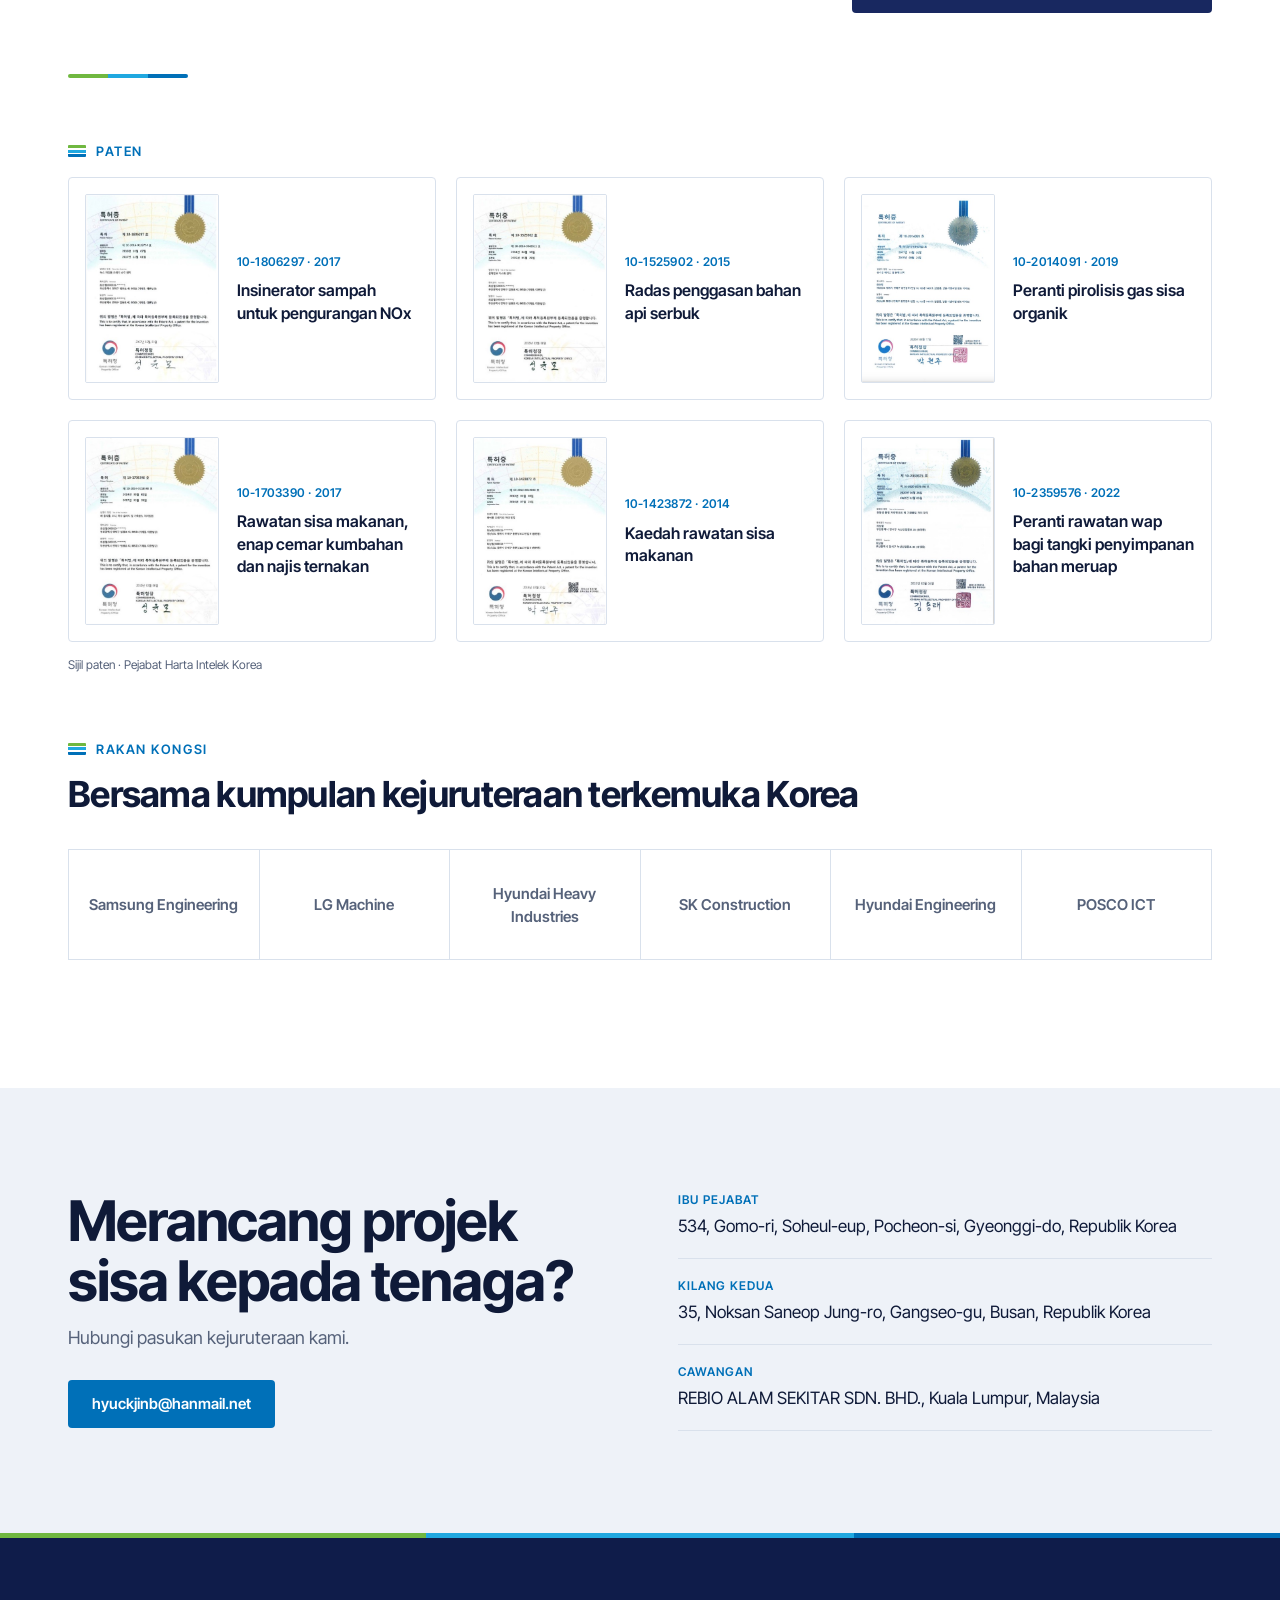
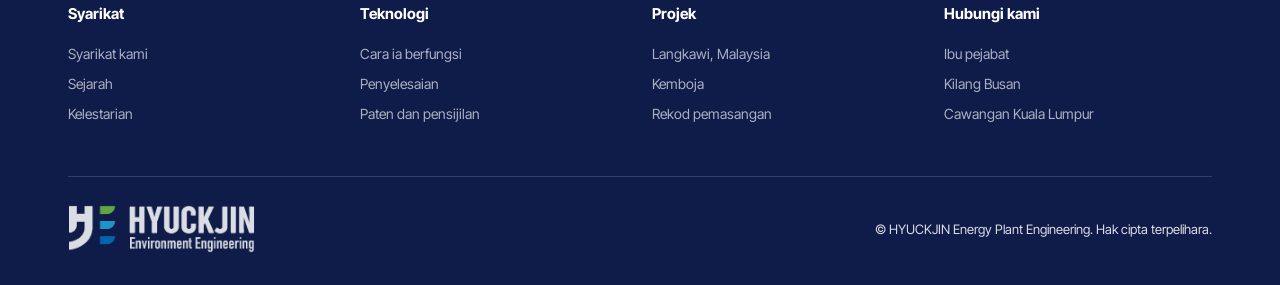
<file: ms/index.html>
<!doctype html>
<html lang="ms">
<head>
<meta charset="utf-8">
<meta name="viewport" content="width=device-width, initial-scale=1">
<title>HYUCKJIN Energy Plant Engineering | Sisa kepada tenaga</title>
<meta name="description" content="HYUCKJIN Energy Plant Engineering (HJE): loji sisa kepada tenaga dengan teknologi pembakaran NOx rendah yang dipatenkan. Sejak 1978.">
<meta property="og:type" content="website">
<meta property="og:site_name" content="HYUCKJIN">
<meta property="og:title" content="HYUCKJIN Energy Plant Engineering | Sisa kepada tenaga">
<meta property="og:description" content="Loji sisa kepada tenaga dengan teknologi pembakaran NOx rendah yang dipatenkan. Sejak 1978.">
<meta property="og:url" content="https://scherchen99-kim.github.io/hje-homepage/ms/">
<meta property="og:locale" content="ms_MY">
<meta property="og:image" content="https://scherchen99-kim.github.io/hje-homepage/assets/og-plant.jpg">
<meta property="og:image:width" content="1200">
<meta property="og:image:height" content="630">
<meta name="twitter:card" content="summary_large_image">
<meta name="twitter:image" content="https://scherchen99-kim.github.io/hje-homepage/assets/og-plant.jpg">
<link rel="image_src" href="https://scherchen99-kim.github.io/hje-homepage/assets/og-plant.jpg">
<link rel="preconnect" href="https://fonts.googleapis.com">
<link rel="preconnect" href="https://fonts.gstatic.com" crossorigin>
<link href="https://fonts.googleapis.com/css2?family=Inter+Tight:wght@400;500;600;700&display=swap" rel="stylesheet">
<link rel="stylesheet" href="../style.css?v=64">
</head>
<body>

<!-- ============ HEADER ============ -->
<header class="hdr" id="top">
  <div class="hdr__in">
    <a href="#top" class="logo" aria-label="HYUCKJIN Energy Plant Engineering">
      <img decoding="async" src="../assets/logo.png" alt="HYUCKJIN" width="832" height="214">
    </a>
    <nav class="nav" id="nav">
      <a href="#about">Syarikat</a>
      <a href="#technology">Teknologi</a>
      <a href="#projects">Projek</a>
      <a href="#certification">Pensijilan dan paten</a>
      <a href="#contact">Hubungi kami</a>
    </nav>
    <div class="hdr__tools">
      <div class="lang">
        <button class="lang__btn" aria-haspopup="true"><svg class="globe" width="15" height="15" viewBox="0 0 24 24" fill="none" stroke="currentColor" stroke-width="1.8" aria-hidden="true"><circle cx="12" cy="12" r="9"/><path d="M3 12h18M12 3c2.5 2.6 3.8 5.6 3.8 9s-1.3 6.4-3.8 9c-2.5-2.6-3.8-5.6-3.8-9S9.5 5.6 12 3z"/></svg>MS <svg width="10" height="6" viewBox="0 0 10 6"><path d="M1 1l4 4 4-4" stroke="currentColor" fill="none" stroke-width="1.5"/></svg></button>
        <ul class="lang__menu">
          <li><a href="../" lang="en"><span>English</span><small>EN</small></a></li>
          <li><a href="../ko/" lang="ko"><span>한국어</span><small>KO</small></a></li>
          <li><a href="../zh/" lang="zh-CN"><span>简体中文</span><small>ZH</small></a></li>
          <li><a href="../es/" lang="es"><span>Español</span><small>ES</small></a></li>
          <li><a href="../ms/" lang="ms" aria-current="true"><span>Bahasa Melayu</span><small>MS</small></a></li>
        </ul>
      </div>
      <button class="burger" id="burger" aria-label="Menu"><span></span><span></span></button>
    </div>
  </div>
</header>

<main>

<!-- ============ HERO (carousel) ============ -->
<section class="hero" id="hero">
  <div class="hero__slides">
    <article class="slide is-on" style="--img:url(../assets/ari/05-plant-hero.jpg)">
      <div class="slide__txt">
        <h1>Tenaga elektrik bersih daripada sisa perbandaran.</h1>
        <p>Kami mereka bentuk dan membina loji sisa kepada tenaga yang menukar sisa perbandaran, industri dan hospital kepada tenaga elektrik, menggunakan teknologi pembakaran NOx rendah yang dipatenkan.</p>
        <a href="#technology" class="btn btn--fill">Teknologi kami</a>
      </div>
    </article>
    <article class="slide" style="--img:url(../assets/conveyor.jpg)">
      <div class="slide__txt">
        <h1>Lebih banyak tenaga daripada setiap tan sisa.</h1>
        <p>Sisa diasingkan, dikeringkan dan dibakar sepenuhnya. Haba yang diperoleh semula menggerakkan turbin, lalu menukar sisa bandar kepada bekalan elektrik yang stabil.</p>
        <a href="#technology" class="btn btn--fill">Cara ia berfungsi</a>
      </div>
    </article>
    <article class="slide" style="--img:url(../assets/ari/01-langkawi-plant.jpg)">
      <div class="slide__txt">
        <h1>Langkawi, Malaysia.</h1>
        <p>Loji sisa perbandaran berkapasiti 100 tan sehari yang dibina melalui kontrak dengan Kerajaan Malaysia. Diluluskan untuk beroperasi selepas ujian teknologi dan pentauliahan oleh pihak kerajaan.</p>
        <a href="#projects" class="btn btn--fill">Lihat projek</a>
      </div>
    </article>
    <article class="slide slide--dark" style="--img:url(../assets/ari/08-visit.jpg)">
      <div class="slide__txt">
        <h1>Dipercayai oleh kerajaan.</h1>
        <p>Pada Mac 2021, Tun Dr. Mahathir Mohamad, bekas Perdana Menteri Malaysia, telah melawat loji kami di Langkawi.</p>
        <a href="#news" class="btn btn--fill">Dalam berita</a>
      </div>
    </article>
  </div>

  <div class="hero__cards" role="tablist">
    <button class="hcard is-on" data-i="0"><img decoding="async" src="../assets/ari/05-plant-hero.jpg" alt=""><span>Sisa kepada tenaga</span><i></i></button>
    <button class="hcard" data-i="1"><img decoding="async" src="../assets/conveyor.jpg" alt=""><span>Sisa menjadi elektrik</span><i></i></button>
    <button class="hcard" data-i="2"><img decoding="async" src="../assets/ari/01-langkawi-plant.jpg" alt=""><span>Projek Langkawi</span><i></i></button>
    <button class="hcard" data-i="3"><img decoding="async" src="../assets/ari/08-visit.jpg" alt=""><span>Lawatan ke Langkawi</span><i></i></button>
    <button class="hero__pause" id="pause" aria-label="Jeda"><svg width="12" height="12" viewBox="0 0 12 12"><rect x="2" y="1" width="2.5" height="10"/><rect x="7.5" y="1" width="2.5" height="10"/></svg></button>
  </div>
  <span class="hero__scroll">Scroll</span>
</section>

<!-- ============ CEO ============ -->
<section class="ceo" id="about" style="--img:url(../assets/ari/14-ceo-green.jpg)">
  <div class="wrap ceo__in">
    <blockquote class="reveal">
      <p class="eyebrow">Perutusan Ketua Pegawai Eksekutif</p>
      <p>“Kami mengutamakan keperluan pelanggan terhadap alam sekitar yang bersih dan terus menambah baik teknologi kami untuk memenuhinya. Matlamat kami adalah untuk menjadi syarikat yang dipercayai oleh rakan kongsi di seluruh dunia.”</p>
      <footer>Sang Chul Choi<span>Ketua Pegawai Eksekutif · Ketua Jurutera</span></footer>
    </blockquote>
  </div>
</section>

<!-- ============ STATEMENT ============ -->
<section class="statement" id="intro">
  <div class="wrap">
    <div class="statement__lead">
      <h2 class="reveal">Bukan insinerator yang berakhir dengan asap, tetapi loji janakuasa yang bermula daripada sisa.</h2>
      <figure class="statement__photo reveal">
        <img decoding="async" src="../assets/ari/04-factory.jpg" alt="Bangunan kilang HJE di Korea" width="1448" height="1086" loading="lazy">
        <figcaption>Kilang HJE · Republik Korea</figcaption>
      </figure>
    </div>
    <div class="statement__body reveal">
      <p>HYUCKJIN Energy Plant Engineering (HJE) telah menumpukan sepenuhnya kepada kejuruteraan alam sekitar selama lebih 45 tahun. Kami membakar sisa sepenuhnya, memastikan gas serombong kekal bersih, dan menggunakan habanya untuk menjana elektrik bagi komuniti serta industri di sekitar loji.</p>
      <p>Loji kami beroperasi di Korea dan Malaysia, dan kerajaan Filipina, Indonesia, Vietnam, Kemboja serta Costa Rica telah meminta cadangan daripada kami.</p>
      <a href="#history" class="link">Kenali syarikat <span>→</span></a>
    </div>
  </div>
</section>

<!-- ============ HISTORY ============ -->
<section class="history" id="history">
  <div class="wrap">
    <div class="sec-head reveal"><p class="eyebrow">Sejarah</p><h2>Lebih 45 tahun dalam kejuruteraan alam sekitar</h2></div>
    <div class="timeline reveal" id="timeline">
      <div class="tl"><b>1978</b><p>Ditubuhkan sebagai ejen Korea bagi penunu Lamborghini dan Thermomec (Itali)</p></div>
      <div class="tl"><b>1993</b><p>Membangunkan penunu minyak bahan api berat jenis gun-type</p></div>
      <div class="tl"><b>2006</b><p>Dipilih oleh Kementerian Ekonomi Pengetahuan Korea untuk teknologi penukaran sisa makanan kepada bahan api</p></div>
      <div class="tl"><b>2010</b><p>Membekalkan sistem pengering dan penyahbauan kepada kemudahan RDF di tapak pelupusan Incheon</p></div>
      <div class="tl"><b>2013</b><p>Sistem RTO baharu mengatasi bau sisa makanan</p></div>
      <div class="tl"><b>2014–15</b><p>Paten bagi rawatan sisa makanan, najis ternakan dan proses mesra alam</p></div>
      <div class="tl"><b>2016</b><p>Kontrak dengan Kerajaan Malaysia bagi insinerator Langkawi</p></div>
      <div class="tl"><b>2018</b><p>Menubuhkan H.J.E.C untuk pembuatan dan eksport insinerator berskala besar</p></div>
      <div class="tl"><b>2019</b><p>Loji Langkawi siap · Paten insinerator NOx rendah · Sistem PHG dibangunkan</p></div>
      <div class="tl"><b>Kini</b><p>Projek sedang dibangunkan di Asia Tenggara dan Amerika Tengah</p></div>
    </div>
  </div>
</section>

<!-- ============ TECHNOLOGY ============ -->
<section class="tech" id="technology">
  <div class="wrap">
    <div class="sec-head reveal">
      <p class="eyebrow">Teknologi</p>
      <h2>Cara loji HJE berfungsi</h2>
    </div>


    <div class="plant reveal" id="plant">
      <img decoding="async" src="../assets/plant-illustration.jpg?v=3" alt="Loji sisa kepada tenaga HJE: penerimaan, pembakaran, perolehan semula haba, pembersihan gas serombong dan penjanaan elektrik" width="1672" height="520">
      <svg class="plant__fx" viewBox="0 260 1672 520" aria-hidden="true">
        <defs>
          <radialGradient id="gOrange"><stop offset="0" stop-color="#ff7a1a" stop-opacity=".75"/><stop offset="1" stop-color="#ff7a1a" stop-opacity="0"/></radialGradient>
          <radialGradient id="gYellow"><stop offset="0" stop-color="#f5b400" stop-opacity=".8"/><stop offset="1" stop-color="#f5b400" stop-opacity="0"/></radialGradient>
        </defs>
        <circle class="fx-glow" data-step="3" cx="565" cy="610" r="95" fill="url(#gOrange)" style="animation-delay:0.0s"/>
        <circle class="fx-glow" data-step="3" cx="738" cy="550" r="80" fill="url(#gOrange)" style="animation-delay:0.3s"/>
        <circle class="fx-glow" data-step="5" cx="900" cy="660" r="60" fill="url(#gYellow)" style="animation-delay:0.6s"/>
        <circle class="fx-glow" data-step="5" cx="1006" cy="665" r="55" fill="url(#gYellow)" style="animation-delay:0.9s"/>
        <circle class="fx-glow" data-step="5" cx="1578" cy="520" r="95" fill="url(#gYellow)" style="animation-delay:1.2s"/>
        <path id="fp0" class="fx-under" data-step="1" d="M150,706 L262,706"/>
        <path class="fx-path fx-waste" data-step="1" d="M150,706 L262,706"/>
        <path id="fp1" class="fx-under" data-step="1" d="M338,700 L338,585"/>
        <path class="fx-path fx-waste" data-step="1" d="M338,700 L338,585"/>
        <path id="fp2" class="fx-under" data-step="1" d="M424,616 L492,655"/>
        <path class="fx-path fx-waste" data-step="1" d="M424,616 L492,655"/>
        <path id="fp3" class="fx-under" data-step="2" d="M478,676 L640,676"/>
        <path class="fx-path fx-air" data-step="2" d="M478,676 L640,676"/>
        <path id="fp4" class="fx-under" data-step="3" d="M613,535 L613,458 L660,458"/>
        <path class="fx-path fx-heat" data-step="3" d="M613,535 L613,458 L660,458"/>
        <path id="fp5" class="fx-under" data-step="4" d="M986,622 L1041,602 L1051,595 L1051,477 L1126,477 L1126,505"/>
        <path class="fx-path fx-gas" data-step="4" d="M986,622 L1041,602 L1051,595 L1051,477 L1126,477 L1126,505"/>
        <path id="fp6" class="fx-under" data-step="4" d="M1161,612 L1168,612 L1168,560 L1200,558"/>
        <path class="fx-path fx-gas" data-step="4" d="M1161,612 L1168,612 L1168,560 L1200,558"/>
        <path id="fp7" class="fx-under" data-step="4" d="M1353,555 L1386,560 L1396,610 L1411,615"/>
        <path class="fx-path fx-gas" data-step="4" d="M1353,555 L1386,560 L1396,610 L1411,615"/>
        <path id="fp8" class="fx-under" data-step="4" d="M1436,600 L1436,338"/>
        <path class="fx-path fx-clean" data-step="4" d="M1436,600 L1436,338"/>
        <path id="fp9" class="fx-under" data-step="5" d="M822,458 L876,458 L876,614"/>
        <path class="fx-path fx-steam" data-step="5" d="M822,458 L876,458 L876,614"/>
        <path id="fp10" class="fx-under" data-step="5" d="M1006,702 L1006,752 L1580,752 L1580,735"/>
        <path class="fx-path fx-power" data-step="5" d="M1006,702 L1006,752 L1580,752 L1580,735"/>
        <circle class="fx-dot fx-waste" data-step="1" r="5"><animateMotion dur="1.4s" begin="0.00s" repeatCount="indefinite"><mpath href="#fp0"/></animateMotion></circle>
        <circle class="fx-dot fx-waste" data-step="1" r="5"><animateMotion dur="1.4s" begin="0.00s" repeatCount="indefinite"><mpath href="#fp1"/></animateMotion></circle>
        <circle class="fx-dot fx-waste" data-step="1" r="5"><animateMotion dur="1.4s" begin="0.00s" repeatCount="indefinite"><mpath href="#fp2"/></animateMotion></circle>
        <circle class="fx-dot fx-air" data-step="2" r="5"><animateMotion dur="1.4s" begin="0.00s" repeatCount="indefinite"><mpath href="#fp3"/></animateMotion></circle>
        <circle class="fx-dot fx-heat" data-step="3" r="5"><animateMotion dur="1.4s" begin="0.00s" repeatCount="indefinite"><mpath href="#fp4"/></animateMotion></circle>
        <circle class="fx-dot fx-gas" data-step="4" r="5"><animateMotion dur="2.4s" begin="0.00s" repeatCount="indefinite"><mpath href="#fp5"/></animateMotion></circle>
        <circle class="fx-dot fx-gas" data-step="4" r="5"><animateMotion dur="2.4s" begin="-1.22s" repeatCount="indefinite"><mpath href="#fp5"/></animateMotion></circle>
        <circle class="fx-dot fx-gas" data-step="4" r="5"><animateMotion dur="1.4s" begin="0.00s" repeatCount="indefinite"><mpath href="#fp6"/></animateMotion></circle>
        <circle class="fx-dot fx-gas" data-step="4" r="5"><animateMotion dur="1.4s" begin="0.00s" repeatCount="indefinite"><mpath href="#fp7"/></animateMotion></circle>
        <circle class="fx-dot fx-clean" data-step="4" r="5"><animateMotion dur="2.2s" begin="0.00s" repeatCount="indefinite"><mpath href="#fp8"/></animateMotion></circle>
        <circle class="fx-dot fx-steam" data-step="5" r="5"><animateMotion dur="1.8s" begin="0.00s" repeatCount="indefinite"><mpath href="#fp9"/></animateMotion></circle>
        <circle class="fx-dot fx-power" data-step="5" r="5"><animateMotion dur="5.3s" begin="0.00s" repeatCount="indefinite"><mpath href="#fp10"/></animateMotion></circle>
        <circle class="fx-dot fx-power" data-step="5" r="5"><animateMotion dur="5.3s" begin="-1.34s" repeatCount="indefinite"><mpath href="#fp10"/></animateMotion></circle>
        <circle class="fx-dot fx-power" data-step="5" r="5"><animateMotion dur="5.3s" begin="-2.67s" repeatCount="indefinite"><mpath href="#fp10"/></animateMotion></circle>
        <circle class="fx-dot fx-power" data-step="5" r="5"><animateMotion dur="5.3s" begin="-4.01s" repeatCount="indefinite"><mpath href="#fp10"/></animateMotion></circle>
        <circle class="fx-puff" data-step="4" cx="1436" cy="335" r="10"><animate attributeName="cy" values="335;250" dur="3s" begin="0s" repeatCount="indefinite"/><animate attributeName="r" values="8;26" dur="3s" begin="0s" repeatCount="indefinite"/><animate attributeName="opacity" values=".9;0" dur="3s" begin="0s" repeatCount="indefinite"/></circle>
        <circle class="fx-puff" data-step="4" cx="1436" cy="335" r="10"><animate attributeName="cy" values="335;250" dur="3s" begin="1s" repeatCount="indefinite"/><animate attributeName="r" values="8;26" dur="3s" begin="1s" repeatCount="indefinite"/><animate attributeName="opacity" values=".9;0" dur="3s" begin="1s" repeatCount="indefinite"/></circle>
        <circle class="fx-puff" data-step="4" cx="1436" cy="335" r="10"><animate attributeName="cy" values="335;250" dur="3s" begin="2s" repeatCount="indefinite"/><animate attributeName="r" values="8;26" dur="3s" begin="2s" repeatCount="indefinite"/><animate attributeName="opacity" values=".9;0" dur="3s" begin="2s" repeatCount="indefinite"/></circle>
      </svg>
    </div>

    <ol class="flow reveal">
      <li><span>01</span><h3>Penerimaan dan pengasingan</h3><p>Sisa yang diterima akan diasingkan. Logam, tin dan kaca dikeluarkan untuk dikitar semula.</p></li>
      <li><span>02</span><h3>Pengeringan dan penyahbauan</h3><p>Udara yang mengandungi sebatian penyebab bau digunakan sebagai udara pembakaran, manakala sebatian tersebut diuraikan pada suhu melebihi 250 °C.</p></li>
      <li><span>03</span><h3>Pembakaran NOx rendah</h3><p>Pembakaran semula tiga peringkat yang dipatenkan mengawal campuran bahan api dan udara, kandungan oksigen serta suhu nyalaan.</p></li>
      <li><span>04</span><h3>Pembersihan gas serombong</h3><p>Kawalan pencemaran udara dengan Sistem Pemantauan Pelepasan Berterusan (CEMS).</p></li>
      <li><span>05</span><h3>Penjanaan elektrik</h3><p>Haba yang diperoleh semula menggerakkan turbin yang membekalkan elektrik kepada grid dan industri.</p></li>
    </ol>

    <div class="tech__grid">
      <article class="tcard reveal"><img decoding="async" src="../assets/ari/09-incinerator.jpg" alt="Jurutera memeriksa relau jeriji melalui tingkap pemeriksaan"><div><h3>Sistem insinerator</h3><p>Insinerator dan sistem relau untuk sisa perbandaran, industri dan hospital.</p></div></article>
      <article class="tcard reveal"><img decoding="async" src="../assets/gemini-engineers.jpg" alt="Jurutera memeriksa peralatan loji"><div><h3>Kejuruteraan loji janakuasa</h3><p>Reka bentuk, pembinaan dan sokongan operasi loji janakuasa sisa kepada tenaga.</p></div></article>
      <article class="tcard reveal"><img decoding="async" src="../assets/ari/10-phg.jpg" alt="Reaktor pirolisis dan penggasan yang disambungkan kepada penjana enjin gas"><div><h3>Sistem janakuasa PHG</h3><p>Loji janakuasa berasaskan pirolisis dan penggasan hidrogen (PHG), menggunakan penunu gas serta zeolit yang dioptimumkan.</p></div></article>
    </div>

    <ul class="tech__list reveal">
      <li>Penyelesaian sisa makanan dan air sisa kumbahan</li>
      <li>Rawatan enap cemar kumbahan</li>
      <li>Sistem pengurangan kepulan wap putih</li>
      <li>Pengering enap cemar (keluli, kertas, kumbahan, najis ternakan)</li>
      <li>Sistem pembakaran menggunakan minyak terpakai dan gas metana</li>
      <li>Sistem RTO untuk penyingkiran VOC dan bau</li>
    </ul>
  </div>
</section>

<!-- ============ IMPACT PANEL (grey + dark stats) ============ -->
<section class="impact" id="sustainability">
  <div class="impact__panel reveal">
    <div class="impact__txt">
      <p class="eyebrow">Kelestarian</p>
      <h2>Sisa masuk.<br>Elektrik keluar.<br>Tiada sisa ke tapak pelupusan.</h2>
      <p>Setiap tan sisa yang kami bakar ialah satu tan yang tidak dihantar ke tapak pelupusan. Logam dan kaca diasingkan untuk dikitar semula sebelum pembakaran, dan baki habanya dijadikan tenaga elektrik.</p>
      <a href="#technology" class="btn btn--fill">Cara ia berfungsi</a>
    </div>
    <div class="impact__stats">
      <div class="stat"><b><span class="count" data-to="30" data-pre="1/">1/30</span></b><em>Bahan kimia</em><p>untuk rawatan gas serombong, berbanding insinerator konvensional</p></div>
      <div class="stat"><b><span class="count" data-to="30" data-pre="1/">1/30</span></b><em>Air sisa</em><p>yang terhasil bagi setiap tan sisa yang dibakar</p></div>
      <div class="stat"><b><span class="count" data-to="3">3</span></b><em>Peringkat pembakaran semula</em><p>dalam teknologi pembakaran NOx rendah kami yang dipatenkan</p></div>
    </div>
    <div class="clean">
      <div class="clean__intro">
        <p class="clean__kicker">Cara kami memastikan pembakaran bersih</p>
        <h3>Mencegah pencemaran dari puncanya, bukan sekadar merawatnya kemudian</h3>
        <p>Kebanyakan insinerator membakar sisa terlebih dahulu, kemudian merawat gas serombong menggunakan bahan kimia dalam kuantiti yang banyak. Loji HJE direka untuk mengurangkan pembentukan bahan pencemar sejak peringkat awal, manakala pelepasan melalui cerobong dipantau secara berterusan.</p>
        <div class="clean__compare">
          <figure class="is-other"><img decoding="async" src="../assets/smoke-other.jpg" alt="Asap hitam yang keluar dari cerobong insinerator lain" loading="lazy" data-zoom><figcaption>Insinerator lain</figcaption></figure>
          <figure class="is-hje"><img decoding="async" src="../assets/smoke-hje.jpg" alt="Cerobong insinerator HJE semasa beroperasi" loading="lazy" data-zoom><figcaption>Insinerator HJE semasa beroperasi</figcaption></figure>
        </div>
      </div>
      <ol class="clean__list">
        <li><span>01</span><h4>Pembakaran NOx rendah tiga peringkat</h4><p>Penunu berpaten kami menggunakan proses pembakaran semula tiga peringkat. Dengan mengawal nisbah campuran bahan api dan udara, kepekatan oksigen serta suhu nyalaan, sistem ini mengurangkan pembentukan nitrogen oksida (NOx).</p></li>
        <li><span>02</span><h4>Penggunaan bahan kimia kurang daripada 1/30</h4><p>Oleh sebab gas yang keluar dari relau sudah bersih, rawatan gas serombong memerlukan kurang daripada 1/30 bahan kimia yang digunakan oleh loji lain, dan kos operasinya menjadi sangat kecil.</p></li>
        <li><span>03</span><h4>Daripada punca bau kepada agen pengurangan bahan pencemar</h4><p>Udara yang mengandungi ammonia daripada ruang penyimpanan sisa dan pengering disalurkan ke dalam relau sebagai udara pembakaran, dan sebatian penyebab bau diuraikan pada suhu melebihi 250 °C. Ammonia ini juga membantu mengurangkan nitrogen oksida (NOx), berdasarkan prinsip yang sama seperti larutan urea dalam rawatan ekzos enjin diesel.</p></li>
        <li><span>04</span><h4>Penghasilan air sisa kira-kira 1/30 berbanding insinerator lain</h4><p>Pembakaran yang lebih bersih menghasilkan air sisa pada kadar kira-kira 1/30 berbanding insinerator lain. Pelepasan melalui cerobong direkodkan secara berterusan menggunakan Sistem Pemantauan Pelepasan Berterusan (CEMS), yang dikenali sebagai TMS di Korea.</p></li>
      </ol>
    </div>
  </div>
</section>

<!-- ============ FEATURE (full-bleed story) ============ -->
<section class="feature" style="--img:url(../assets/ari/06-green-band.jpg)">
  <div class="feature__in reveal">
    <p class="eyebrow">Visi kami</p>
    <h2>Loji yang menyatu dengan landskap hijau, bukan terasing daripadanya.</h2>
    <a href="#projects" class="link link--light">Terokai projek kami <span>→</span></a>
  </div>
</section>

<!-- ============ PROJECTS ============ -->
<section class="projects" id="projects">
  <div class="wrap">
    <div class="sec-head sec-head--row reveal">
      <div><p class="eyebrow">Projek</p><h2>Lokasi projek kami</h2></div>
      <p class="sec-head__note">Loji yang telah dibina dan projek yang sedang dibangunkan di seluruh dunia.</p>
    </div>

    <div class="pgrid">
      <article class="pcard pcard--big reveal">
        <img decoding="async" src="../assets/ari/01-langkawi-plant.jpg" alt="Loji insinerator Langkawi">
        <div class="pcard__body">
          <span class="tag tag--done">Sedang beroperasi</span>
          <h3>Langkawi, Malaysia</h3>
          <p>Insinerator bagi memproses sisa perbandaran dan sisa daripada aktiviti pelancongan untuk Kerajaan Malaysia. Menggantikan loji terdahulu yang gagal beroperasi. Masalah bau dan lalat telah diatasi, dan hasil pengukuran menunjukkan tahap pelepasan cerobong yang rendah. Satu lagi unit pemprosesan sedang dirancang.</p>
          <dl><div><dt>Kapasiti</dt><dd>100 tan/hari</dd></div><div><dt>Siap</dt><dd>2019</dd></div><div><dt>Jenis sisa</dt><dd>Perbandaran</dd></div></dl>
        </div>
      </article>
      <article class="pcard reveal">
        <img decoding="async" class="pcard__map" data-zoom src="../assets/cambodia-site-map.jpg" alt="Tapak cadangan loji di Kemboja, 1.5–2 km dari pusat bandar">
        <div class="pcard__body">
          <span class="tag">Dicadangkan</span>
          <h3>Kemboja</h3>
          <p>Projek loji sisa perbandaran kepada tenaga berasaskan model Bina-Kendali-Pindah (BOT) bagi tempoh 30 tahun. Loji ini dijangka membekalkan elektrik kepada lebih 17,250 isi rumah dan mewujudkan lebih 35 peluang pekerjaan jangka panjang.</p>
          <dl><div><dt>Kapasiti</dt><dd>100 tan/hari</dd></div><div><dt>Model</dt><dd>BOT · 30 tahun</dd></div></dl>
        </div>
      </article>
      <article class="pcard pcard--text reveal">
        <div class="pcard__body">
          <span class="tag">MOA ditandatangani</span>
          <h3>Filipina</h3>
          <p>Insinerator sisa industri serta loji insinerator yang dilengkapi sistem penjanaan elektrik.</p>
          <dl><div><dt>Kapasiti</dt><dd>300 tan/hari · 330 tan/hari</dd></div></dl>
        </div>
      </article>
      <article class="pcard pcard--text reveal">
        <div class="pcard__body">
          <span class="tag">MOA ditandatangani</span>
          <h3>Indonesia</h3>
          <p>Rawatan sisa hospital dan penjanaan elektrik daripada sisa hospital.</p>
          <dl><div><dt>Kapasiti</dt><dd>500 tan/hari · 250 tan/hari</dd></div></dl>
        </div>
      </article>
      <article class="pcard pcard--text reveal">
        <div class="pcard__body">
          <span class="tag">Permintaan kerajaan</span>
          <h3>Vietnam · Costa Rica</h3>
          <p>Kerajaan negara-negara tersebut telah meminta cadangan projek susulan pelaksanaan loji Langkawi.</p>
        </div>
      </article>
    </div>

    <!-- installation record -->
    <div class="record reveal" id="record">
      <div class="record__head">
        <h3>Rekod pemasangan</h3>
        <div class="filters" role="group" aria-label="Tapis">
          <button class="is-on" data-f="all">Semua</button>
          <button data-f="city">Perbandaran</button>
          <button data-f="factory">Industri</button>
          <button data-f="hospital">Hospital</button>
          <button data-f="kiln">Tanur / Pengering</button>
        </div>
      </div>
      <div class="record__table">
        <table>
          <thead><tr><th>Lokasi</th><th>Pelanggan</th><th>Sisa / bahan api</th><th>Kapasiti</th><th>Kontraktor utama</th></tr></thead>
          <tbody id="recBody"></tbody>
        </table>
      </div>
      <button class="record__more" id="recMore">Lihat semua pemasangan</button>
    </div>
  </div>
</section>

<!-- ============ NEWS (Langkawi visit) ============ -->
<section class="news" id="news">
  <div class="wrap news__in">
    <figure class="news__img reveal">
      <img decoding="async" src="../assets/ari/08-visit.jpg" alt="Tun Dr. Mahathir Mohamad melawat loji insinerator Langkawi" width="1672" height="941">
      <figcaption>Tun Dr. Mahathir Mohamad, bekas Perdana Menteri Malaysia, melawat loji Langkawi.</figcaption>
    </figure>
    <div class="news__txt reveal">
      <p class="eyebrow">Dalam berita</p>
      <h2>Loji insinerator Langkawi berjaya mengatasi masalah bau dan lalat.</h2>
      <p class="news__src">Kosmo! · Malaysia · 7 Mac 2021</p>
      <p>Loji yang dibina menggunakan teknologi HJE ini menggantikan insinerator terdahulu yang gagal beroperasi di Pulau Langkawi, dan kini memproses sisa perbandaran serta sisa daripada aktiviti pelancongan di pulau tersebut setiap hari.</p>
      <a href="#projects" class="link">Projek Langkawi <span>→</span></a>
    </div>
  </div>
</section>

<!-- ============ PROOF: certs + patents ============ -->
<section class="proof" id="certification">
  <div class="wrap">
    <div class="proof__cert reveal">
      <div>
        <p class="eyebrow">Pensijilan</p>
        <h2>Diuji mengikut piawaian pelepasan Korea — antara yang paling ketat di dunia.</h2>
      </div>
      <div class="certs">
        <img decoding="async" class="cert-logo" src="../assets/iaf-iso.png" alt="IAF MLA · ISO 14001:2015 · ISO 9001:2015" width="970" height="904">
        <div><b>ISO 14001:2015</b><span>Sistem Pengurusan Alam Sekitar</span></div>
        <div><b>ISO 9001:2015</b><span>Sistem Pengurusan Kualiti</span></div>
      </div>
    </div>
    <div class="proof__pat reveal">
      <p class="eyebrow">Paten</p>
      <div class="patent-grid">
        <a class="patent-card" href="assets/patents/patent-3.jpg">
          <img decoding="async" src="../assets/patents/patent-3.jpg" alt="Sijil paten Korea" width="390" height="550" loading="lazy">
          <div><span class="patent-no">10-1806297 · 2017</span><strong>Insinerator sampah untuk pengurangan NOx</strong></div>
        </a>
        <a class="patent-card" href="assets/patents/patent-1.jpg">
          <img decoding="async" src="../assets/patents/patent-1.jpg" alt="Sijil paten Korea" width="390" height="550" loading="lazy">
          <div><span class="patent-no">10-1525902 · 2015</span><strong>Radas penggasan bahan api serbuk</strong></div>
        </a>
        <a class="patent-card" href="assets/patents/patent-6.jpg">
          <img decoding="async" src="../assets/patents/patent-6.jpg" alt="Sijil paten Korea" width="390" height="550" loading="lazy">
          <div><span class="patent-no">10-2014091 · 2019</span><strong>Peranti pirolisis gas sisa organik</strong></div>
        </a>
        <a class="patent-card" href="assets/patents/patent-4.jpg">
          <img decoding="async" src="../assets/patents/patent-4.jpg" alt="Sijil paten Korea" width="390" height="550" loading="lazy">
          <div><span class="patent-no">10-1703390 · 2017</span><strong>Rawatan sisa makanan, enap cemar kumbahan dan najis ternakan</strong></div>
        </a>
        <a class="patent-card" href="assets/patents/patent-2.jpg">
          <img decoding="async" src="../assets/patents/patent-2.jpg" alt="Sijil paten Korea" width="390" height="550" loading="lazy">
          <div><span class="patent-no">10-1423872 · 2014</span><strong>Kaedah rawatan sisa makanan</strong></div>
        </a>
        <a class="patent-card" href="assets/patents/patent-5.jpg">
          <img decoding="async" src="../assets/patents/patent-5.jpg" alt="Sijil paten Korea" width="390" height="550" loading="lazy">
          <div><span class="patent-no">10-2359576 · 2022</span><strong>Peranti rawatan wap bagi tangki penyimpanan bahan meruap</strong></div>
        </a>
      </div>
      <p class="patent-note">Sijil paten · Pejabat Harta Intelek Korea</p>
    </div>
  </div>
</section>

<!-- ============ PARTNERS ============ -->
<section class="partners">
  <div class="wrap">
    <p class="eyebrow reveal">Rakan kongsi</p>
    <h2 class="reveal">Bersama kumpulan kejuruteraan terkemuka Korea</h2>
    <ul class="logos reveal">
      <li>Samsung Engineering</li><li>LG Machine</li><li>Hyundai Heavy Industries</li><li>SK Construction</li><li>Hyundai Engineering</li><li>POSCO ICT</li>
    </ul>
  </div>
</section>

<!-- ============ CONTACT ============ -->
<section class="contact" id="contact">
  <div class="wrap contact__in">
    <div class="reveal">
      <h2>Merancang projek sisa kepada tenaga?</h2>
      <p>Hubungi pasukan kejuruteraan kami.</p>
      <a class="btn btn--fill" href="mailto:hyuckjinb@hanmail.net">hyuckjinb@hanmail.net</a>
    </div>
    <dl class="addr reveal">
      <div><dt>Ibu pejabat</dt><dd>534, Gomo-ri, Soheul-eup, Pocheon-si, Gyeonggi-do, Republik Korea</dd></div>
      <div><dt>Kilang kedua</dt><dd>35, Noksan Saneop Jung-ro, Gangseo-gu, Busan, Republik Korea</dd></div>
      <div><dt>Cawangan</dt><dd>REBIO ALAM SEKITAR SDN. BHD., Kuala Lumpur, Malaysia</dd></div>
    </dl>
  </div>
</section>

</main>

<!-- ============ FOOTER ============ -->
<footer class="ftr">
  <div class="wrap">
    <div class="ftr__cols">
      <div><h4>Syarikat</h4><a href="#about">Syarikat kami</a><a href="#history">Sejarah</a><a href="#sustainability">Kelestarian</a></div>
      <div><h4>Teknologi</h4><a href="#technology">Cara ia berfungsi</a><a href="#technology">Penyelesaian</a><a href="#record">Paten dan pensijilan</a></div>
      <div><h4>Projek</h4><a href="#projects">Langkawi, Malaysia</a><a href="#projects">Kemboja</a><a href="#record">Rekod pemasangan</a></div>
      <div><h4>Hubungi kami</h4><a href="#contact">Ibu pejabat</a><a href="#contact">Kilang Busan</a><a href="#contact">Cawangan Kuala Lumpur</a></div>
    </div>
    <div class="ftr__bottom">
      <a href="#top" class="logo logo--foot"><img decoding="async" src="../assets/logo-light.png" alt="HYUCKJIN" width="832" height="214"></a>
      <p>© HYUCKJIN Energy Plant Engineering. Hak cipta terpelihara.</p>
    </div>
  </div>
</footer>

<script src="../main.js?v=64"></script>
</body>
</html>
</file>
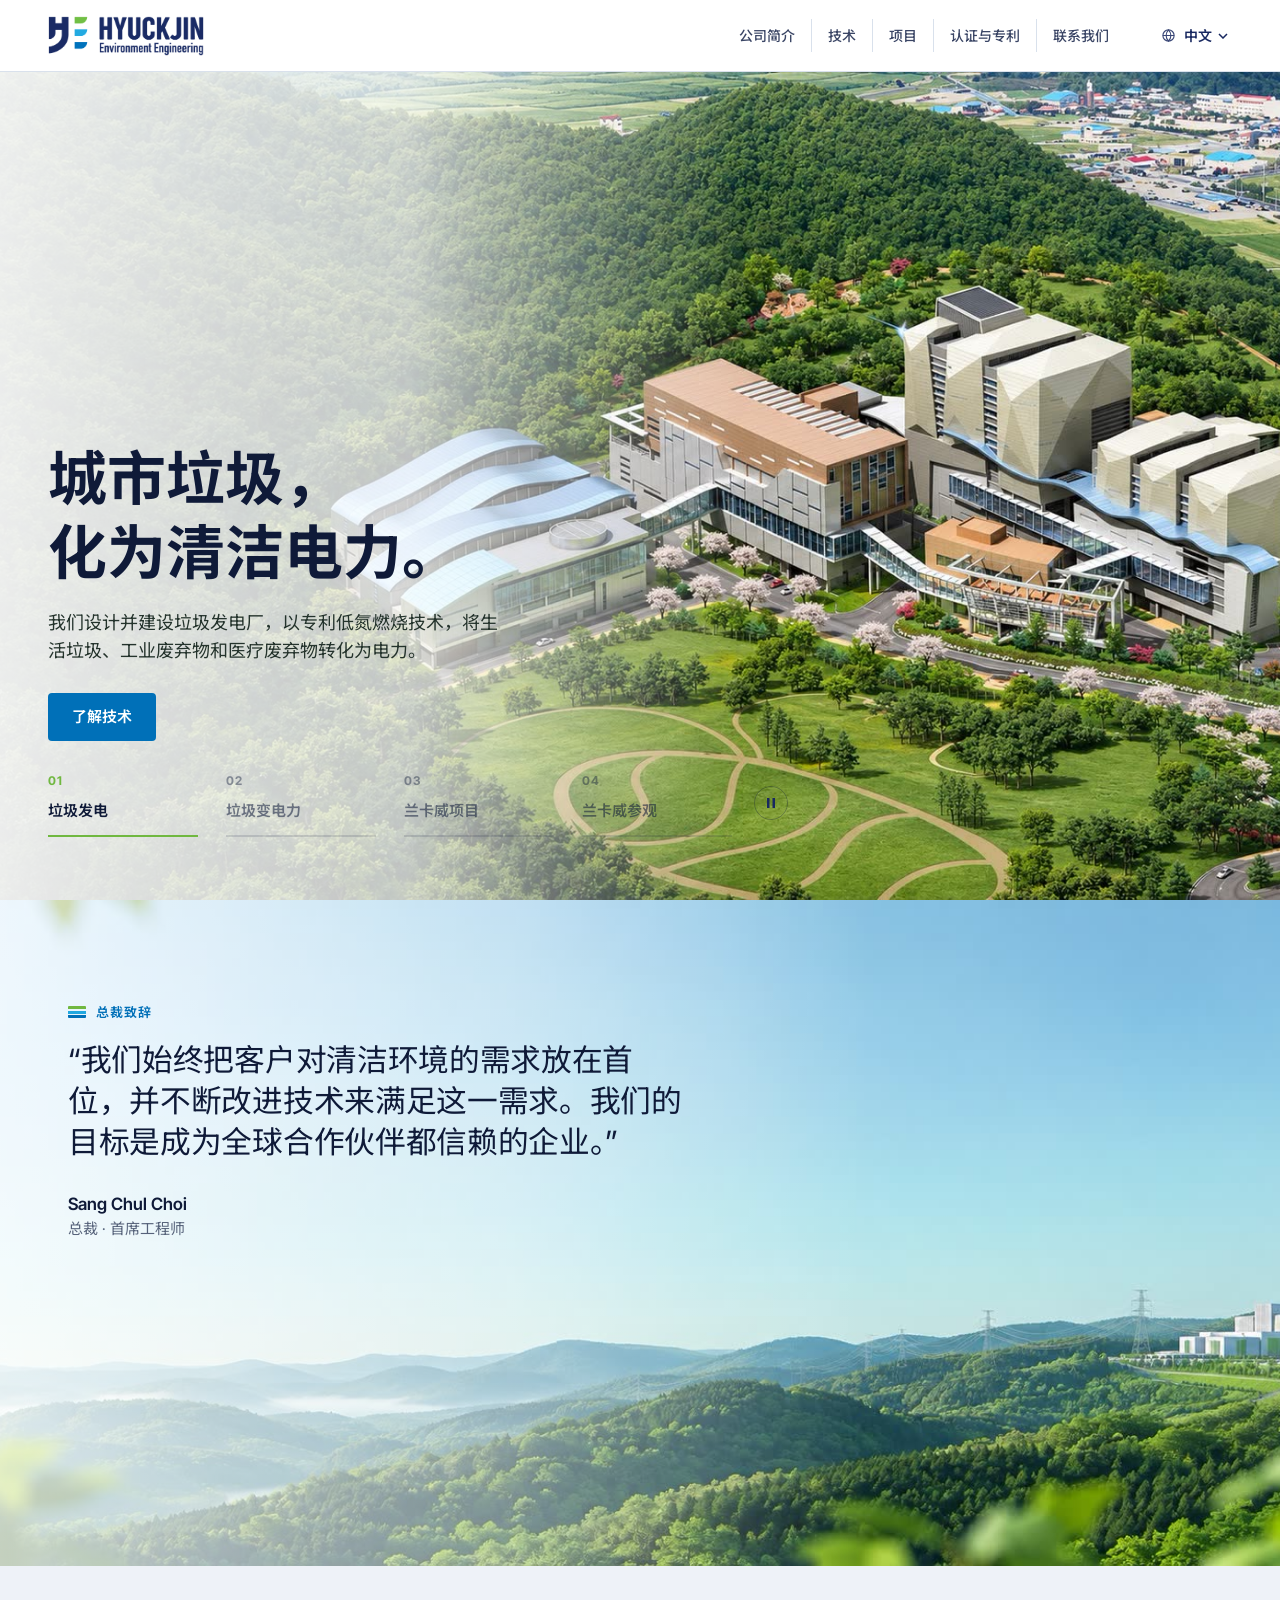
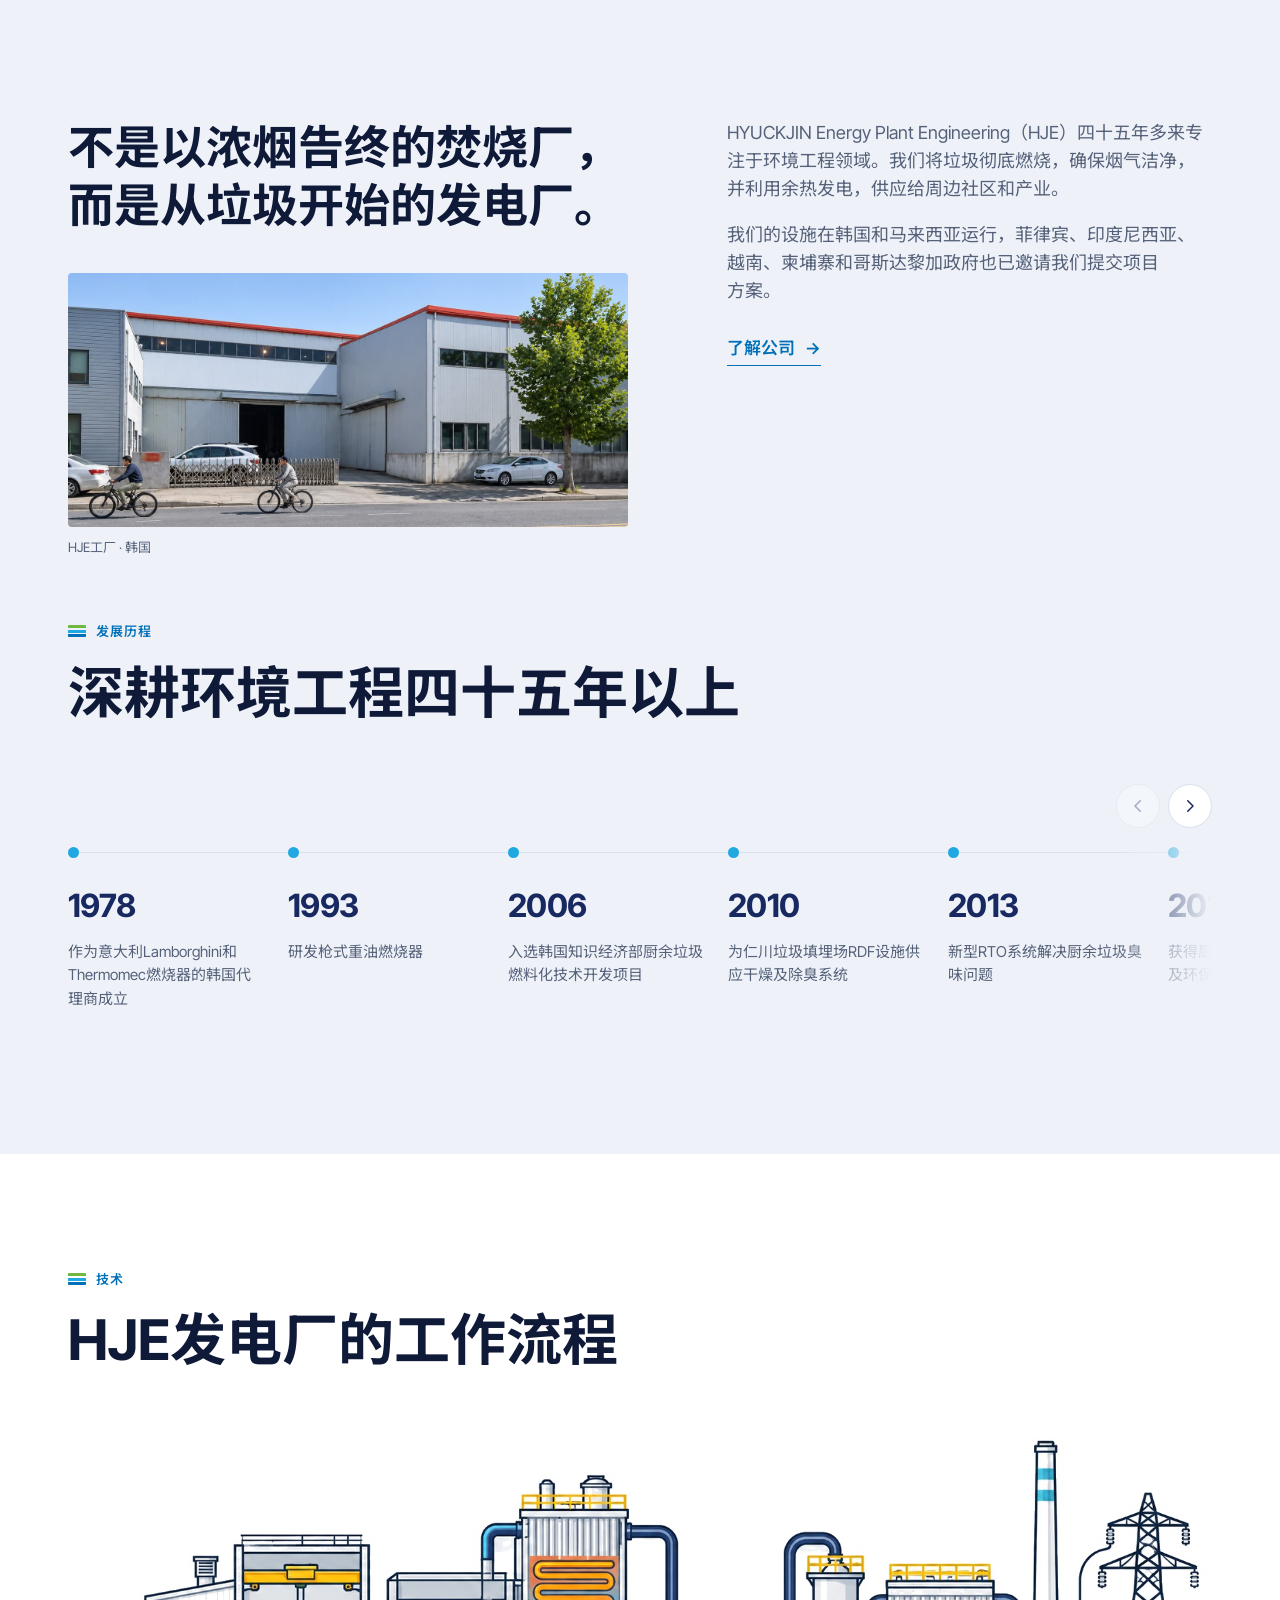
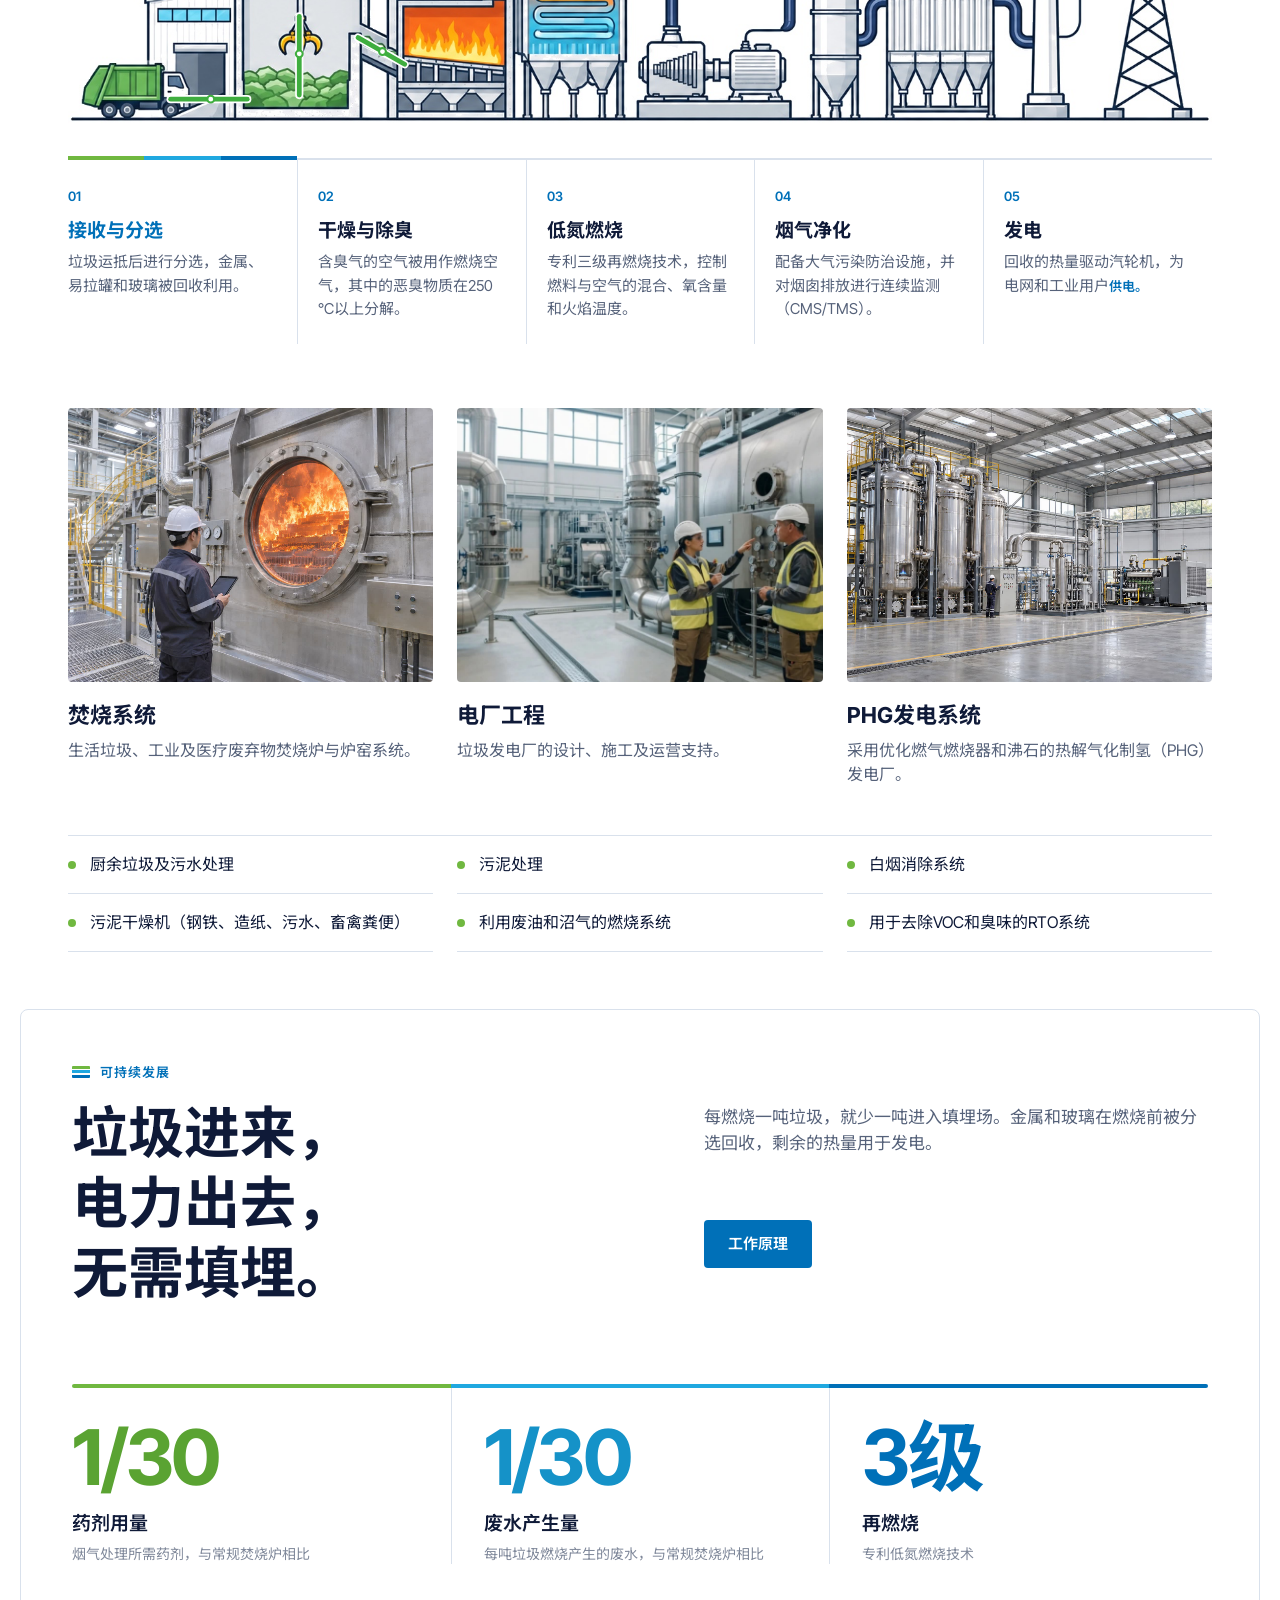
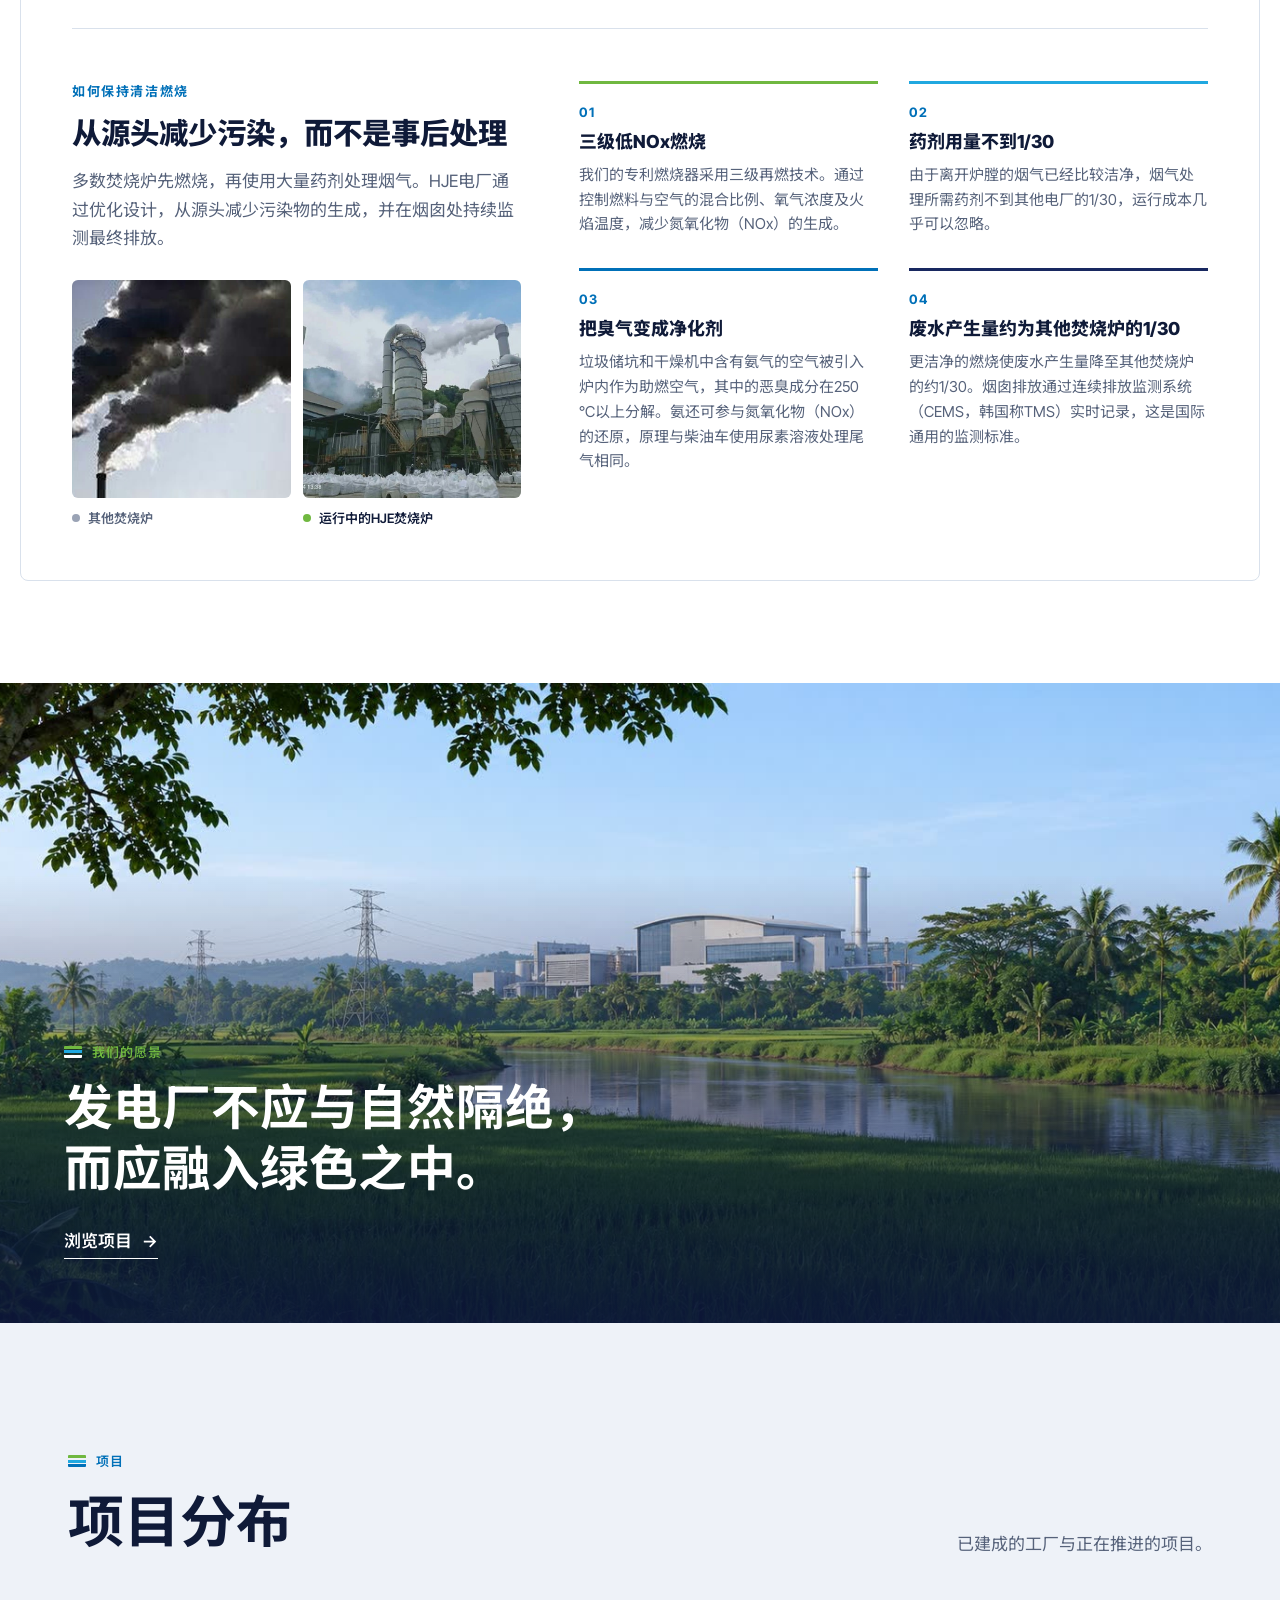
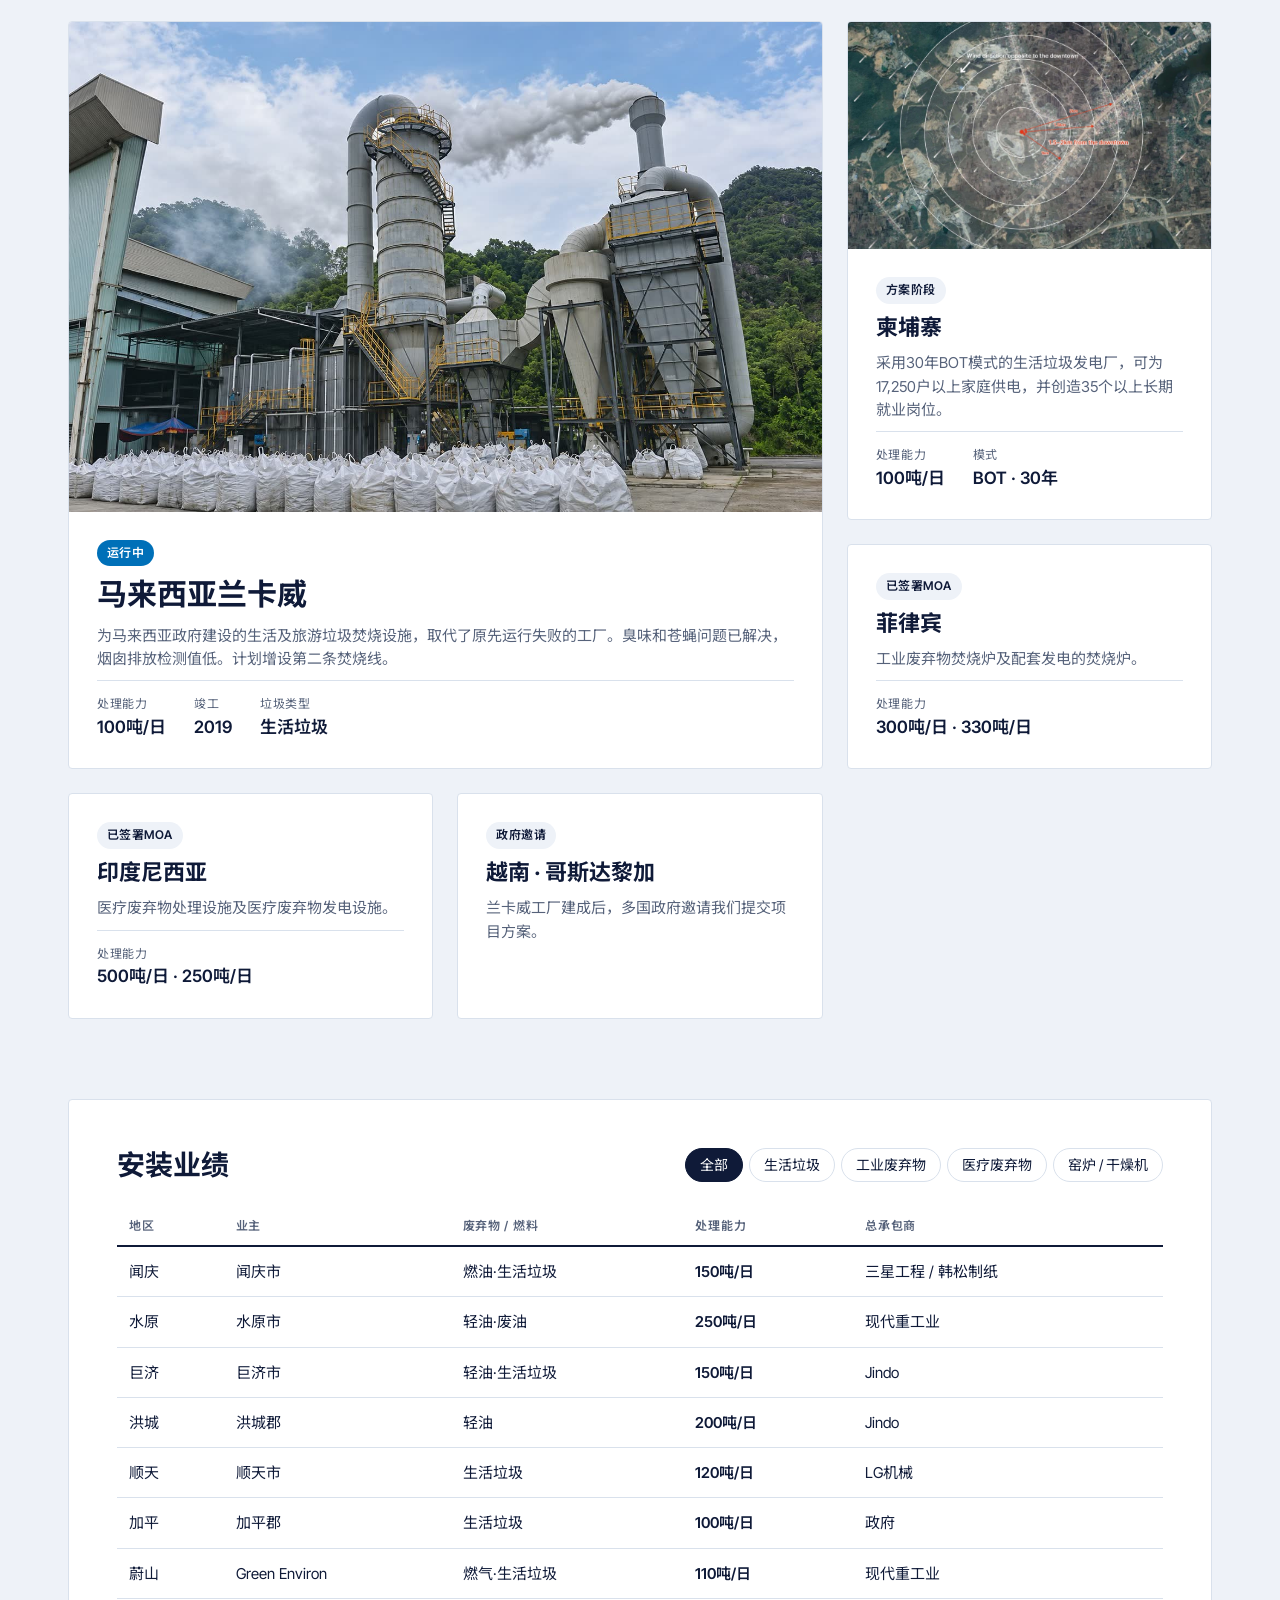
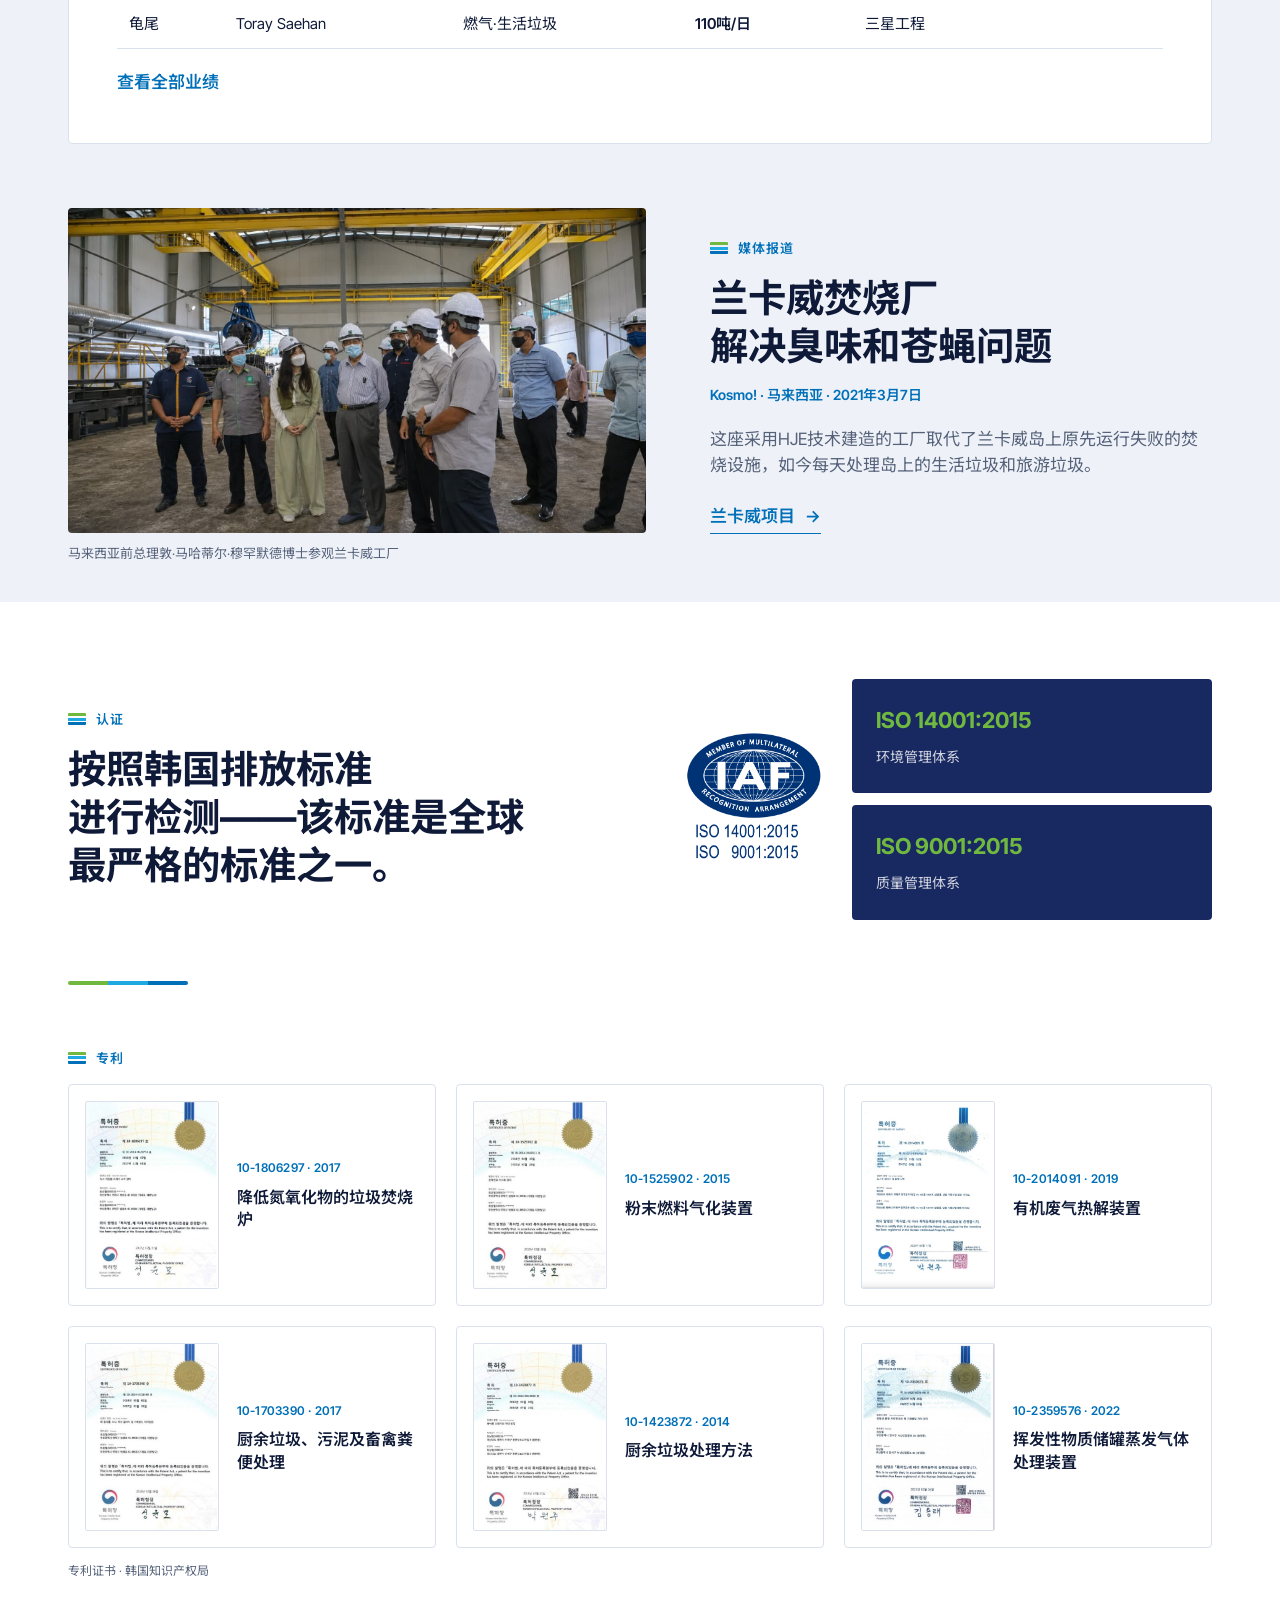
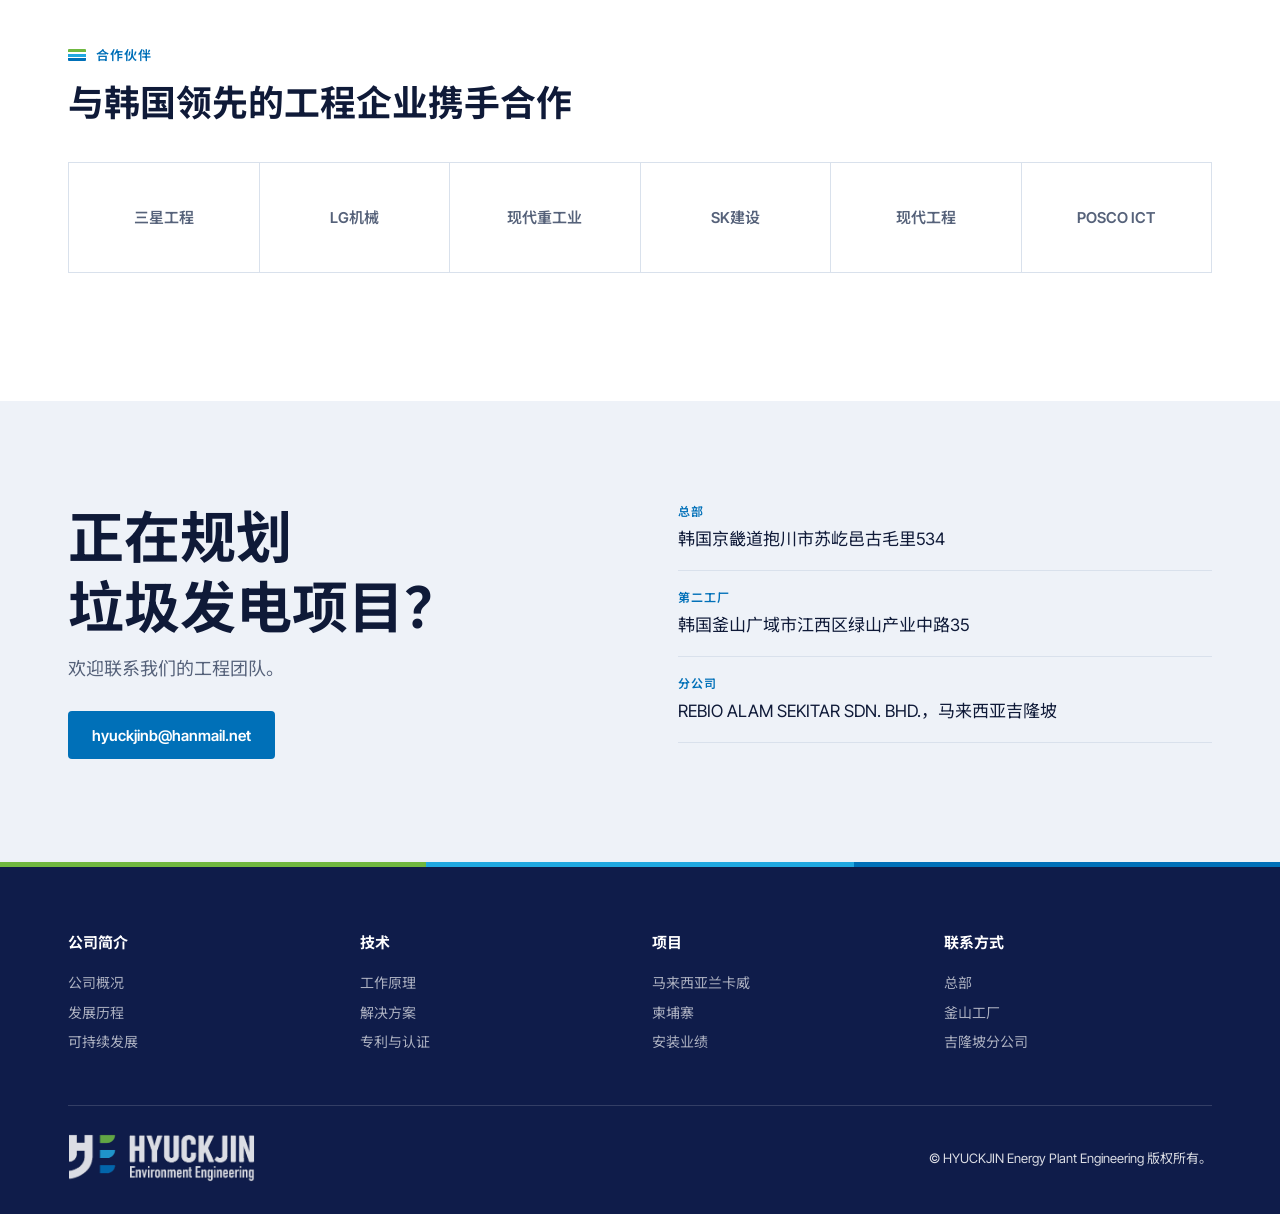
<file: zh/index.html>
<!doctype html>
<html lang="zh-CN">
<head>
<meta charset="utf-8">
<meta name="viewport" content="width=device-width, initial-scale=1">
<title>HYUCKJIN Energy Plant Engineering | 垃圾发电</title>
<meta name="description" content="HYUCKJIN Energy Plant Engineering（HJE）——以专利低氮燃烧技术建设垃圾发电厂。创立于1978年。">
<meta property="og:type" content="website">
<meta property="og:site_name" content="HYUCKJIN">
<meta property="og:title" content="HYUCKJIN Energy Plant Engineering | 垃圾发电">
<meta property="og:description" content="以专利低氮燃烧技术建设垃圾发电厂。创立于1978年。">
<meta property="og:url" content="https://scherchen99-kim.github.io/hje-homepage/zh/">
<meta property="og:locale" content="zh_CN">
<meta property="og:image" content="https://scherchen99-kim.github.io/hje-homepage/assets/og-plant.jpg">
<meta property="og:image:width" content="1200">
<meta property="og:image:height" content="630">
<meta name="twitter:card" content="summary_large_image">
<meta name="twitter:image" content="https://scherchen99-kim.github.io/hje-homepage/assets/og-plant.jpg">
<link rel="image_src" href="https://scherchen99-kim.github.io/hje-homepage/assets/og-plant.jpg">
<link rel="preconnect" href="https://fonts.googleapis.com">
<link rel="preconnect" href="https://fonts.gstatic.com" crossorigin>
<link href="https://fonts.googleapis.com/css2?family=Inter+Tight:wght@400;500;600;700&display=swap" rel="stylesheet">
<link href="https://fonts.googleapis.com/css2?family=Noto+Sans+SC:wght@400;500;700&display=swap" rel="stylesheet">
<link rel="stylesheet" href="../style.css?v=64">
</head>
<body>

<!-- ============ HEADER ============ -->
<header class="hdr" id="top">
  <div class="hdr__in">
    <a href="#top" class="logo" aria-label="HYUCKJIN Energy Plant Engineering">
      <img decoding="async" src="../assets/logo.png" alt="HYUCKJIN" width="832" height="214">
    </a>
    <nav class="nav" id="nav">
      <a href="#about">公司简介</a>
      <a href="#technology">技术</a>
      <a href="#projects">项目</a>
      <a href="#certification">认证与专利</a>
      <a href="#contact">联系我们</a>
    </nav>
    <div class="hdr__tools">
      <div class="lang">
        <button class="lang__btn" aria-haspopup="true"><svg class="globe" width="15" height="15" viewBox="0 0 24 24" fill="none" stroke="currentColor" stroke-width="1.8" aria-hidden="true"><circle cx="12" cy="12" r="9"/><path d="M3 12h18M12 3c2.5 2.6 3.8 5.6 3.8 9s-1.3 6.4-3.8 9c-2.5-2.6-3.8-5.6-3.8-9S9.5 5.6 12 3z"/></svg>中文 <svg width="10" height="6" viewBox="0 0 10 6"><path d="M1 1l4 4 4-4" stroke="currentColor" fill="none" stroke-width="1.5"/></svg></button>
        <ul class="lang__menu">
          <li><a href="../" lang="en"><span>English</span><small>EN</small></a></li>
          <li><a href="../ko/" lang="ko"><span>한국어</span><small>KO</small></a></li>
          <li><a href="../zh/" lang="zh-CN" aria-current="true"><span>简体中文</span><small>ZH</small></a></li>
          <li><a href="../es/" lang="es"><span>Español</span><small>ES</small></a></li>
          <li><a href="../ms/" lang="ms"><span>Bahasa Melayu</span><small>MS</small></a></li>
        </ul>
      </div>
      <button class="burger" id="burger" aria-label="菜单"><span></span><span></span></button>
    </div>
  </div>
</header>

<main>

<!-- ============ HERO (carousel) ============ -->
<section class="hero" id="hero">
  <div class="hero__slides">
    <article class="slide is-on" style="--img:url(../assets/ari/05-plant-hero.jpg)">
      <div class="slide__txt">
        <h1><span class="nw">城市垃圾，</span><br><span class="nw">化为清洁电力。</span></h1>
        <p>我们设计并建设垃圾发电厂，以专利低氮燃烧技术，将生活垃圾、工业废弃物和医疗废弃物转化为电力。</p>
        <a href="#technology" class="btn btn--fill">了解技术</a>
      </div>
    </article>
    <article class="slide" style="--img:url(../assets/conveyor.jpg)">
      <div class="slide__txt">
        <h1><span class="nw">每一吨垃圾，</span><br><span class="nw">发出更多电力。</span></h1>
        <p>垃圾经过分选、干燥后被彻底燃烧，回收的热量驱动汽轮机，把城市垃圾变成稳定的电力。</p>
        <a href="#technology" class="btn btn--fill">工作原理</a>
      </div>
    </article>
    <article class="slide" style="--img:url(../assets/ari/01-langkawi-plant.jpg)">
      <div class="slide__txt">
        <h1>马来西亚兰卡威。</h1>
        <p>由马来西亚政府发包的日处理100吨生活垃圾设施，经政府技术检验和试运行后获准投入运营。</p>
        <a href="#projects" class="btn btn--fill">查看项目</a>
      </div>
    </article>
    <article class="slide slide--dark" style="--img:url(../assets/ari/08-visit.jpg)">
      <div class="slide__txt">
        <h1>深受<span class="nw">各国政府信赖。</span></h1>
        <p>2021年3月，马来西亚前总理敦·马哈蒂尔·穆罕默德博士参观了我们的兰卡威工厂。</p>
        <a href="#news" class="btn btn--fill">媒体报道</a>
      </div>
    </article>
  </div>

  <div class="hero__cards" role="tablist">
    <button class="hcard is-on" data-i="0"><img decoding="async" src="../assets/ari/05-plant-hero.jpg" alt=""><span>垃圾发电</span><i></i></button>
    <button class="hcard" data-i="1"><img decoding="async" src="../assets/conveyor.jpg" alt=""><span>垃圾变电力</span><i></i></button>
    <button class="hcard" data-i="2"><img decoding="async" src="../assets/ari/01-langkawi-plant.jpg" alt=""><span>兰卡威项目</span><i></i></button>
    <button class="hcard" data-i="3"><img decoding="async" src="../assets/ari/08-visit.jpg" alt=""><span>兰卡威参观</span><i></i></button>
    <button class="hero__pause" id="pause" aria-label="暂停"><svg width="12" height="12" viewBox="0 0 12 12"><rect x="2" y="1" width="2.5" height="10"/><rect x="7.5" y="1" width="2.5" height="10"/></svg></button>
  </div>
  <span class="hero__scroll">Scroll</span>
</section>

<!-- ============ CEO ============ -->
<section class="ceo" id="about" style="--img:url(../assets/ari/14-ceo-green.jpg)">
  <div class="wrap ceo__in">
    <blockquote class="reveal">
      <p class="eyebrow">总裁致辞</p>
      <p>“我们始终把客户对清洁环境的需求放在首位，并不断改进技术来满足这一需求。我们的目标是成为全球合作伙伴都信赖的企业。”</p>
      <footer>Sang Chul Choi<span>总裁 · 首席工程师</span></footer>
    </blockquote>
  </div>
</section>

<!-- ============ STATEMENT ============ -->
<section class="statement" id="intro">
  <div class="wrap">
    <div class="statement__lead">
      <h2 class="reveal">不是以浓烟告终的<span class="nw">焚烧厂，</span><br>而是从垃圾开始的<span class="nw">发电厂。</span></h2>
      <figure class="statement__photo reveal">
        <img decoding="async" src="../assets/ari/04-factory.jpg" alt="位于韩国的HJE工厂" width="1448" height="1086" loading="lazy">
        <figcaption>HJE工厂 · 韩国</figcaption>
      </figure>
    </div>
    <div class="statement__body reveal">
      <p>HYUCKJIN Energy Plant Engineering（HJE）四十五年多来专注于环境工程领域。我们将垃圾彻底燃烧，确保烟气洁净，并利用余热发电，供应给周边社区和产业。</p>
      <p>我们的设施在韩国和马来西亚运行，菲律宾、印度尼西亚、越南、柬埔寨和哥斯达黎加政府也已邀请我们提交项目方案。</p>
      <a href="#history" class="link">了解公司 <span>→</span></a>
    </div>
  </div>
</section>

<!-- ============ HISTORY ============ -->
<section class="history" id="history">
  <div class="wrap">
    <div class="sec-head reveal"><p class="eyebrow">发展历程</p><h2>深耕环境工程<span class="nw">四十五年以上</span></h2></div>
    <div class="timeline reveal" id="timeline">
      <div class="tl"><b>1978</b><p>作为意大利Lamborghini和Thermomec燃烧器的韩国代理商成立</p></div>
      <div class="tl"><b>1993</b><p>研发枪式重油燃烧器</p></div>
      <div class="tl"><b>2006</b><p>入选韩国知识经济部厨余垃圾燃料化技术开发项目</p></div>
      <div class="tl"><b>2010</b><p>为仁川垃圾填埋场RDF设施供应干燥及除臭系统</p></div>
      <div class="tl"><b>2013</b><p>新型RTO系统解决厨余垃圾臭味问题</p></div>
      <div class="tl"><b>2014–15</b><p>获得厨余垃圾、畜禽粪便处理及环保处理工艺专利</p></div>
      <div class="tl"><b>2016</b><p>与马来西亚政府签订兰卡威焚烧厂合同</p></div>
      <div class="tl"><b>2018</b><p>成立H.J.E.C，负责大型焚烧炉的制造与出口</p></div>
      <div class="tl"><b>2019</b><p>兰卡威工厂竣工 · 低氮焚烧炉专利 · 研发PHG系统</p></div>
      <div class="tl"><b>现在</b><p>在东南亚和中美洲推进新项目</p></div>
    </div>
  </div>
</section>

<!-- ============ TECHNOLOGY ============ -->
<section class="tech" id="technology">
  <div class="wrap">
    <div class="sec-head reveal">
      <p class="eyebrow">技术</p>
      <h2><span class="nw">HJE发电厂的</span><span class="nw">工作流程</span></h2>
    </div>


    <div class="plant reveal" id="plant">
      <img decoding="async" src="../assets/plant-illustration.jpg?v=3" alt="HJE垃圾发电厂：接收、燃烧、热能回收、烟气净化和发电" width="1672" height="520">
      <svg class="plant__fx" viewBox="0 260 1672 520" aria-hidden="true">
        <defs>
          <radialGradient id="gOrange"><stop offset="0" stop-color="#ff7a1a" stop-opacity=".75"/><stop offset="1" stop-color="#ff7a1a" stop-opacity="0"/></radialGradient>
          <radialGradient id="gYellow"><stop offset="0" stop-color="#f5b400" stop-opacity=".8"/><stop offset="1" stop-color="#f5b400" stop-opacity="0"/></radialGradient>
        </defs>
        <circle class="fx-glow" data-step="3" cx="565" cy="610" r="95" fill="url(#gOrange)" style="animation-delay:0.0s"/>
        <circle class="fx-glow" data-step="3" cx="738" cy="550" r="80" fill="url(#gOrange)" style="animation-delay:0.3s"/>
        <circle class="fx-glow" data-step="5" cx="900" cy="660" r="60" fill="url(#gYellow)" style="animation-delay:0.6s"/>
        <circle class="fx-glow" data-step="5" cx="1006" cy="665" r="55" fill="url(#gYellow)" style="animation-delay:0.9s"/>
        <circle class="fx-glow" data-step="5" cx="1578" cy="520" r="95" fill="url(#gYellow)" style="animation-delay:1.2s"/>
        <path id="fp0" class="fx-under" data-step="1" d="M150,706 L262,706"/>
        <path class="fx-path fx-waste" data-step="1" d="M150,706 L262,706"/>
        <path id="fp1" class="fx-under" data-step="1" d="M338,700 L338,585"/>
        <path class="fx-path fx-waste" data-step="1" d="M338,700 L338,585"/>
        <path id="fp2" class="fx-under" data-step="1" d="M424,616 L492,655"/>
        <path class="fx-path fx-waste" data-step="1" d="M424,616 L492,655"/>
        <path id="fp3" class="fx-under" data-step="2" d="M478,676 L640,676"/>
        <path class="fx-path fx-air" data-step="2" d="M478,676 L640,676"/>
        <path id="fp4" class="fx-under" data-step="3" d="M613,535 L613,458 L660,458"/>
        <path class="fx-path fx-heat" data-step="3" d="M613,535 L613,458 L660,458"/>
        <path id="fp5" class="fx-under" data-step="4" d="M986,622 L1041,602 L1051,595 L1051,477 L1126,477 L1126,505"/>
        <path class="fx-path fx-gas" data-step="4" d="M986,622 L1041,602 L1051,595 L1051,477 L1126,477 L1126,505"/>
        <path id="fp6" class="fx-under" data-step="4" d="M1161,612 L1168,612 L1168,560 L1200,558"/>
        <path class="fx-path fx-gas" data-step="4" d="M1161,612 L1168,612 L1168,560 L1200,558"/>
        <path id="fp7" class="fx-under" data-step="4" d="M1353,555 L1386,560 L1396,610 L1411,615"/>
        <path class="fx-path fx-gas" data-step="4" d="M1353,555 L1386,560 L1396,610 L1411,615"/>
        <path id="fp8" class="fx-under" data-step="4" d="M1436,600 L1436,338"/>
        <path class="fx-path fx-clean" data-step="4" d="M1436,600 L1436,338"/>
        <path id="fp9" class="fx-under" data-step="5" d="M822,458 L876,458 L876,614"/>
        <path class="fx-path fx-steam" data-step="5" d="M822,458 L876,458 L876,614"/>
        <path id="fp10" class="fx-under" data-step="5" d="M1006,702 L1006,752 L1580,752 L1580,735"/>
        <path class="fx-path fx-power" data-step="5" d="M1006,702 L1006,752 L1580,752 L1580,735"/>
        <circle class="fx-dot fx-waste" data-step="1" r="5"><animateMotion dur="1.4s" begin="0.00s" repeatCount="indefinite"><mpath href="#fp0"/></animateMotion></circle>
        <circle class="fx-dot fx-waste" data-step="1" r="5"><animateMotion dur="1.4s" begin="0.00s" repeatCount="indefinite"><mpath href="#fp1"/></animateMotion></circle>
        <circle class="fx-dot fx-waste" data-step="1" r="5"><animateMotion dur="1.4s" begin="0.00s" repeatCount="indefinite"><mpath href="#fp2"/></animateMotion></circle>
        <circle class="fx-dot fx-air" data-step="2" r="5"><animateMotion dur="1.4s" begin="0.00s" repeatCount="indefinite"><mpath href="#fp3"/></animateMotion></circle>
        <circle class="fx-dot fx-heat" data-step="3" r="5"><animateMotion dur="1.4s" begin="0.00s" repeatCount="indefinite"><mpath href="#fp4"/></animateMotion></circle>
        <circle class="fx-dot fx-gas" data-step="4" r="5"><animateMotion dur="2.4s" begin="0.00s" repeatCount="indefinite"><mpath href="#fp5"/></animateMotion></circle>
        <circle class="fx-dot fx-gas" data-step="4" r="5"><animateMotion dur="2.4s" begin="-1.22s" repeatCount="indefinite"><mpath href="#fp5"/></animateMotion></circle>
        <circle class="fx-dot fx-gas" data-step="4" r="5"><animateMotion dur="1.4s" begin="0.00s" repeatCount="indefinite"><mpath href="#fp6"/></animateMotion></circle>
        <circle class="fx-dot fx-gas" data-step="4" r="5"><animateMotion dur="1.4s" begin="0.00s" repeatCount="indefinite"><mpath href="#fp7"/></animateMotion></circle>
        <circle class="fx-dot fx-clean" data-step="4" r="5"><animateMotion dur="2.2s" begin="0.00s" repeatCount="indefinite"><mpath href="#fp8"/></animateMotion></circle>
        <circle class="fx-dot fx-steam" data-step="5" r="5"><animateMotion dur="1.8s" begin="0.00s" repeatCount="indefinite"><mpath href="#fp9"/></animateMotion></circle>
        <circle class="fx-dot fx-power" data-step="5" r="5"><animateMotion dur="5.3s" begin="0.00s" repeatCount="indefinite"><mpath href="#fp10"/></animateMotion></circle>
        <circle class="fx-dot fx-power" data-step="5" r="5"><animateMotion dur="5.3s" begin="-1.34s" repeatCount="indefinite"><mpath href="#fp10"/></animateMotion></circle>
        <circle class="fx-dot fx-power" data-step="5" r="5"><animateMotion dur="5.3s" begin="-2.67s" repeatCount="indefinite"><mpath href="#fp10"/></animateMotion></circle>
        <circle class="fx-dot fx-power" data-step="5" r="5"><animateMotion dur="5.3s" begin="-4.01s" repeatCount="indefinite"><mpath href="#fp10"/></animateMotion></circle>
        <circle class="fx-puff" data-step="4" cx="1436" cy="335" r="10"><animate attributeName="cy" values="335;250" dur="3s" begin="0s" repeatCount="indefinite"/><animate attributeName="r" values="8;26" dur="3s" begin="0s" repeatCount="indefinite"/><animate attributeName="opacity" values=".9;0" dur="3s" begin="0s" repeatCount="indefinite"/></circle>
        <circle class="fx-puff" data-step="4" cx="1436" cy="335" r="10"><animate attributeName="cy" values="335;250" dur="3s" begin="1s" repeatCount="indefinite"/><animate attributeName="r" values="8;26" dur="3s" begin="1s" repeatCount="indefinite"/><animate attributeName="opacity" values=".9;0" dur="3s" begin="1s" repeatCount="indefinite"/></circle>
        <circle class="fx-puff" data-step="4" cx="1436" cy="335" r="10"><animate attributeName="cy" values="335;250" dur="3s" begin="2s" repeatCount="indefinite"/><animate attributeName="r" values="8;26" dur="3s" begin="2s" repeatCount="indefinite"/><animate attributeName="opacity" values=".9;0" dur="3s" begin="2s" repeatCount="indefinite"/></circle>
      </svg>
    </div>

    <ol class="flow reveal">
      <li><span>01</span><h3>接收与分选</h3><p>垃圾运抵后进行分选，金属、易拉罐和玻璃被回收利用。</p></li>
      <li><span>02</span><h3>干燥与除臭</h3><p>含臭气的空气被用作燃烧空气，其中的恶臭物质在250 °C以上分解。</p></li>
      <li><span>03</span><h3>低氮燃烧</h3><p>专利三级再燃烧技术，控制燃料与空气的混合、氧含量和火焰温度。</p></li>
      <li><span>04</span><h3>烟气净化</h3><p>配备大气污染防治设施，并对烟囱排放进行连续监测（CMS/TMS）。</p></li>
      <li><span>05</span><h3>发电</h3><p>回收的热量驱动汽轮机，为电网和工业用户<span class="nw">供电。</span></p></li>
    </ol>

    <div class="tech__grid">
      <article class="tcard reveal"><img decoding="async" src="../assets/ari/09-incinerator.jpg" alt="工程师通过观察窗检查炉排焚烧炉"><div><h3>焚烧系统</h3><p>生活垃圾、工业及医疗废弃物焚烧炉与炉窑系统。</p></div></article>
      <article class="tcard reveal"><img decoding="async" src="../assets/gemini-engineers.jpg" alt="工程师检查电厂设备"><div><h3>电厂工程</h3><p>垃圾发电厂的设计、施工及运营支持。</p></div></article>
      <article class="tcard reveal"><img decoding="async" src="../assets/ari/10-phg.jpg" alt="与燃气发电机组相连的热解气化反应器"><div><h3>PHG发电系统</h3><p>采用优化燃气燃烧器和沸石的热解气化制氢（PHG）发电厂。</p></div></article>
    </div>

    <ul class="tech__list reveal">
      <li>厨余垃圾及污水处理</li>
      <li>污泥处理</li>
      <li>白烟消除系统</li>
      <li>污泥干燥机（钢铁、造纸、污水、畜禽粪便）</li>
      <li>利用废油和沼气的燃烧系统</li>
      <li>用于去除VOC和臭味的RTO系统</li>
    </ul>
  </div>
</section>

<!-- ============ IMPACT PANEL (grey + dark stats) ============ -->
<section class="impact" id="sustainability">
  <div class="impact__panel reveal">
    <div class="impact__txt">
      <p class="eyebrow">可持续发展</p>
      <h2>垃圾进来，<br>电力出去，<br>无需填埋。</h2>
      <p>每燃烧一吨垃圾，就少一吨进入填埋场。金属和玻璃在燃烧前被分选回收，剩余的热量用于发电。</p>
      <a href="#technology" class="btn btn--fill">工作原理</a>
    </div>
    <div class="impact__stats">
      <div class="stat"><b><span class="count" data-to="30" data-pre="1/">1/30</span></b><em>药剂用量</em><p>烟气处理所需药剂，与常规焚烧炉相比</p></div>
      <div class="stat"><b><span class="count" data-to="30" data-pre="1/">1/30</span></b><em>废水产生量</em><p>每吨垃圾燃烧产生的废水，与常规焚烧炉相比</p></div>
      <div class="stat"><b><span class="count" data-to="3">3</span>级</b><em>再燃烧</em><p>专利低氮燃烧技术</p></div>
    </div>
    <div class="clean">
      <div class="clean__intro">
        <p class="clean__kicker">如何保持清洁燃烧</p>
        <h3>从源头减少污染，而不是事后处理</h3>
        <p>多数焚烧炉先燃烧，再使用大量药剂处理烟气。HJE电厂通过优化设计，从源头减少污染物的生成，并在烟囱处持续监测最终排放。</p>
        <div class="clean__compare">
          <figure class="is-other"><img decoding="async" src="../assets/smoke-other.jpg" alt="其他焚烧炉烟囱排出的黑烟" loading="lazy" data-zoom><figcaption>其他焚烧炉</figcaption></figure>
          <figure class="is-hje"><img decoding="async" src="../assets/smoke-hje.jpg" alt="运行中的HJE焚烧炉烟囱" loading="lazy" data-zoom><figcaption>运行中的HJE焚烧炉</figcaption></figure>
        </div>
      </div>
      <ol class="clean__list">
        <li><span>01</span><h4>三级低NOx燃烧</h4><p>我们的专利燃烧器采用三级再燃技术。通过控制燃料与空气的混合比例、氧气浓度及火焰温度，减少氮氧化物（NOx）的生成。</p></li>
        <li><span>02</span><h4>药剂用量不到1/30</h4><p>由于离开炉膛的烟气已经比较洁净，烟气处理所需药剂不到其他电厂的1/30，运行成本几乎可以忽略。</p></li>
        <li><span>03</span><h4>把臭气变成净化剂</h4><p>垃圾储坑和干燥机中含有氨气的空气被引入炉内作为助燃空气，其中的恶臭成分在250 °C以上分解。氨还可参与氮氧化物（NOx）的还原，原理与柴油车使用尿素溶液处理尾气相同。</p></li>
        <li><span>04</span><h4>废水产生量约为其他焚烧炉的1/30</h4><p>更洁净的燃烧使废水产生量降至其他焚烧炉的约1/30。烟囱排放通过连续排放监测系统（CEMS，韩国称TMS）实时记录，这是国际通用的监测标准。</p></li>
      </ol>
    </div>
  </div>
</section>

<!-- ============ FEATURE (full-bleed story) ============ -->
<section class="feature" style="--img:url(../assets/ari/06-green-band.jpg)">
  <div class="feature__in reveal">
    <p class="eyebrow">我们的愿景</p>
    <h2>发电厂不应<span class="nw">与自然隔绝，</span><br>而应融入<span class="nw">绿色之中。</span></h2>
    <a href="#projects" class="link link--light">浏览项目 <span>→</span></a>
  </div>
</section>

<!-- ============ PROJECTS ============ -->
<section class="projects" id="projects">
  <div class="wrap">
    <div class="sec-head sec-head--row reveal">
      <div><p class="eyebrow">项目</p><h2>项目分布</h2></div>
      <p class="sec-head__note">已建成的工厂与正在推进的项目。</p>
    </div>

    <div class="pgrid">
      <article class="pcard pcard--big reveal">
        <img decoding="async" src="../assets/ari/01-langkawi-plant.jpg" alt="兰卡威焚烧厂">
        <div class="pcard__body">
          <span class="tag tag--done">运行中</span>
          <h3>马来西亚兰卡威</h3>
          <p>为马来西亚政府建设的生活及旅游垃圾焚烧设施，取代了原先运行失败的工厂。臭味和苍蝇问题已解决，烟囱排放检测值低。计划增设第二条焚烧线。</p>
          <dl><div><dt>处理能力</dt><dd>100吨/日</dd></div><div><dt>竣工</dt><dd>2019</dd></div><div><dt>垃圾类型</dt><dd>生活垃圾</dd></div></dl>
        </div>
      </article>
      <article class="pcard reveal">
        <img decoding="async" class="pcard__map" data-zoom src="../assets/cambodia-site-map.jpg" alt="柬埔寨电厂拟建厂址（距市中心1.5–2公里）">
        <div class="pcard__body">
          <span class="tag">方案阶段</span>
          <h3>柬埔寨</h3>
          <p>采用30年BOT模式的生活垃圾发电厂，可为17,250户以上家庭供电，并创造35个以上长期就业岗位。</p>
          <dl><div><dt>处理能力</dt><dd>100吨/日</dd></div><div><dt>模式</dt><dd>BOT · 30年</dd></div></dl>
        </div>
      </article>
      <article class="pcard pcard--text reveal">
        <div class="pcard__body">
          <span class="tag">已签署MOA</span>
          <h3>菲律宾</h3>
          <p>工业废弃物焚烧炉及配套发电的焚烧炉。</p>
          <dl><div><dt>处理能力</dt><dd>300吨/日 · 330吨/日</dd></div></dl>
        </div>
      </article>
      <article class="pcard pcard--text reveal">
        <div class="pcard__body">
          <span class="tag">已签署MOA</span>
          <h3>印度尼西亚</h3>
          <p>医疗废弃物处理设施及医疗废弃物发电设施。</p>
          <dl><div><dt>处理能力</dt><dd>500吨/日 · 250吨/日</dd></div></dl>
        </div>
      </article>
      <article class="pcard pcard--text reveal">
        <div class="pcard__body">
          <span class="tag">政府邀请</span>
          <h3>越南 · 哥斯达黎加</h3>
          <p>兰卡威工厂建成后，多国政府邀请我们提交项目方案。</p>
        </div>
      </article>
    </div>

    <!-- installation record -->
    <div class="record reveal" id="record">
      <div class="record__head">
        <h3>安装业绩</h3>
        <div class="filters" role="group" aria-label="筛选">
          <button class="is-on" data-f="all">全部</button>
          <button data-f="city">生活垃圾</button>
          <button data-f="factory">工业废弃物</button>
          <button data-f="hospital">医疗废弃物</button>
          <button data-f="kiln">窑炉 / 干燥机</button>
        </div>
      </div>
      <div class="record__table">
        <table>
          <thead><tr><th>地区</th><th>业主</th><th>废弃物 / 燃料</th><th>处理能力</th><th>总承包商</th></tr></thead>
          <tbody id="recBody"></tbody>
        </table>
      </div>
      <button class="record__more" id="recMore">查看全部业绩</button>
    </div>
  </div>
</section>

<!-- ============ NEWS (Langkawi visit) ============ -->
<section class="news" id="news">
  <div class="wrap news__in">
    <figure class="news__img reveal">
      <img decoding="async" src="../assets/ari/08-visit.jpg" alt="敦·马哈蒂尔·穆罕默德博士参观兰卡威焚烧厂" width="1672" height="941">
      <figcaption>马来西亚前总理敦·马哈蒂尔·穆罕默德博士参观兰卡威工厂</figcaption>
    </figure>
    <div class="news__txt reveal">
      <p class="eyebrow">媒体报道</p>
      <h2><span class="nw">兰卡威焚烧厂</span><span class="nw">解决臭味和</span><span class="nw">苍蝇问题</span></h2>
      <p class="news__src">Kosmo! · 马来西亚 · 2021年3月7日</p>
      <p>这座采用HJE技术建造的工厂取代了兰卡威岛上原先运行失败的焚烧设施，如今每天处理岛上的生活垃圾和旅游垃圾。</p>
      <a href="#projects" class="link">兰卡威项目 <span>→</span></a>
    </div>
  </div>
</section>

<!-- ============ PROOF: certs + patents ============ -->
<section class="proof" id="certification">
  <div class="wrap">
    <div class="proof__cert reveal">
      <div>
        <p class="eyebrow">认证</p>
        <h2><span class="nw">按照韩国排放标准</span><span class="nw">进行检测——</span><span class="nw">该标准是全球</span><span class="nw">最严格的标准之一。</span></h2>
      </div>
      <div class="certs">
        <img decoding="async" class="cert-logo" src="../assets/iaf-iso.png" alt="IAF MLA · ISO 14001:2015 · ISO 9001:2015" width="970" height="904">
        <div><b>ISO 14001:2015</b><span>环境管理体系</span></div>
        <div><b>ISO 9001:2015</b><span>质量管理体系</span></div>
      </div>
    </div>
    <div class="proof__pat reveal">
      <p class="eyebrow">专利</p>
      <div class="patent-grid">
        <a class="patent-card" href="assets/patents/patent-3.jpg">
          <img decoding="async" src="../assets/patents/patent-3.jpg" alt="韩国专利证书" width="390" height="550" loading="lazy">
          <div><span class="patent-no">10-1806297 · 2017</span><strong>降低氮氧化物的垃圾焚烧炉</strong></div>
        </a>
        <a class="patent-card" href="assets/patents/patent-1.jpg">
          <img decoding="async" src="../assets/patents/patent-1.jpg" alt="韩国专利证书" width="390" height="550" loading="lazy">
          <div><span class="patent-no">10-1525902 · 2015</span><strong>粉末燃料气化装置</strong></div>
        </a>
        <a class="patent-card" href="assets/patents/patent-6.jpg">
          <img decoding="async" src="../assets/patents/patent-6.jpg" alt="韩国专利证书" width="390" height="550" loading="lazy">
          <div><span class="patent-no">10-2014091 · 2019</span><strong>有机废气热解装置</strong></div>
        </a>
        <a class="patent-card" href="assets/patents/patent-4.jpg">
          <img decoding="async" src="../assets/patents/patent-4.jpg" alt="韩国专利证书" width="390" height="550" loading="lazy">
          <div><span class="patent-no">10-1703390 · 2017</span><strong>厨余垃圾、污泥及畜禽粪便处理</strong></div>
        </a>
        <a class="patent-card" href="assets/patents/patent-2.jpg">
          <img decoding="async" src="../assets/patents/patent-2.jpg" alt="韩国专利证书" width="390" height="550" loading="lazy">
          <div><span class="patent-no">10-1423872 · 2014</span><strong>厨余垃圾处理方法</strong></div>
        </a>
        <a class="patent-card" href="assets/patents/patent-5.jpg">
          <img decoding="async" src="../assets/patents/patent-5.jpg" alt="韩国专利证书" width="390" height="550" loading="lazy">
          <div><span class="patent-no">10-2359576 · 2022</span><strong>挥发性物质储罐蒸发气体处理装置</strong></div>
        </a>
      </div>
      <p class="patent-note">专利证书 · 韩国知识产权局</p>
    </div>
  </div>
</section>

<!-- ============ PARTNERS ============ -->
<section class="partners">
  <div class="wrap">
    <p class="eyebrow reveal">合作伙伴</p>
    <h2 class="reveal"><span class="nw">与韩国领先的</span><span class="nw">工程企业</span><span class="nw">携手合作</span></h2>
    <ul class="logos reveal">
      <li>三星工程</li><li>LG机械</li><li>现代重工业</li><li>SK建设</li><li>现代工程</li><li>POSCO ICT</li>
    </ul>
  </div>
</section>

<!-- ============ CONTACT ============ -->
<section class="contact" id="contact">
  <div class="wrap contact__in">
    <div class="reveal">
      <h2>正在规划<span class="nw">垃圾发电项目？</span></h2>
      <p>欢迎联系我们的工程团队。</p>
      <a class="btn btn--fill" href="mailto:hyuckjinb@hanmail.net">hyuckjinb@hanmail.net</a>
    </div>
    <dl class="addr reveal">
      <div><dt>总部</dt><dd>韩国京畿道抱川市苏屹邑古毛里534</dd></div>
      <div><dt>第二工厂</dt><dd>韩国釜山广域市江西区绿山产业中路35</dd></div>
      <div><dt>分公司</dt><dd>REBIO ALAM SEKITAR SDN. BHD.，马来西亚吉隆坡</dd></div>
    </dl>
  </div>
</section>

</main>

<!-- ============ FOOTER ============ -->
<footer class="ftr">
  <div class="wrap">
    <div class="ftr__cols">
      <div><h4>公司简介</h4><a href="#about">公司概况</a><a href="#history">发展历程</a><a href="#sustainability">可持续发展</a></div>
      <div><h4>技术</h4><a href="#technology">工作原理</a><a href="#technology">解决方案</a><a href="#record">专利与认证</a></div>
      <div><h4>项目</h4><a href="#projects">马来西亚兰卡威</a><a href="#projects">柬埔寨</a><a href="#record">安装业绩</a></div>
      <div><h4>联系方式</h4><a href="#contact">总部</a><a href="#contact">釜山工厂</a><a href="#contact">吉隆坡分公司</a></div>
    </div>
    <div class="ftr__bottom">
      <a href="#top" class="logo logo--foot"><img decoding="async" src="../assets/logo-light.png" alt="HYUCKJIN" width="832" height="214"></a>
      <p>© HYUCKJIN Energy Plant Engineering 版权所有。</p>
    </div>
  </div>
</footer>

<script src="../main.js?v=64"></script>
</body>
</html>
</file>
<file: style.css>
:root{
  --navy:#182860;       /* logo navy */
  --blue:#0070b8;       /* logo blue */
  --sky:#20a8e0;        /* logo sky */
  --lgreen:#70b840;     /* logo green */
  --ink:#0f1a38;        /* text */
  --deep:#182860;       /* dark panels = logo navy */
  --green:#0070b8;      /* primary action = logo blue (kept name for existing rules) */
  --green-h:#005a94;
  --leaf:#70b840;       /* accent on dark = logo green */
  --mist:#eef2f8;
  --line:#d9e1ec;
  --muted:#56627a;
  --bg:#ffffff;
  --hdr:72px;
  --wrap:1240px;
  --gut:clamp(16px,4vw,48px);
  --stripes:linear-gradient(90deg,var(--lgreen) 0 33.33%,var(--sky) 33.33% 66.66%,var(--blue) 66.66% 100%);
}
*{box-sizing:border-box;margin:0;padding:0}
html{scroll-behavior:smooth;scroll-padding-top:var(--hdr)}
body{font-family:"Inter Tight",system-ui,-apple-system,sans-serif;color:var(--ink);background:var(--bg);font-size:17px;line-height:1.55;-webkit-font-smoothing:antialiased;overflow-x:hidden}
img{display:block;max-width:100%;height:auto}
a{color:inherit;text-decoration:none}
button{font:inherit;cursor:pointer;border:0;background:none;color:inherit}
ul,ol{list-style:none}
h1,h2{font-weight:700;letter-spacing:-.02em;line-height:1.08}
h2{font-size:clamp(32px,4.4vw,56px)}
h3{font-size:22px;line-height:1.25;font-weight:700;letter-spacing:-.02em}
.wrap{max-width:var(--wrap);margin:0 auto;padding:0 var(--gut)}
.eyebrow{font-size:13px;font-weight:600;letter-spacing:.12em;text-transform:uppercase;color:var(--green);margin-bottom:16px}

/* buttons / links */
.btn{display:inline-flex;align-items:center;gap:8px;height:48px;padding:0 24px;border-radius:4px;font-weight:600;font-size:15px;transition:background .2s,color .2s,border-color .2s}
.btn--fill{background:var(--green);color:#fff}
.btn--fill:hover{background:var(--green-h)}
.btn--line{height:38px;padding:0 16px;border:1px solid rgba(255,255,255,.6);color:#fff;font-size:14px}
.btn--line:hover{background:#fff;color:var(--deep)}
.link{display:inline-flex;gap:10px;font-weight:600;color:var(--green);border-bottom:1px solid currentColor;padding-bottom:4px}
.link span{transition:transform .2s}
.link:hover span{transform:translateX(4px)}
.link--light{color:#fff}

/* ===== header ===== */
.hdr{position:fixed;inset:0 0 auto;height:var(--hdr);z-index:50;background:var(--deep);color:#fff}
.hdr__in{height:100%;max-width:1440px;margin:0 auto;padding:0 var(--gut);display:flex;align-items:center;gap:32px}
.logo{display:flex;align-items:center}
.logo img{height:40px;width:auto}
.logo--foot img{height:48px}

/* ===== news ===== */
.news{padding:clamp(80px,10vw,140px) 0}
.news__in{display:grid;grid-template-columns:1.15fr 1fr;gap:clamp(32px,5vw,80px);align-items:center}
.news__img img{width:100%;border-radius:4px;aspect-ratio:16/9;object-fit:cover}
.news__img figcaption{font-size:13px;color:var(--muted);margin-top:10px}
.news h2{font-size:clamp(28px,3vw,40px);margin-bottom:14px}
.news__src{font-size:14px;font-weight:600;color:var(--green);margin-bottom:20px}
.news__txt p:not(.eyebrow):not(.news__src){color:var(--muted);margin-bottom:24px}
.nav{margin-left:auto;display:flex}
.nav a{font-size:14px;padding:6px 16px;border-left:1px solid rgba(255,255,255,.2);opacity:.9}
.nav a:first-child{border-left:0}
.nav a:hover{opacity:1;color:var(--leaf)}
.hdr__tools{display:flex;align-items:center;gap:16px}
.lang{position:relative}
.lang__btn{display:flex;align-items:center;gap:6px;font-size:14px;font-weight:600;padding:8px 4px}
.lang__btn .globe{opacity:.85;margin-right:2px}
.lang::after{content:"";position:absolute;left:-20px;right:-20px;top:100%;height:14px}   /* hover bridge */
.lang__menu{position:absolute;right:-8px;top:calc(100% + 10px);background:#fff;color:var(--ink);border:1px solid var(--line);border-radius:8px;min-width:212px;padding:6px;box-shadow:0 16px 36px rgba(14,24,64,.18);opacity:0;visibility:hidden;transform:translateY(6px);transition:opacity .2s,transform .2s,visibility .2s;z-index:5}
.lang__menu::before{content:"";position:absolute;top:-7px;right:24px;width:12px;height:12px;background:#fff;border-left:1px solid var(--line);border-top:1px solid var(--line);transform:rotate(45deg)}
.lang:hover .lang__menu,.lang:focus-within .lang__menu{opacity:1;visibility:visible;transform:none}
.lang__menu li+li{border-top:1px solid var(--line)}
.lang__menu a{position:relative;display:flex;align-items:center;justify-content:space-between;gap:16px;padding:11px 12px 11px 16px;font-size:14.5px;border-radius:5px;transition:background .15s,color .15s}
.lang__menu a small{font-size:10.5px;font-weight:700;letter-spacing:.08em;color:var(--muted);border:1px solid var(--line);border-radius:10px;padding:2px 7px;transition:.15s}
.lang__menu a::before{content:"";position:absolute;left:5px;top:10px;bottom:10px;width:3px;border-radius:2px;background:var(--green);transform:scaleY(0);transition:transform .18s}
.lang__menu a:hover{background:var(--mist);color:var(--green)}
.lang__menu a:hover::before{transform:scaleY(1)}
.lang__menu a:hover small{border-color:var(--green);color:var(--green)}
.lang__menu a[aria-current]{color:var(--green);font-weight:700;background:#e9f2fb}
.lang__menu a[aria-current]::before{transform:scaleY(1)}
.lang__menu a[aria-current] small{background:var(--green);border-color:var(--green);color:#fff}
.burger{display:none;width:36px;height:36px;position:relative}
.burger span{position:absolute;left:8px;right:8px;height:2px;background:#fff;transition:.25s}
.burger span:first-child{top:13px}.burger span:last-child{top:21px}
.menu-open .burger span:first-child{top:17px;transform:rotate(45deg)}
.menu-open .burger span:last-child{top:17px;transform:rotate(-45deg)}

/* ===== hero ===== */
.hero{position:relative;height:100svh;min-height:640px;max-height:980px;padding-top:var(--hdr);overflow:hidden;background:var(--deep)}
.hero__slides{position:absolute;inset:var(--hdr) 0 0}
.slide{position:absolute;inset:0;display:flex;align-items:flex-start;opacity:0;transition:opacity 1s}
.slide::before{content:"";position:absolute;inset:0;background:var(--img) center/cover no-repeat;transform:scale(1.06);transition:transform 7s linear}
.slide::after{content:"";position:absolute;inset:0;background:linear-gradient(90deg,rgba(255,255,255,.92) 0%,rgba(255,255,255,.75) 32%,rgba(255,255,255,0) 58%)}
.slide.is-on{opacity:1}
.slide--dark::after{background:linear-gradient(90deg,rgba(14,24,64,.82) 0%,rgba(14,24,64,.55) 38%,rgba(14,24,64,0) 65%)}
.slide--dark .slide__txt h1,.slide--dark .slide__txt p{color:#fff}
.slide.is-on::before{transform:scale(1)}
.slide__txt{position:relative;z-index:1;max-width:560px;margin-left:max(var(--gut),calc((100vw - 1440px)/2 + var(--gut)));margin-top:clamp(40px,9vh,110px)}
.slide__txt h1{font-size:clamp(38px,4.6vw,64px);margin-bottom:20px}
.slide__txt p{font-size:18px;color:#24332c;margin-bottom:28px;max-width:460px}
.slide.is-on .slide__txt>*{animation:up .8s both}
.slide.is-on .slide__txt p{animation-delay:.12s}
.slide.is-on .slide__txt a{animation-delay:.24s}
@keyframes up{from{opacity:0;transform:translateY(24px)}to{opacity:1;transform:none}}

.hero__cards{position:absolute;z-index:2;left:max(var(--gut),calc((100vw - 1440px)/2 + var(--gut)));bottom:40px;display:flex;gap:10px;align-items:flex-end}
.hcard{position:relative;width:150px;height:92px;border-radius:4px;overflow:hidden;color:#fff;text-align:left;outline:2px solid transparent;transition:outline-color .2s,transform .2s}
.hcard img{position:absolute;inset:0;width:100%;height:100%;object-fit:cover}
.hcard::after{content:"";position:absolute;inset:0;background:linear-gradient(transparent 30%,rgba(0,0,0,.7))}
.hcard span{position:absolute;z-index:1;left:10px;right:10px;bottom:10px;font-size:13px;font-weight:600;line-height:1.2}
.hcard i{position:absolute;z-index:1;left:0;bottom:0;height:3px;width:0;background:var(--leaf)}
.hcard.is-on{outline-color:#fff}
.hcard.is-on i{animation:prog var(--dur,7s) linear forwards}
.hero.paused .hcard.is-on i{animation-play-state:paused}
.hcard:hover{transform:translateY(-3px)}
@keyframes prog{to{width:100%}}
.hero__pause{width:36px;height:36px;border-radius:50%;background:var(--green);color:#fff;display:grid;place-items:center;margin-left:6px;align-self:center}
.hero__pause svg{fill:#fff}
.hero.paused .hero__pause svg{display:none}
.hero.paused .hero__pause::before{content:"";border-left:10px solid #fff;border-top:6px solid transparent;border-bottom:6px solid transparent;margin-left:3px}
.hero__scroll{position:absolute;z-index:2;right:24px;bottom:120px;writing-mode:vertical-rl;font-size:11px;letter-spacing:.2em;text-transform:uppercase;color:#fff;padding-bottom:56px}
.hero__scroll::after{content:"";position:absolute;left:50%;bottom:0;width:1px;height:44px;background:rgba(255,255,255,.7);animation:drip 1.8s infinite}
@keyframes drip{0%{transform:scaleY(0);transform-origin:top}50%{transform:scaleY(1);transform-origin:top}51%{transform-origin:bottom}100%{transform:scaleY(0);transform-origin:bottom}}

/* ===== statement ===== */
.statement{padding:clamp(80px,12vw,160px) 0}
.statement .wrap{display:grid;grid-template-columns:1.2fr 1fr;gap:clamp(32px,6vw,96px);align-items:start}
.statement h2{font-size:clamp(30px,3.6vw,48px)}
.statement__body p{color:var(--muted);margin-bottom:18px;font-size:18px}
.statement__body .link{margin-top:12px}

/* ===== impact ===== */
.impact{position:relative;padding-bottom:clamp(80px,10vw,140px)}
.impact__panel{max-width:1440px;margin:0 auto;display:grid;grid-template-columns:1fr 380px;align-items:center}
.impact__txt{background:var(--mist);padding:clamp(48px,7vw,96px) clamp(24px,8vw,140px) clamp(48px,7vw,96px) max(var(--gut),calc((100vw - 1440px)/2 + var(--gut) + 40px));margin-right:-80px}
.impact__txt h2{margin-bottom:24px}
.impact__txt p:not(.eyebrow){max-width:520px;color:var(--muted);margin-bottom:32px}
.impact__stats{position:relative;background:var(--deep);color:#fff;padding:44px 40px;display:grid;gap:28px;margin-right:var(--gut)}
.stat b{display:block;font-size:52px;font-weight:700;letter-spacing:-.03em;line-height:1;color:var(--leaf)}
.stat em{display:block;font-style:normal;font-weight:600;font-size:18px;margin:8px 0 4px}
.stat p{font-size:14px;opacity:.75}
.stat+.stat{border-top:1px solid rgba(255,255,255,.15);padding-top:24px}

/* ===== feature ===== */
.feature{position:relative;max-width:1440px;margin:0 auto clamp(80px,10vw,140px);height:clamp(420px,60vw,640px);color:#fff;display:flex;align-items:flex-end;overflow:hidden}
.feature::before{content:"";position:absolute;inset:-10% 0;background:var(--img) center/cover;transform:translateY(var(--py,0))}
.feature::after{content:"";position:absolute;inset:0;background:linear-gradient(transparent 30%,rgba(14,24,64,.85))}
.feature__in{position:relative;z-index:1;width:100%;padding:clamp(32px,5vw,64px) clamp(var(--gut),5vw,88px)}
.feature__in>*{max-width:760px}
.feature .eyebrow{color:var(--leaf)}
.feature h2{margin-bottom:28px;font-size:clamp(30px,3.8vw,50px)}

/* ===== section heads ===== */
.sec-head{margin-bottom:clamp(40px,5vw,64px)}
.sec-head--row{display:flex;justify-content:space-between;align-items:flex-end;gap:24px;flex-wrap:wrap}
.sec-head__note{color:var(--muted);max-width:340px}

/* ===== technology ===== */
.tech{padding-bottom:clamp(80px,10vw,140px)}
.flow{display:grid;grid-template-columns:repeat(5,1fr);border-top:2px solid var(--ink);margin-bottom:64px}
.flow li{padding:24px 20px 24px 0;position:relative}
.flow li+li{padding-left:20px;border-left:1px solid var(--line)}
.flow span{font-size:13px;font-weight:600;color:var(--green)}
.flow h3{font-size:19px;margin:10px 0 8px}
.flow p{font-size:15px;color:var(--muted)}
.tech__grid{display:grid;grid-template-columns:repeat(3,1fr);gap:24px;margin-bottom:48px}
.tcard img{aspect-ratio:4/3;width:100%;object-fit:cover;border-radius:4px;margin-bottom:20px;transition:transform .5s}
.tcard{overflow:hidden}
.tcard:hover img{transform:scale(1.03)}
.tcard h3{margin-bottom:8px}
.tcard p{color:var(--muted);font-size:16px}
.tech__list{display:grid;grid-template-columns:repeat(3,1fr);gap:0 24px;border-top:1px solid var(--line)}
.tech__list li{padding:16px 0 16px 22px;border-bottom:1px solid var(--line);position:relative;font-size:16px}
.tech__list li::before{content:"";position:absolute;left:0;top:25px;width:8px;height:8px;border-radius:50%;background:var(--leaf)}

/* ===== projects ===== */
.projects{background:var(--mist);padding:clamp(80px,10vw,140px) 0}
.pgrid{display:grid;grid-template-columns:repeat(3,1fr);grid-auto-rows:auto;gap:24px;margin-bottom:80px}
.pcard{background:#fff;border-radius:4px;overflow:hidden;display:flex;flex-direction:column}
.pcard img{aspect-ratio:16/10;width:100%;object-fit:cover}
.pcard--big{grid-column:span 2;grid-row:span 2;display:grid;grid-template-rows:1fr auto}
.pcard--big img{aspect-ratio:auto;height:100%;min-height:320px}
.pcard__body{padding:28px;display:flex;flex-direction:column;gap:10px;flex:1}
.pcard__body p{color:var(--muted);font-size:15px}
.pcard--big h3{font-size:30px}
.tag{align-self:flex-start;font-size:12px;font-weight:600;letter-spacing:.04em;padding:4px 10px;border-radius:20px;background:var(--mist);color:var(--ink)}
.tag--done{background:var(--green);color:#fff}
.pcard dl{display:flex;gap:28px;flex-wrap:wrap;margin-top:auto;padding-top:14px;border-top:1px solid var(--line)}
.pcard dt{font-size:12px;color:var(--muted);text-transform:uppercase;letter-spacing:.06em}
.pcard dd{font-weight:600}
.pcard--text{border-top:3px solid var(--green)}

.record{background:#fff;border-radius:4px;padding:clamp(24px,4vw,48px)}
.record__head{display:flex;justify-content:space-between;align-items:center;gap:16px;flex-wrap:wrap;margin-bottom:24px}
.record__head h3{font-size:28px}
.filters{display:flex;gap:6px;flex-wrap:wrap}
.filters button{height:34px;padding:0 14px;border:1px solid var(--line);border-radius:20px;font-size:14px}
.filters button.is-on{background:var(--ink);border-color:var(--ink);color:#fff}
.record__table{overflow-x:auto}
table{width:100%;border-collapse:collapse;font-size:15px;min-width:640px}
th{text-align:left;font-size:12px;text-transform:uppercase;letter-spacing:.06em;color:var(--muted);font-weight:600;padding:10px 12px;border-bottom:2px solid var(--ink)}
td{padding:13px 12px;border-bottom:1px solid var(--line)}
td:nth-child(4){font-weight:600;white-space:nowrap}
tbody tr{animation:fade .4s both}
tbody tr:hover{background:var(--mist)}
@keyframes fade{from{opacity:0}to{opacity:1}}
.record__more{margin-top:20px;font-weight:600;color:var(--green)}
.record.all .record__more{display:none}

/* ===== proof ===== */
.proof{padding:clamp(80px,10vw,140px) 0}
.proof h2{font-size:clamp(28px,3vw,40px);margin-bottom:32px}
.certs{display:grid;grid-template-columns:150px 1fr;gap:12px 24px;align-items:center}
.certs .cert-logo{width:150px;height:auto;grid-row:span 2}
.certs div{background:var(--deep);color:#fff;padding:24px;border-radius:4px}
.certs b{display:block;font-size:22px;color:var(--leaf);margin-bottom:6px}
.certs span{font-size:14px;opacity:.8}
.patents li{display:flex;gap:20px;padding:18px 0;border-bottom:1px solid var(--line);font-size:18px}
.patents li:first-child{border-top:1px solid var(--line)}
.patents span{color:var(--green);font-weight:600;font-size:14px;padding-top:3px}

/* ===== partners ===== */
.partners{padding:0 0 clamp(80px,10vw,140px)}
.partners h2{font-size:clamp(26px,2.8vw,36px);margin-bottom:36px}
.logos{display:grid;grid-template-columns:repeat(6,1fr);border-top:1px solid var(--line);border-left:1px solid var(--line)}
.logos li{display:grid;place-items:center;text-align:center;height:110px;padding:12px;border-right:1px solid var(--line);border-bottom:1px solid var(--line);font-weight:600;font-size:15px;color:var(--muted);transition:color .2s,background .2s}
.logos li:hover{color:var(--ink);background:var(--mist)}

/* ===== history ===== */
.history{background:var(--deep);color:#fff;padding:clamp(80px,10vw,140px) 0;overflow:hidden}
.history .eyebrow{color:var(--leaf)}
.timeline{display:flex;gap:0;overflow-x:auto;scroll-snap-type:x mandatory;padding-bottom:16px;scrollbar-width:thin;scrollbar-color:var(--leaf) transparent}
.tl{flex:0 0 220px;scroll-snap-align:start;padding:28px 24px 0 0;border-top:1px solid rgba(255,255,255,.25);position:relative}
.tl::before{content:"";position:absolute;top:-6px;left:0;width:11px;height:11px;border-radius:50%;background:var(--leaf)}
.tl b{display:block;font-size:32px;font-weight:700;letter-spacing:-.02em;margin-bottom:10px}
.tl p{font-size:15px;opacity:.8}

/* ===== ceo ===== */
.ceo{position:relative;min-height:clamp(520px,52vw,760px);display:flex;align-items:flex-start;background:#f3a24a var(--img) center 70%/cover no-repeat;color:var(--ink)}
.ceo::before{content:"";position:absolute;inset:0;background:linear-gradient(90deg,rgba(255,240,220,.55) 0%,rgba(255,240,220,.25) 45%,transparent 70%)}
.ceo__in{position:relative;width:100%;padding-top:clamp(64px,8vw,120px);padding-bottom:clamp(64px,8vw,120px)}
.ceo blockquote{max-width:620px}
.ceo .eyebrow{color:#7a3a05}
.ceo blockquote p:not(.eyebrow){font-size:clamp(22px,2.4vw,32px);line-height:1.35;letter-spacing:-.01em;margin-bottom:28px}
.ceo footer{font-weight:600}
.ceo footer span{display:block;font-weight:400;color:#4a3a2a;font-size:15px}

/* ===== contact ===== */
.contact{background:var(--mist);padding:clamp(64px,8vw,110px) 0}
.contact__in{display:grid;grid-template-columns:1fr 1fr;gap:clamp(32px,6vw,96px);align-items:start}
.contact h2{margin-bottom:12px}
.contact__in>div>p{color:var(--muted);margin-bottom:28px;font-size:18px}
.addr div{padding:18px 0;border-bottom:1px solid var(--line)}
.addr div:first-child{padding-top:0}
.addr dt{font-size:12px;text-transform:uppercase;letter-spacing:.08em;color:var(--green);font-weight:600;margin-bottom:4px}

/* ===== footer ===== */
.ftr{background:var(--ink);color:#fff;padding:64px 0 32px}
.ftr__cols{display:grid;grid-template-columns:repeat(4,1fr);gap:24px;padding-bottom:48px;border-bottom:1px solid rgba(255,255,255,.15)}
.ftr h4{font-size:15px;margin-bottom:14px}
.ftr__cols a{display:block;font-size:14px;opacity:.65;padding:4px 0}
.ftr__cols a:hover{opacity:1}
.ftr__bottom{display:flex;justify-content:space-between;align-items:center;gap:16px;flex-wrap:wrap;padding-top:28px;font-size:13px;opacity:.85}

/* ===== reveal ===== */
.reveal{opacity:0;transform:translateY(32px);transition:opacity .8s,transform .8s cubic-bezier(.2,.7,.2,1)}
.reveal.in{opacity:1;transform:none}

/* ===== responsive ===== */
@media (max-width:1080px){
  .nav{position:fixed;inset:var(--hdr) 0 auto;flex-direction:column;background:var(--deep);padding:8px var(--gut) 24px;transform:translateY(-120%);transition:transform .3s;z-index:-1}
  .menu-open .nav{transform:none}
  .nav a{border:0;border-bottom:1px solid rgba(255,255,255,.12);padding:16px 0;font-size:18px}
  .burger{display:block}
  .hdr__tools{margin-left:auto}
  .impact__panel{grid-template-columns:1fr}
  .impact__txt{margin-right:0;padding-right:var(--gut)}
  .impact__stats{margin:-40px var(--gut) 0 auto;width:min(380px,calc(100% - 2*var(--gut)))}
  .flow{grid-template-columns:1fr 1fr}
  .flow li,.flow li+li{padding:20px 16px 20px 0;border-left:0;border-bottom:1px solid var(--line)}
  .logos{grid-template-columns:repeat(3,1fr)}
}
@media (max-width:760px){
  body{font-size:16px}
  .btn--line{display:none}
  .logo img{height:32px}
  /* phone hero: clear photo on top, text on a dark panel below */
  .hero{height:100svh;min-height:600px;max-height:none}
  .slide{background:var(--deep);align-items:flex-end}
  .slide::before{inset:0 0 auto 0;height:54%;transform:none;transition:none;background:linear-gradient(180deg,rgba(24,40,96,0) 50%,rgba(24,40,96,.6) 78%,var(--deep) 98%),var(--img) center 35%/cover no-repeat}
  .slide::after,.slide--dark::after{display:none}
  .slide__txt{margin:0;padding:0 var(--gut) 76px;max-width:none}
  .slide__txt h1{font-size:34px;margin-bottom:12px;color:#fff}
  .slide__txt p{font-size:15px;line-height:1.5;margin-bottom:20px;color:rgba(255,255,255,.82)}
  .slide__txt .btn{height:44px;padding:0 20px}
  .slide.is-on .slide__txt>*{animation:none}
  /* thumbnails become slim progress bars */
  .hero__cards{left:var(--gut);right:var(--gut);bottom:22px;gap:6px;align-items:center}
  .hcard{flex:1;width:auto;height:24px;border-radius:0;outline:none;background:none}
  .hcard img,.hcard span,.hcard::after{display:none}
  .hcard::before{content:"";position:absolute;left:0;right:0;top:10px;height:3px;background:rgba(255,255,255,.28)}
  .hcard i{top:10px;bottom:auto;height:3px}
  .hcard.is-on::before{background:rgba(255,255,255,.4)}
  .hcard:hover{transform:none}
  .hero__pause{width:30px;height:30px;margin-left:8px}
  .hero__scroll{display:none}
  .statement .wrap,.news__in,.proof__in,.contact__in{grid-template-columns:1fr}
  .ceo{background-position:62% 70%}
  .ceo::before{background:linear-gradient(180deg,rgba(255,240,220,.6) 0%,rgba(255,240,220,.2) 60%,transparent 80%)}
  .impact__stats{margin:-24px var(--gut) 0;width:auto}
  .flow{grid-template-columns:1fr}
  .tech__grid,.tech__list{grid-template-columns:1fr}
  .pgrid{grid-template-columns:1fr}
  .pcard--big{grid-column:auto;grid-row:auto}
  .pcard--big img{min-height:220px}
  .certs{grid-template-columns:110px 1fr}
  .certs .cert-logo{width:110px}
  .logos{grid-template-columns:repeat(2,1fr)}
  .ftr__cols{grid-template-columns:1fr 1fr;row-gap:32px}
}
@media (prefers-reduced-motion:reduce){
  *{animation:none!important;transition:none!important}
  .reveal{opacity:1;transform:none}
}

/* ===== Korean ===== */
html[lang="ko"] body{font-family:"Pretendard","Inter Tight",system-ui,-apple-system,sans-serif;word-break:keep-all;overflow-wrap:break-word}
html[lang="ko"] h1,html[lang="ko"] h2,html[lang="ko"] h3{letter-spacing:-.03em;line-height:1.2}
html[lang="ko"] h1,html[lang="ko"] h2{font-weight:800}
html[lang="ko"] .eyebrow{letter-spacing:.04em}

/* ===== technology: animated plant ===== */
.plant{position:relative;margin:0 0 8px}
.plant img{width:100%;height:auto;display:block}
.plant__fx{position:absolute;inset:0;width:100%;height:100%;overflow:visible}
.fx-under,.fx-path{fill:none;stroke-linecap:round;stroke-linejoin:round;stroke-dasharray:var(--len,2000);stroke-dashoffset:var(--len,2000);transition:stroke-dashoffset 1.3s cubic-bezier(.4,0,.2,1)}
.fx-under{stroke:#fff;stroke-width:12}
.fx-path{stroke-width:7}
.fx-under.on,.fx-path.on{stroke-dashoffset:0}
.fx-path.fx-waste{stroke:#3fae3f}.fx-path.fx-air{stroke:#4a8fe0}.fx-path.fx-heat{stroke:#f28c28}
.fx-path.fx-gas{stroke:#1f8f8a}.fx-path.fx-clean{stroke:#8fd3a8;stroke-width:10}.fx-path.fx-steam{stroke:#e23b2e}.fx-path.fx-power{stroke:#f5b400}
.fx-dot{fill:#fff;stroke-width:3;opacity:0;transition:opacity .5s .9s}
.fx-dot.fx-waste{stroke:#3fae3f}.fx-dot.fx-air{stroke:#4a8fe0}.fx-dot.fx-heat{stroke:#f28c28}.fx-dot.fx-gas{stroke:#1f8f8a}
.fx-dot.fx-clean{stroke:#8fd3a8}.fx-dot.fx-steam{stroke:#e23b2e}.fx-dot.fx-power{stroke:#f5b400}
.fx-dot.on{opacity:1}
.fx-glow{opacity:0;transition:opacity .6s}
.fx-glow.on{animation:fxPulse 1.8s ease-in-out infinite}
@keyframes fxPulse{0%,100%{opacity:.35}50%{opacity:.85}}
.fx-puff{fill:#fff;stroke:#c9d6e0;stroke-width:2;visibility:hidden}
.fx-puff.on{visibility:visible}
/* step list follows the animation */
.flow li{transition:background .3s}
.flow li h3{transition:color .3s}
.flow li.active h3{color:var(--green)}
.flow li.active::before{content:"";position:absolute;left:0;right:0;top:-2px;height:4px;background:var(--green);transform-origin:left;animation:stepBar var(--step,2.4s) linear forwards}
.flow li{cursor:pointer}
@keyframes stepBar{from{transform:scaleX(0)}to{transform:scaleX(1)}}
@media (prefers-reduced-motion:reduce){.fx-under,.fx-path{stroke-dashoffset:0}.fx-dot,.fx-glow{opacity:.6}}

/* ===== company intro: factory photo ===== */
.statement__photo{margin-top:clamp(28px,3vw,44px);max-width:560px}
.statement__photo img{width:100%;aspect-ratio:2.2/1;object-fit:cover;object-position:center 38%;border-radius:4px}
.statement__photo figcaption{font-size:13px;color:var(--muted);margin-top:10px}
.tech .sec-head{margin-bottom:clamp(8px,1.5vw,20px)}

/* ===== Simplified Chinese ===== */
html[lang="zh-CN"] body{font-family:"Inter Tight","Noto Sans SC","PingFang SC","Microsoft YaHei",system-ui,sans-serif;line-break:strict}
html[lang="zh-CN"] h1,html[lang="zh-CN"] h2,html[lang="zh-CN"] h3{letter-spacing:0;line-height:1.25}
html[lang="zh-CN"] .eyebrow{letter-spacing:.08em}

/* keep Chinese phrases together so a single character never drops to its own line */
.nw{white-space:nowrap}
html[lang="zh-CN"] h1,html[lang="zh-CN"] h2{text-wrap:balance}
@media (max-width:760px){html[lang="zh-CN"] h2{font-size:clamp(26px,7.4vw,34px)}}
html[lang="zh-CN"] p,html[lang="zh-CN"] li,html[lang="zh-CN"] dd,html[lang="zh-CN"] figcaption{text-wrap:pretty}

/* ===== certification + patents ===== */
.proof__cert{display:grid;grid-template-columns:1fr 1fr;gap:clamp(32px,6vw,96px);align-items:center;padding-bottom:clamp(44px,5vw,72px);margin-bottom:clamp(40px,5vw,64px);border-bottom:1px solid var(--line)}
.proof__cert h2{margin-bottom:0}
.patent-grid{display:grid;grid-template-columns:repeat(3,1fr);gap:20px}
.patent-card{display:grid;grid-template-columns:40% 1fr;gap:18px;align-items:center;padding:16px;border:1px solid var(--line);border-radius:4px;background:#fff;transition:box-shadow .2s,transform .2s,border-color .2s}
.patent-card:hover{transform:translateY(-3px);box-shadow:0 10px 24px rgba(0,0,0,.08);border-color:#c9d3ce}
.patent-card img{width:100%;aspect-ratio:390/550;object-fit:cover;border:1px solid var(--line);border-radius:2px;background:#fff}
.patent-no{display:block;font-size:12px;font-weight:600;color:var(--green);letter-spacing:.02em;margin-bottom:8px}
.patent-card strong{display:block;font-size:16px;font-weight:600;line-height:1.4}
.patent-note{font-size:12px;color:var(--muted);margin-top:14px}
@media (max-width:1080px){.patent-grid{grid-template-columns:repeat(2,1fr)}}
@media (max-width:760px){.proof__cert{grid-template-columns:1fr}.patent-grid{grid-template-columns:repeat(2,1fr);gap:10px}.patent-card{grid-template-columns:1fr;gap:10px;padding:10px;align-items:start}.patent-card img{width:78%;margin:0 auto}.patent-no{font-size:10.5px;margin-bottom:4px}.patent-card strong{font-size:13px;line-height:1.35}}
/* lightbox */
.lightbox{position:fixed;inset:0;z-index:100;background:rgba(14,24,64,.86);display:grid;place-items:center;padding:24px;opacity:0;visibility:hidden;transition:opacity .25s,visibility .25s;cursor:zoom-out}
.lightbox.open{opacity:1;visibility:visible}
.lightbox img{max-width:min(94vw,1100px);max-height:88vh;width:auto;height:auto;border-radius:3px;box-shadow:0 20px 50px rgba(0,0,0,.4)}


/* =====================================================================
   HJE BRAND REDESIGN — logo colours, three-stripe motif, white header,
   numbered hero list, navy impact band
   ===================================================================== */

/* --- 2. three-stripe motif (logo "E") --- */
.eyebrow{display:flex;align-items:center;gap:10px}
.eyebrow::before{content:"";flex:none;width:18px;height:12px;background:
  linear-gradient(var(--lgreen),var(--lgreen)) 0 0/100% 3px no-repeat,
  linear-gradient(var(--sky),var(--sky)) 0 50%/100% 3px no-repeat,
  linear-gradient(var(--blue),var(--blue)) 0 100%/100% 3px no-repeat;border-radius:1px}
.history .eyebrow::before,.feature .eyebrow::before,.impact .eyebrow::before{background:
  linear-gradient(var(--lgreen),var(--lgreen)) 0 0/100% 3px no-repeat,
  linear-gradient(var(--sky),var(--sky)) 0 50%/100% 3px no-repeat,
  linear-gradient(#fff,#fff) 0 100%/100% 3px no-repeat}
.eyebrow{color:var(--blue)}
.history .eyebrow,.feature .eyebrow{color:var(--lgreen)}
.proof__cert{border-bottom:0;position:relative}
.proof__cert::after{content:"";position:absolute;left:0;bottom:0;width:120px;height:4px;background:var(--stripes);border-radius:2px}
.flow{border-top:0;position:relative}
.flow::before{content:"";position:absolute;left:0;right:0;top:0;height:2px;background:var(--line)}
.flow li.active::before{background:var(--stripes);height:4px}
.ftr{background:#0f1c4a;border-top:5px solid transparent;border-image:var(--stripes) 1}
.tl::before{background:var(--sky)}
.timeline{scrollbar-color:var(--sky) transparent}

/* --- 3. white header, full-colour logo --- */
.hdr{background:#fff;color:var(--navy);border-bottom:1px solid var(--line);transition:box-shadow .25s}
.hdr.scrolled{box-shadow:0 6px 20px rgba(14,24,64,.10)}
.nav a{border-left-color:var(--line);opacity:1;color:#3a4565;font-weight:500}
.nav a:hover{color:var(--blue)}
.btn--line{border-color:var(--navy);color:var(--navy)}
.btn--line:hover{background:var(--navy);color:#fff}
.burger span{background:var(--navy)}
.lang__btn{color:var(--navy)}
@media (max-width:1080px){
  .nav{background:#fff;border-bottom:1px solid var(--line);box-shadow:0 12px 24px rgba(14,24,64,.08)}
  .nav a{border-bottom-color:var(--line);color:var(--navy)}
}

/* --- 4. hero: numbered subtitle row under the headline (desktop) --- */
@media (min-width:761px){
  .hero__cards{counter-reset:slide;left:max(var(--gut),calc((100vw - 1440px)/2 + var(--gut)));right:auto;top:auto;bottom:clamp(40px,7vh,72px);transform:none;
    flex-direction:row;align-items:flex-end;gap:28px;width:auto;padding:0;background:none;backdrop-filter:none;-webkit-backdrop-filter:none;border-radius:0}
  .hcard{counter-increment:slide;width:auto;min-width:150px;height:auto;padding:0 0 12px;border-radius:0;outline:none;overflow:visible;text-align:left;border-bottom:2px solid rgba(15,26,56,.14);transition:none}
  .hcard:hover{transform:none}
  .hcard img,.hcard::after{display:none}
  .hcard::before{content:counter(slide,decimal-leading-zero);position:static;display:block;margin-bottom:6px;font-size:12px;font-weight:700;letter-spacing:.08em;color:rgba(15,26,56,.42)}
  .hcard span{position:static;font-size:15px;font-weight:600;color:rgba(15,26,56,.55);transition:color .2s;white-space:nowrap}
  .hcard:hover span,.hcard.is-on span{color:var(--ink)}
  .hcard.is-on::before{color:var(--lgreen)}
  .hcard i{left:0;right:0;bottom:-2px;height:2px;width:auto;transform-origin:left;transform:scaleX(0);background:var(--lgreen)}
  .hcard.is-on i{animation:heroBar var(--dur,6s) linear forwards}
  .hcard:nth-child(2) i{background:var(--sky)}
  .hcard:nth-child(3) i{background:var(--blue)}
  .hero.paused .hcard.is-on i{animation-play-state:paused}
  .hero__pause{align-self:center;margin:0 0 4px -6px;width:34px;height:34px;background:transparent;border:1px solid rgba(15,26,56,.3)}
  .hero__pause svg{fill:var(--navy)}
  .hero.paused .hero__pause::before{border-left-color:var(--navy)}
  .hero__scroll{display:none}
  /* dark scene (Langkawi visit): white text */
  .hero.dark .hcard{border-bottom-color:rgba(255,255,255,.25)}
  .hero.dark .hcard::before{color:rgba(255,255,255,.5)}
  .hero.dark .hcard span{color:rgba(255,255,255,.65)}
  .hero.dark .hcard:hover span,.hero.dark .hcard.is-on span{color:#fff}
  .hero.dark .hcard.is-on::before{color:var(--lgreen)}
  .hero.dark .hero__pause{border-color:rgba(255,255,255,.5)}
  .hero.dark .hero__pause svg{fill:#fff}
  .hero.dark.paused .hero__pause::before{border-left-color:#fff}
  .slide{align-items:flex-end}
  .slide__txt{margin-top:0;margin-bottom:calc(clamp(40px,7vh,72px) + 96px)}
}
@keyframes heroBar{from{transform:scaleX(0)}to{transform:scaleX(1)}}
@media (max-width:760px){
  .hcard:nth-child(1) i{background:var(--lgreen)}.hcard:nth-child(2) i{background:var(--sky)}
  .hcard:nth-child(3) i{background:#4fa6e8}.hcard:nth-child(4) i{background:var(--lgreen)}
}

/* --- 5. impact: one navy band, three big numbers --- */
.impact{background:var(--navy);color:#fff;padding:clamp(72px,9vw,120px) 0 clamp(64px,8vw,104px);margin-bottom:clamp(80px,10vw,140px)}
.impact__panel{max-width:var(--wrap);margin:0 auto;padding:0 var(--gut);display:block}
.impact__txt{background:none;margin:0;padding:0;display:grid;grid-template-columns:1.1fr 1fr;column-gap:clamp(32px,6vw,96px);align-items:start}
.impact__txt .eyebrow{grid-column:1;color:var(--lgreen)}
.impact__txt h2{grid-column:1;grid-row:2 / span 2;margin:0;color:#fff}
.impact__txt p:not(.eyebrow){grid-column:2;grid-row:2;color:rgba(255,255,255,.78);margin:6px 0 24px;max-width:none}
.impact__txt .btn{grid-column:2;grid-row:3;justify-self:start}
.impact__stats{position:relative;margin:clamp(48px,6vw,80px) 0 0;padding:0;width:auto;background:none;display:grid;grid-template-columns:repeat(3,1fr);gap:0}
.impact__stats::before{content:"";position:absolute;left:0;right:0;top:0;height:4px;background:var(--stripes);border-radius:2px}
.stat{padding:36px 28px 0 0}
.stat+.stat{border-top:0;padding-top:36px;padding-left:32px;border-left:1px solid rgba(255,255,255,.14)}
.stat b{font-size:clamp(52px,6vw,80px);color:#fff}
.stat:nth-child(1) b{color:var(--lgreen)}
.stat:nth-child(2) b{color:var(--sky)}
.stat:nth-child(3) b{color:#7cc4f2}
.stat em{font-size:19px;color:#fff;margin-top:12px}
.stat p{color:rgba(255,255,255,.7);max-width:300px}
@media (max-width:1080px){
  .impact__txt{grid-template-columns:1fr}
  .impact__txt h2,.impact__txt p:not(.eyebrow),.impact__txt .btn{grid-column:1;grid-row:auto}
  .impact__txt h2{margin-bottom:18px}
  .impact__stats{margin:48px 0 0;width:auto}
}
@media (max-width:760px){
  .impact__stats{grid-template-columns:1fr}
  .stat,.stat+.stat{padding:26px 0 22px;border-left:0}
  .stat+.stat{border-top:1px solid rgba(255,255,255,.14)}
}

/* --- CEO message on the green-energy background --- */
.ceo{background-color:#cfe6ee;background-position:center 62%}
.ceo::before{background:linear-gradient(90deg,rgba(255,255,255,.72) 0%,rgba(255,255,255,.42) 40%,rgba(255,255,255,0) 68%)}
.ceo .eyebrow{color:var(--blue)}
.ceo footer span{color:var(--muted)}
@media (max-width:760px){
  .ceo{background-position:72% 60%}
  .ceo::before{background:linear-gradient(180deg,rgba(255,255,255,.78) 0%,rgba(255,255,255,.45) 55%,rgba(255,255,255,0) 82%)}
}

/* Cambodia card: site map, centred on the plant location */
.pcard img.pcard__map{object-position:47% 48%}
img[data-zoom]{cursor:zoom-in}

/* --- spacing after section reorder --- */
.tech{padding-top:clamp(72px,9vw,120px)}
.news{padding:clamp(64px,7vw,96px) 0 clamp(24px,3vw,40px)}
.proof{padding-top:clamp(56px,6vw,88px)}

/* =====================================================================
   SECTION BACKGROUNDS BY MENU GROUP — white / light gray alternating
   Company: white · Technology: gray · Projects: white · Certification: gray · Contact: white
   ===================================================================== */
:root{--band:#eef2f8}

/* Company (white): intro + history, history no longer navy */
.statement{background:#fff}
.history{background:#fff;color:var(--ink);padding-top:0}
.history .eyebrow{color:var(--blue)}
.history .eyebrow::before{background:
  linear-gradient(var(--lgreen),var(--lgreen)) 0 0/100% 3px no-repeat,
  linear-gradient(var(--sky),var(--sky)) 0 50%/100% 3px no-repeat,
  linear-gradient(var(--blue),var(--blue)) 0 100%/100% 3px no-repeat}
.tl{border-top-color:var(--line)}
.tl b{color:var(--navy)}
.tl p{opacity:1;color:var(--muted)}
.tl::before{background:var(--sky)}

/* Technology (gray): process, sustainability, vision band */
.tech{background:var(--band);padding-bottom:clamp(56px,7vw,96px)}
.plant img{mix-blend-mode:multiply}               /* white illustration background melts into gray */
.impact{background:var(--band);color:var(--ink);margin-bottom:0;padding-top:clamp(24px,3vw,40px);padding-bottom:clamp(64px,8vw,104px)}
.impact .eyebrow{color:var(--blue)}
.impact .eyebrow::before{background:
  linear-gradient(var(--lgreen),var(--lgreen)) 0 0/100% 3px no-repeat,
  linear-gradient(var(--sky),var(--sky)) 0 50%/100% 3px no-repeat,
  linear-gradient(var(--blue),var(--blue)) 0 100%/100% 3px no-repeat}
.impact__txt h2{color:var(--ink)}
.impact__txt p:not(.eyebrow){color:var(--muted)}
.impact__panel{background:#fff;border-radius:8px;padding:clamp(32px,4vw,56px);box-shadow:0 2px 0 rgba(14,24,64,.03)}
.stat+.stat{border-left-color:var(--line)}
.stat:nth-child(1) b{color:#5aa332}
.stat:nth-child(2) b{color:#1592c8}
.stat:nth-child(3) b{color:var(--blue)}
.stat em{color:var(--ink)}
.stat p{color:var(--muted)}
.feature{max-width:none;margin:0}

/* Projects (white): cards get a hairline so they still read on white */
.projects{background:#fff}
.pcard,.record{border:1px solid var(--line)}
.news{background:#fff}

/* Certification & patents + partners (gray) */
.proof,.partners{background:var(--band)}
.proof__cert::after{bottom:-1px}
.partners{padding-top:clamp(8px,2vw,24px)}
.logos{background:#fff}
.logos li:hover{background:var(--band)}

/* Contact (white) */
.contact{background:#fff;border-top:1px solid var(--line)}

@media (max-width:1080px){.impact__panel{padding:28px}}
@media (max-width:760px){
  .impact__panel{padding:24px 20px}
  .stat,.stat+.stat{border-left:0}
  .stat+.stat{border-top-color:var(--line)}
}
/* Projects → News are one menu group: no double gap between them */
.news{padding-top:clamp(16px,2.5vw,32px)}
@media (max-width:760px){.projects{padding-bottom:48px}.news{padding-top:8px}}

/* FLIPPED: Company gray · Technology white · Projects gray · Certification white · Contact gray
   (certificates, patents and the plant illustration all have white backgrounds) */
.statement,.history{background:var(--band)}
.tech,.impact{background:#fff}
.impact__panel{border:1px solid var(--line);box-shadow:none}
.projects,.news{background:var(--band)}
.pcard,.record{background:#fff}
.proof,.partners{background:#fff}
.patent-card{border:1px solid var(--line)}
.logos{background:#fff}
.contact{background:var(--band);border-top:0}
/* Same menu group → small gap between sections (intro→history, process→sustainability, projects→news, certification→partners) */
.statement,.projects,.proof{padding-bottom:clamp(32px,3.5vw,56px)}
.tech{padding-bottom:clamp(24px,3vw,48px)}
.history,.impact,.news,.partners{padding-top:clamp(8px,1.5vw,24px)}
@media (max-width:760px){.statement,.projects,.proof{padding-bottom:32px}.tech{padding-bottom:24px}.history,.impact,.news,.partners{padding-top:8px}}

/* ---- Sustainability: how we keep it clean (from proposal pp.29–32) ---- */
.clean{margin-top:clamp(40px,5vw,72px);padding-top:clamp(32px,4vw,56px);border-top:1px solid var(--line);
  display:grid;grid-template-columns:minmax(0,5fr) minmax(0,7fr);gap:clamp(28px,4.5vw,72px);align-items:start}
.clean__kicker{font-size:13px;font-weight:700;letter-spacing:.12em;text-transform:uppercase;color:var(--blue);margin:0 0 14px}
.clean__intro h3{font-size:clamp(24px,2.3vw,34px);line-height:1.18;letter-spacing:-.02em;font-weight:800;color:var(--ink);margin:0 0 16px;text-wrap:balance}
.clean__intro>p:not(.clean__kicker){color:var(--muted);line-height:1.65;margin:0 0 28px;text-wrap:pretty}
.clean__compare{display:grid;grid-template-columns:1fr 1fr;gap:12px}
.clean__compare figure{margin:0}
.clean__compare img{display:block;width:100%;aspect-ratio:1/1;object-fit:cover;border-radius:6px;cursor:zoom-in}
.clean__compare figcaption{margin-top:10px;font-size:13px;font-weight:600;display:flex;align-items:center;gap:8px;color:var(--muted)}
.clean__compare figcaption::before{content:"";width:8px;height:8px;border-radius:50%;background:#9aa3b5;flex:none}
.clean__compare .is-hje figcaption{color:var(--ink)}
.clean__compare .is-hje figcaption::before{background:var(--lgreen)}
.clean__list{list-style:none;margin:0;padding:0;display:grid;grid-template-columns:1fr 1fr;gap:clamp(20px,2.4vw,36px) clamp(20px,2.4vw,40px);counter-reset:none}
.clean__list li{padding-top:18px;border-top:3px solid var(--lgreen)}
.clean__list li:nth-child(2){border-top-color:var(--sky)}
.clean__list li:nth-child(3){border-top-color:var(--blue)}
.clean__list li:nth-child(4){border-top-color:var(--navy)}
.clean__list span{display:block;font-size:13px;font-weight:700;color:var(--blue);letter-spacing:.06em;margin-bottom:8px}
.clean__list h4{font-size:clamp(17px,1.4vw,20px);line-height:1.3;font-weight:800;color:var(--ink);margin:0 0 10px;text-wrap:balance}
.clean__list p{font-size:15px;line-height:1.65;color:var(--muted);margin:0;text-wrap:pretty}
@media (max-width:1080px){.clean{grid-template-columns:1fr}}
@media (max-width:760px){.clean__list{grid-template-columns:1fr}.clean__list p{font-size:14.5px}}

/* ---- scroll performance: freeze effects that are off-screen, drop costly blending ---- */
.plant img{mix-blend-mode:normal}                       /* Technology is white now, multiply no longer needed */
.hero.offscreen .slide::before,.hero.offscreen .slide{transition:none}
.hero.offscreen *,.hero.offscreen *::before,.hero.offscreen *::after,
.plant.offscreen *{animation-play-state:paused!important}
.feature::before{will-change:transform;transform:translate3d(0,var(--py,0),0)}

/* ---- uniform scrolling: no element moves at a different speed than the page ---- */
.reveal{transform:none!important;transition:opacity .6s ease}
.feature::before{transform:none!important;will-change:auto;inset:0}

/* ---- no photo effects: photos are plain, static images (smooth, even scrolling) ---- */
.slide::before,.slide.is-on::before{transform:none!important;transition:none!important}   /* hero: no slow zoom */
.tcard img,.tcard:hover img{transform:none!important;transition:none!important}           /* no hover zoom */
.patent-card:hover{transform:none}                                                         /* no lift, border/shadow only */
.reveal,.reveal.in{opacity:1!important;transform:none!important;transition:none!important} /* no fade-in while scrolling */
img{image-rendering:auto}

/* ---- smoother scrolling over the plant drawing and the big landscape photo ---- */
.fx-glow.on{animation:none;opacity:.6}            /* glows stay lit instead of pulsing every frame */
.plant svg{will-change:transform}                  /* drawing on its own layer */
.feature::before{will-change:transform;transform:translateZ(0)!important;backface-visibility:hidden}

/* ---- history timeline: full dots, arrows, edge fade ---- */
.timeline{padding-top:8px;scroll-behavior:smooth}
.tl-box{position:relative}
.tl-box::after{content:"";position:absolute;top:0;right:0;bottom:16px;width:clamp(48px,8vw,120px);pointer-events:none;
  background:linear-gradient(90deg,rgba(238,242,248,0),var(--band));transition:opacity .25s}
.tl-box.at-end::after{opacity:0}
.tl-nav{display:flex;gap:8px;justify-content:flex-end;margin:-8px 0 16px}
.tl-nav button{width:44px;height:44px;border-radius:50%;border:1px solid var(--line);background:#fff;color:var(--navy);
  display:grid;place-items:center;cursor:pointer;transition:background .2s,color .2s,border-color .2s,opacity .2s}
.tl-nav button:hover:not(:disabled){background:var(--navy);color:#fff;border-color:var(--navy)}
.tl-nav button:disabled{opacity:.35;cursor:default}
.tl-nav svg{width:18px;height:18px}

/* CEO background on narrow screens: keep the power plant (right side of the image) in view */
@media (max-width:1080px){.ceo{background-position:84% 62%}}
@media (max-width:760px){.ceo{background-position:89% 64%}}
/* history on phones: one full item plus a clear peek of the next; no fade over text */
@media (max-width:760px){
  .tl{flex-basis:calc((100vw - 2 * var(--gut)) * .74)}
  .tl-box::after{width:20px}
  .tl-nav{margin:0 0 12px}
}
/* history on phones: vertical timeline — every year fully readable, no sideways scrolling */
@media (max-width:760px){
  .tl-nav{display:none!important}
  .tl-box::after{display:none}
  .timeline{display:block;overflow:visible;padding:4px 0 0 26px;margin-left:5px;border-left:2px solid var(--line);scroll-snap-type:none}
  .tl{flex:none;width:auto;border-top:0;padding:0 0 26px 0}
  .tl:last-child{padding-bottom:0}
  .tl::before{left:-33px;top:9px}
  .tl b{font-size:26px;margin-bottom:6px}
}
/* phones: intro reads headline → text → factory photo */
@media (max-width:760px){
  .statement .wrap{display:flex;flex-direction:column;gap:0}
  .statement__lead{display:contents}
  .statement h2{order:1;margin-bottom:24px}
  .statement__body{order:2}
  .statement__photo{order:3;margin-top:28px;max-width:none}
}
/* phones: technology photos in 16:9 so they take less height */
@media (max-width:760px){.tcard img{aspect-ratio:16/9;margin-bottom:14px}}
/* phones: every photo in 16:9 (process drawing keeps its own shape) */
@media (max-width:760px){
  .statement__photo img{aspect-ratio:16/9}
  .pcard img,.pcard--big img{aspect-ratio:16/9;height:auto;min-height:0}
  .news__img img{aspect-ratio:16/9;object-fit:cover}
}
</file>
